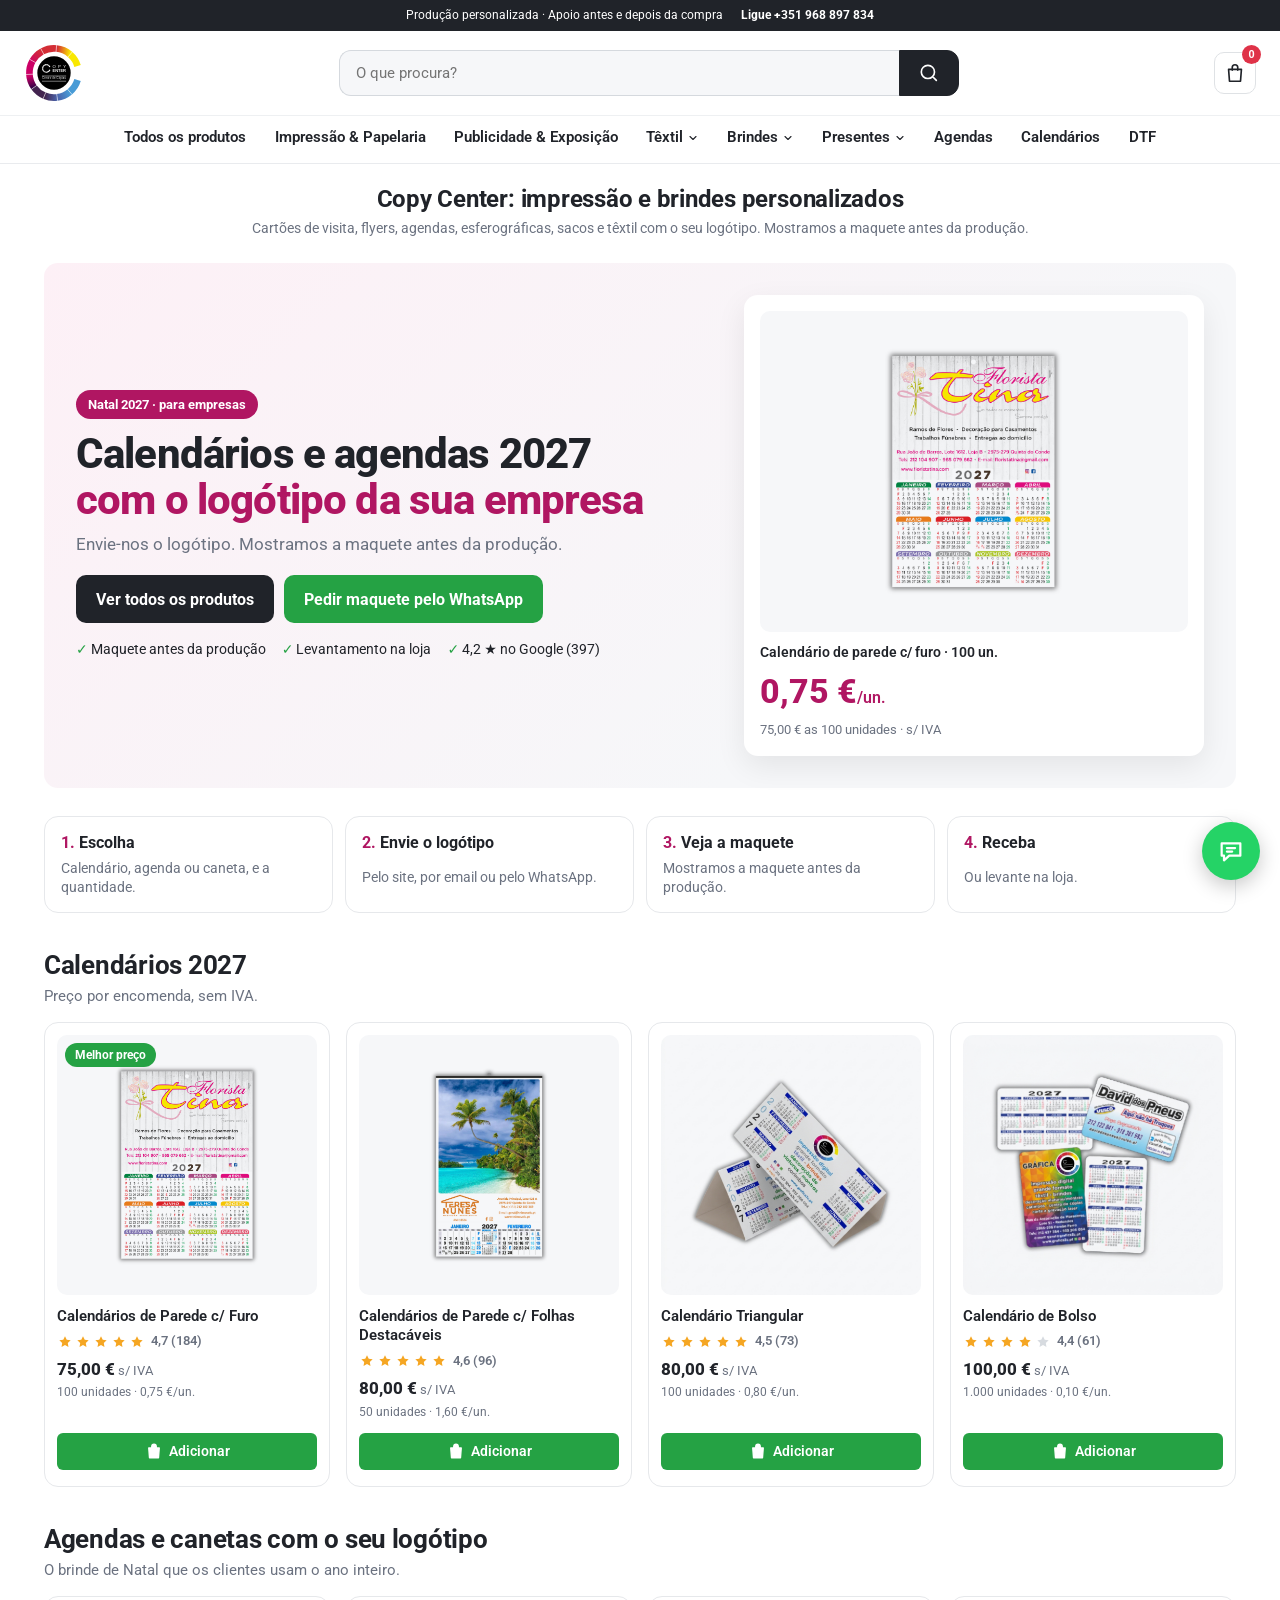
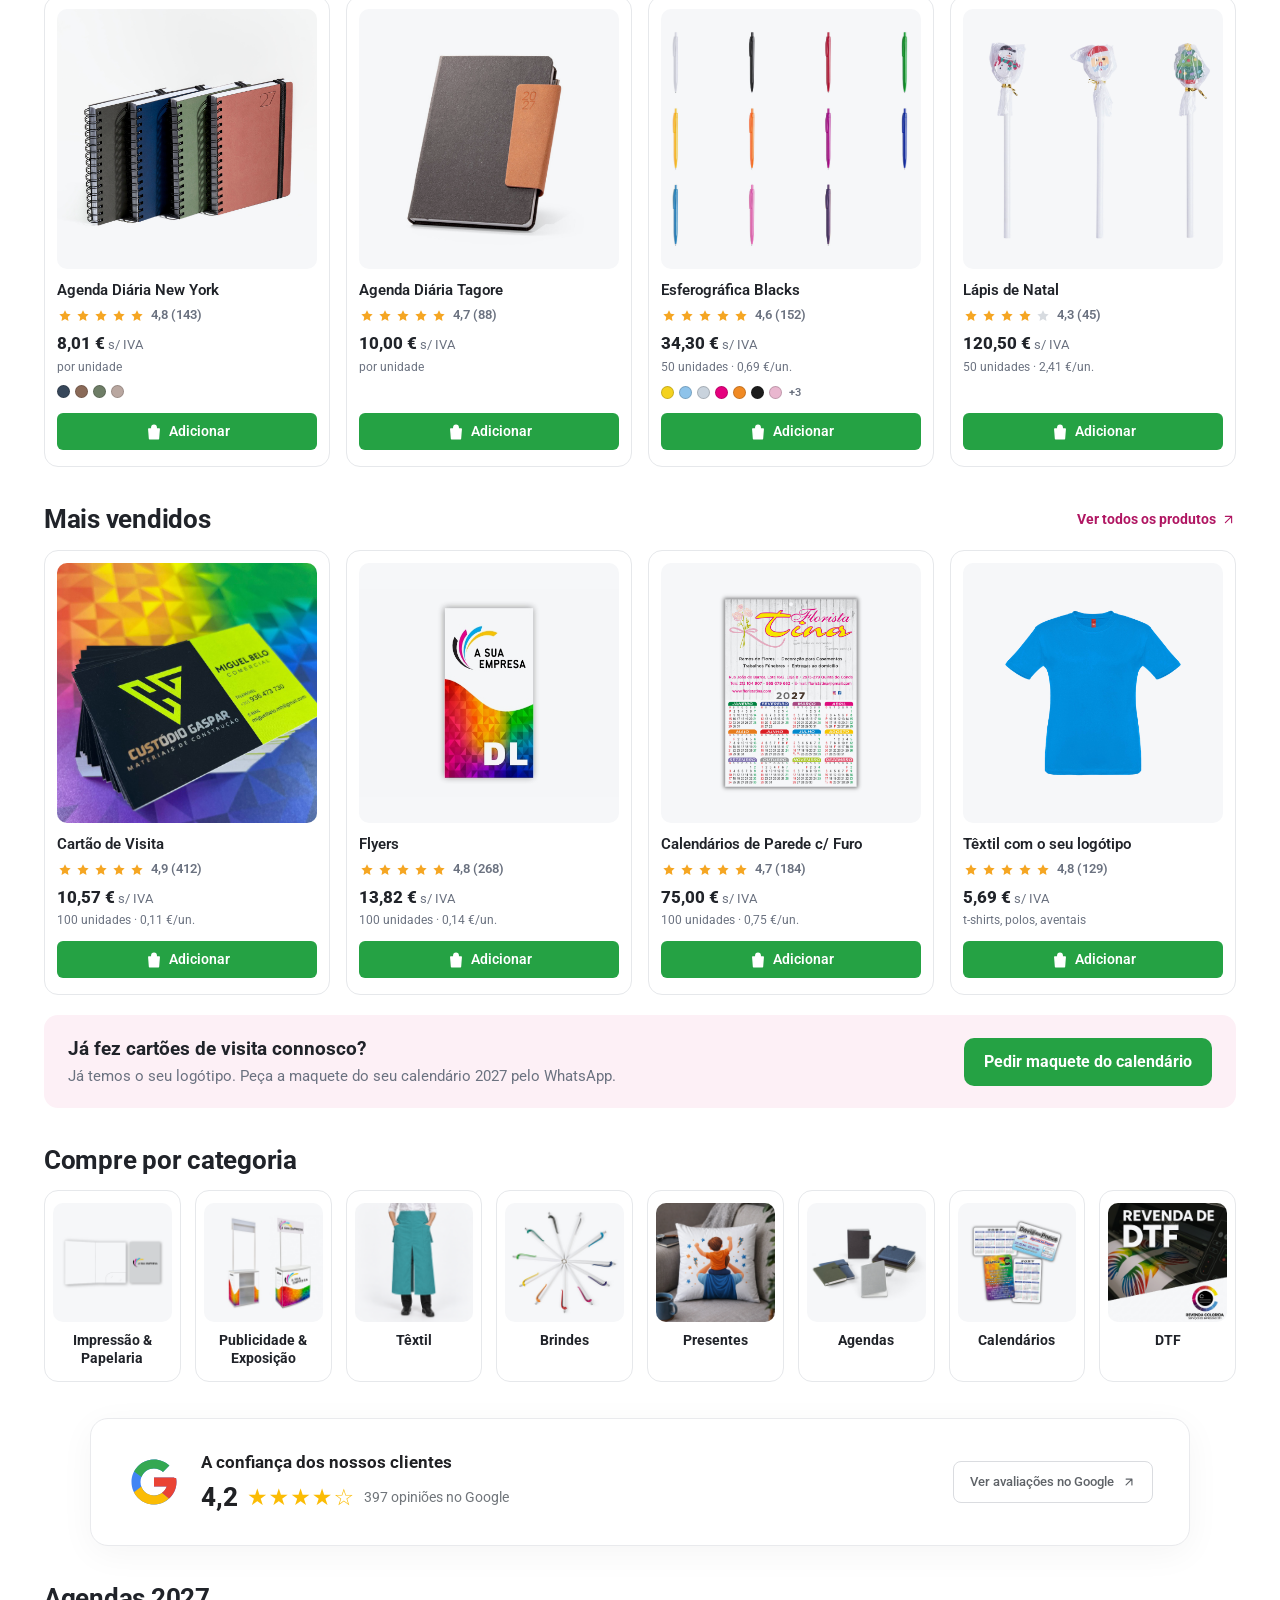
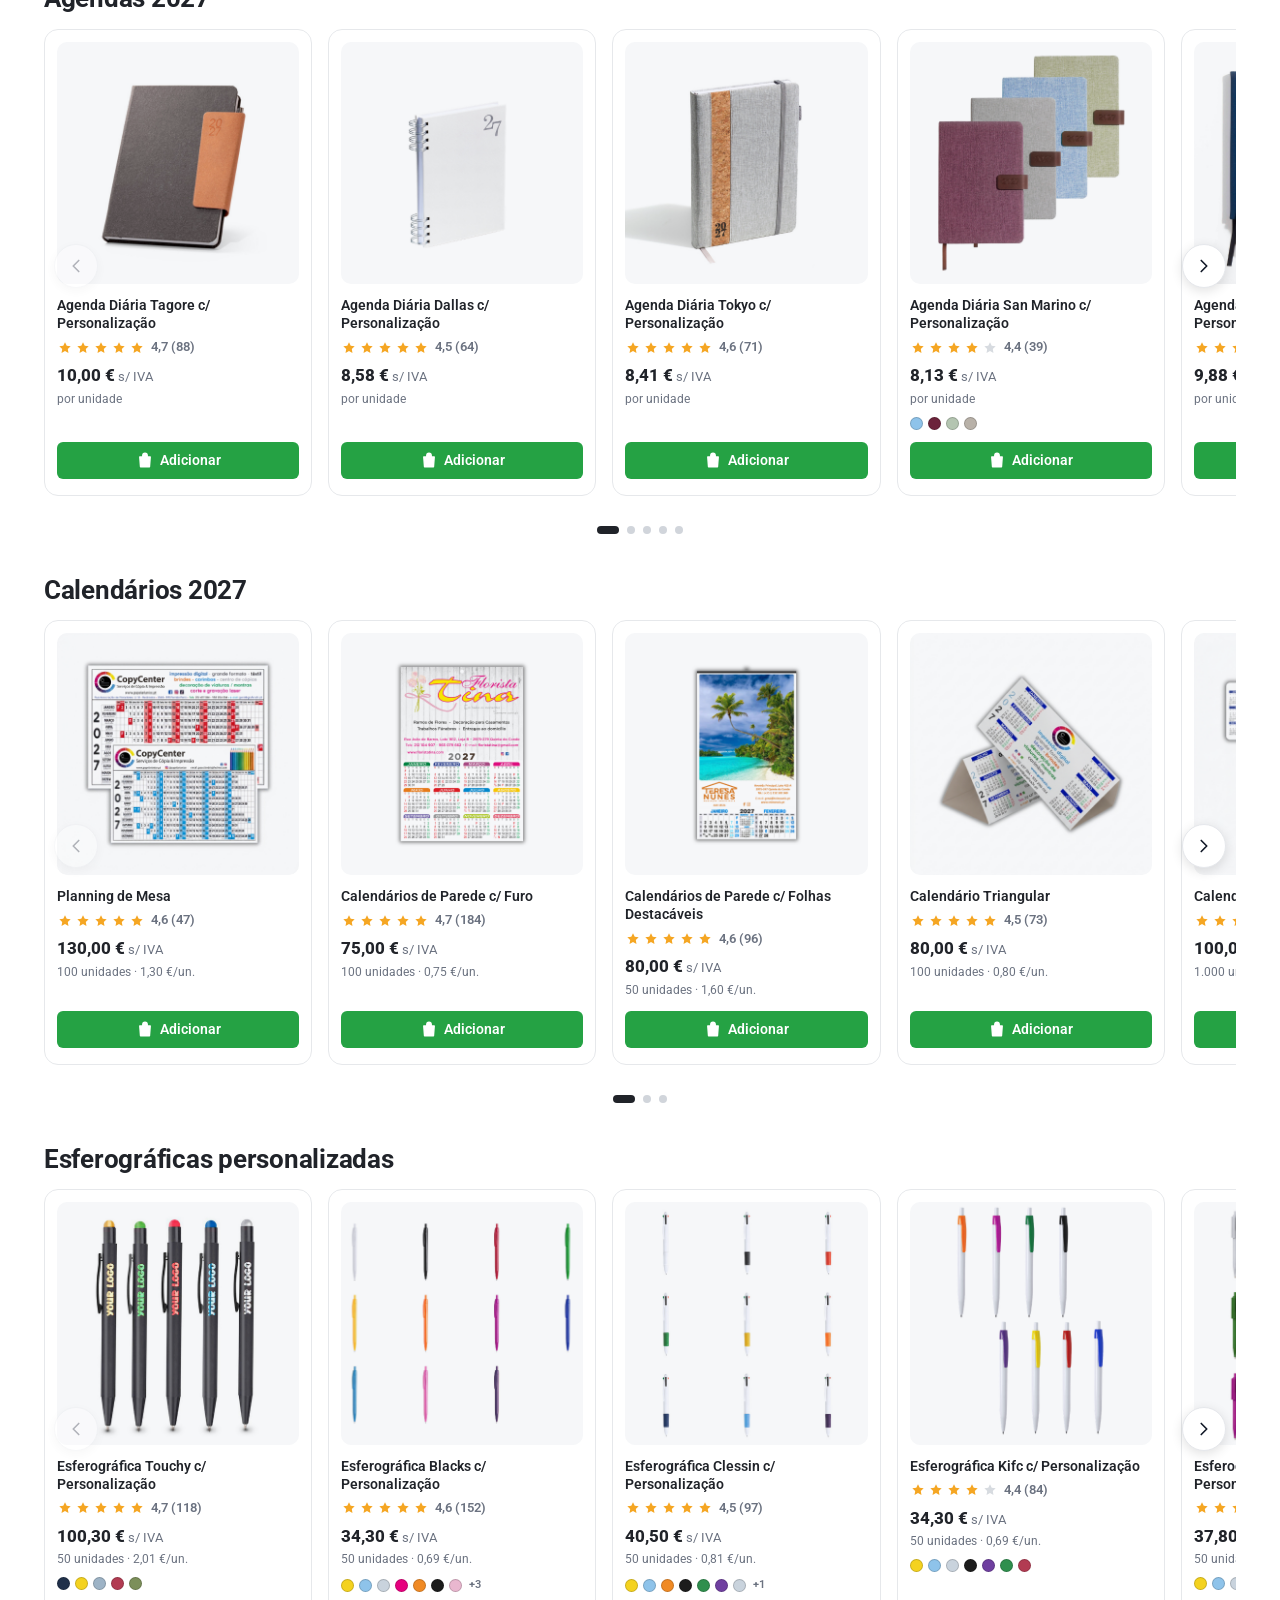
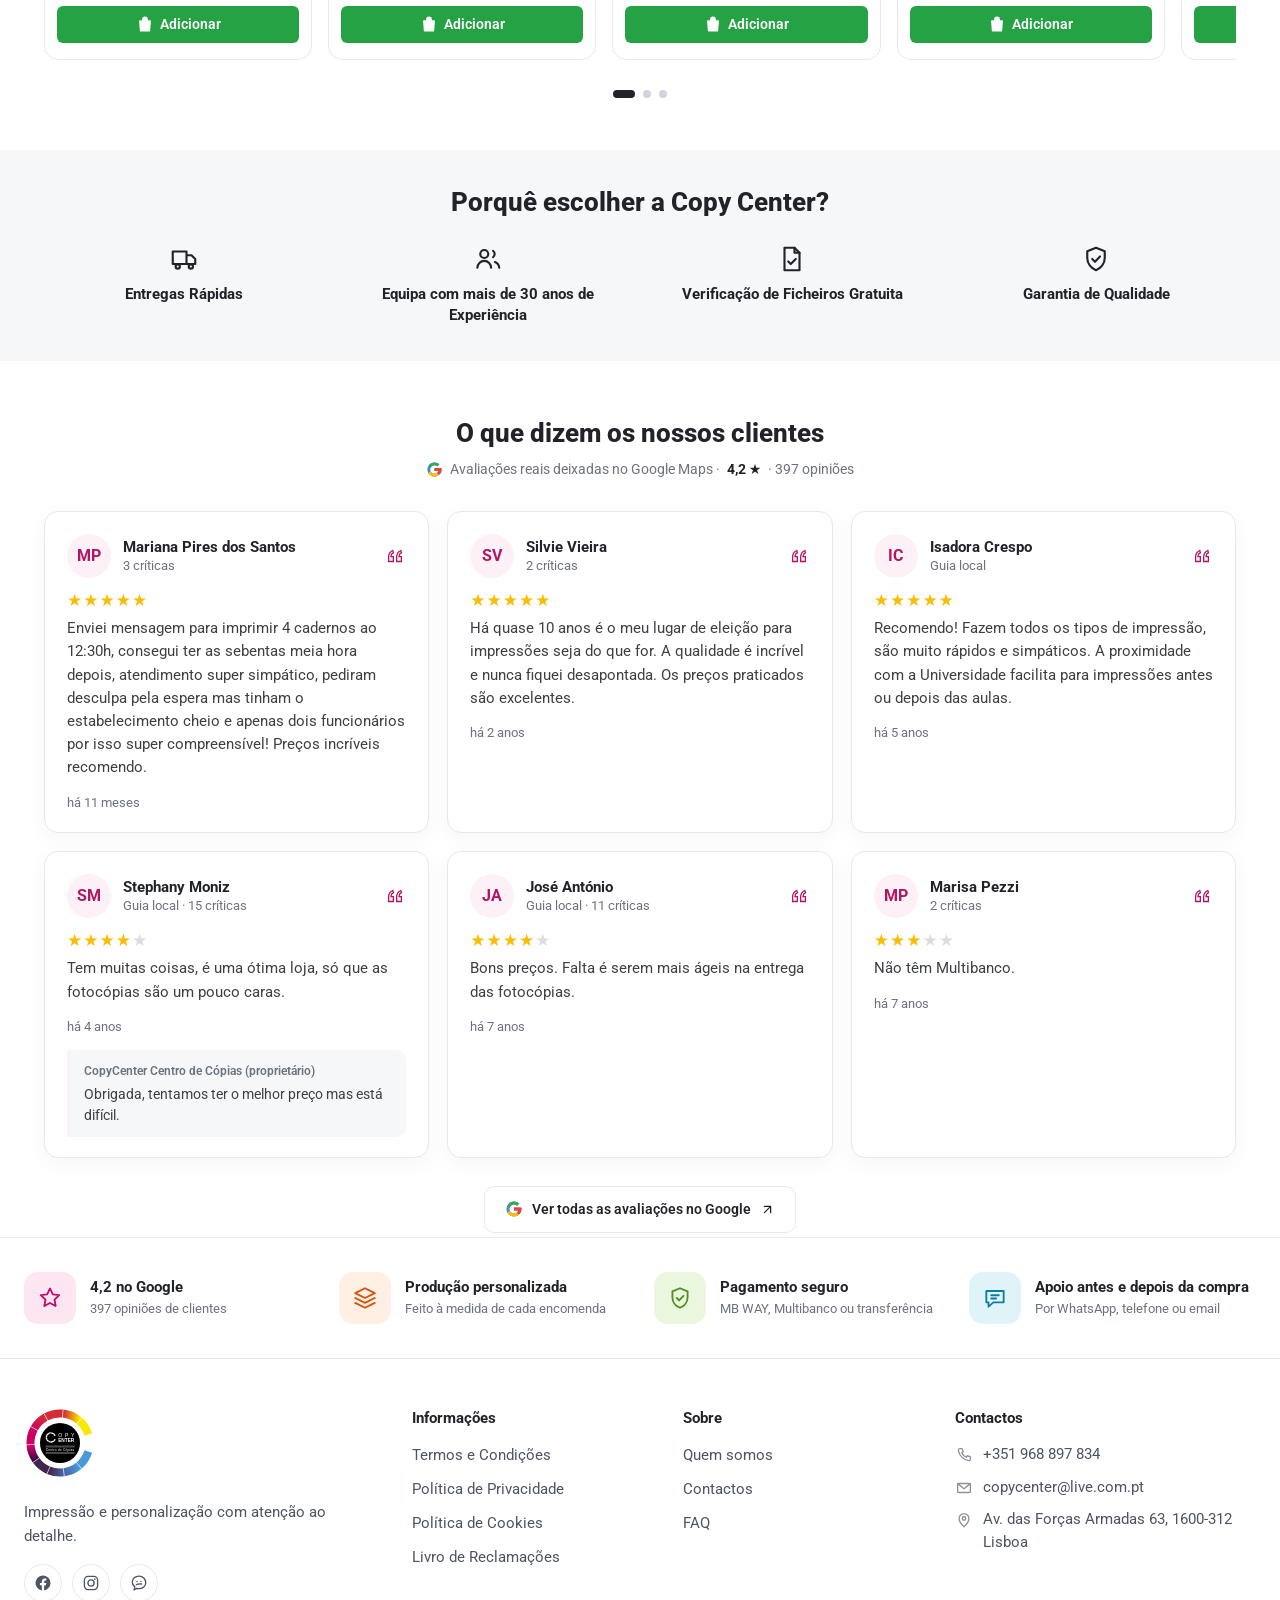
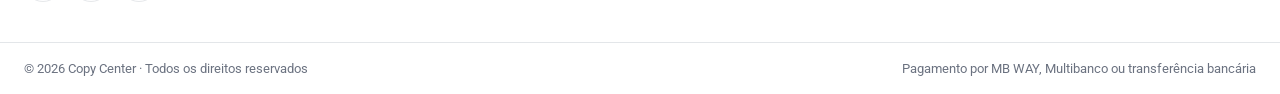
<file: index.html>
<!doctype html>
<html lang="pt-PT">
<head>
  <meta charset="utf-8">
  <meta name="viewport" content="width=device-width, initial-scale=1">
  <title>Copy Center | Impressão e brindes personalizados</title>
  <meta name="description" content="Copy Center: cartões de visita, flyers, agendas, calendários, esferográficas, sacos e têxtil personalizados. Mostramos a maquete antes da produção.">
  <link rel="icon" href="assets/img/logo.svg" type="image/svg+xml">
  <link rel="preconnect" href="https://fonts.googleapis.com">
  <link rel="preconnect" href="https://fonts.gstatic.com" crossorigin>
  <link href="https://fonts.googleapis.com/css2?family=Roboto:wght@400;500;600;700;800;900&display=swap" rel="stylesheet">
  <link rel="stylesheet" href="styles.css?v=20261101c">
</head>
<body>
  <svg class="sprite" aria-hidden="true" focusable="false">
    <defs>
      <symbol id="i-search" viewBox="0 0 24 24"><path d="m20 20-4.2-4.2M18 10.8a7.2 7.2 0 1 1-14.4 0 7.2 7.2 0 0 1 14.4 0"/></symbol>
      <symbol id="i-user" viewBox="0 0 24 24"><path d="M20 20a8 8 0 0 0-16 0M12 12a4 4 0 1 0 0-8 4 4 0 0 0 0 8"/></symbol>
      <symbol id="i-bag" viewBox="0 0 24 24"><path d="M5 8h14l-1 13H6L5 8ZM9 9V6a3 3 0 0 1 6 0v3"/></symbol>
      <symbol id="i-menu" viewBox="0 0 24 24"><path d="M4 7h16M4 12h16M4 17h16"/></symbol>
      <symbol id="i-close" viewBox="0 0 24 24"><path d="m6 6 12 12M18 6 6 18"/></symbol>
      <symbol id="i-chevron" viewBox="0 0 24 24"><path d="m6 9 6 6 6-6"/></symbol>
      <symbol id="i-left" viewBox="0 0 24 24"><path d="M15 18l-6-6 6-6"/></symbol>
      <symbol id="i-right" viewBox="0 0 24 24"><path d="M9 18l6-6-6-6"/></symbol>
      <symbol id="i-up-right" viewBox="0 0 24 24"><path d="M7 17 17 7M7 7h10v10"/></symbol>
      <symbol id="i-image" viewBox="0 0 24 24"><rect x="3" y="4" width="18" height="16" rx="2"/><circle cx="8.5" cy="9.5" r="1.5"/><path d="m21 15-5-5L5 20"/></symbol>
      <symbol id="i-truck" viewBox="0 0 24 24"><path d="M3 6h11v10H3zM14 9h4l3 3v4h-7z"/><circle cx="7" cy="18" r="1.7"/><circle cx="17.5" cy="18" r="1.7"/></symbol>
      <symbol id="i-users" viewBox="0 0 24 24"><circle cx="9" cy="8" r="3.2"/><path d="M3.5 19a5.5 5.5 0 0 1 11 0M16 5.4a3.2 3.2 0 0 1 0 5.2M17.5 14.4A5.5 5.5 0 0 1 21 19"/></symbol>
      <symbol id="i-file-check" viewBox="0 0 24 24"><path d="M6 3h8l4 4v14H6z"/><path d="M14 3v4h4M9 14l2 2 4-4"/></symbol>
      <symbol id="i-shield-check" viewBox="0 0 24 24"><path d="M12 3 5 5.8v5.4c0 4.4 2.9 8.3 7 9.8 4.1-1.5 7-5.4 7-9.8V5.8z"/><path d="m9 12 2.2 2.2L15.2 10"/></symbol>
      <symbol id="i-star" viewBox="0 0 24 24"><path d="M12 3.2l2.6 5.4 5.9.8-4.3 4.1 1 5.9L12 16.6l-5.2 2.8 1-5.9L3.5 9.4l5.9-.8z"/></symbol>
      <symbol id="i-layers" viewBox="0 0 24 24"><path d="M12 3 3 7.5l9 4.5 9-4.5zM3 12l9 4.5 9-4.5M3 16.5 12 21l9-4.5"/></symbol>
      <symbol id="i-chat" viewBox="0 0 24 24"><path d="M4 5.5h16v10.5H10.5L6 20v-4H4z"/><path d="M8.5 9.5h7M8.5 12.5h4.5"/></symbol>
      <symbol id="i-phone" viewBox="0 0 24 24"><path d="M6.5 3.5h3l1.5 4-2 1.5a11 11 0 0 0 6 6l1.5-2 4 1.5v3a2 2 0 0 1-2.2 2A16.5 16.5 0 0 1 4.5 5.7a2 2 0 0 1 2-2.2z"/></symbol>
      <symbol id="i-mail" viewBox="0 0 24 24"><rect x="3.5" y="6" width="17" height="12" rx="1"/><path d="m4 6.5 8 6.5 8-6.5"/></symbol>
      <symbol id="i-pin" viewBox="0 0 24 24"><path d="M12 21s6.5-5.8 6.5-11a6.5 6.5 0 0 0-13 0c0 5.2 6.5 11 6.5 11z"/><circle cx="12" cy="10" r="2.3"/></symbol>
      <symbol id="i-quote" viewBox="0 0 24 24"><path d="M9.5 6C6.5 7.4 5 9.8 5 13.2V18h5.2v-5.4H7.6c0-2 .9-3.4 2.7-4.3zM18.3 6c-3 1.4-4.5 3.8-4.5 7.2V18h5.2v-5.4h-2.6c0-2 .9-3.4 2.7-4.3z"/></symbol>
      <symbol id="i-google" viewBox="0 0 48 48"><path fill="#4285F4" d="M43.6 20.5H42V20H24v8h11.3C33.6 32.7 29.2 36 24 36c-6.6 0-12-5.4-12-12s5.4-12 12-12c3.1 0 5.9 1.2 8 3.1l5.7-5.7C34.1 6.1 29.3 4 24 4 13 4 4 13 4 24s9 20 20 20 20-9 20-20c0-1.3-.1-2.4-.4-3.5z"/><path fill="#34A853" d="M6.3 14.7l6.6 4.8C14.6 15.1 18.9 12 24 12c3.1 0 5.9 1.2 8 3.1l5.7-5.7C34.1 6.1 29.3 4 24 4c-7.7 0-14.4 4.4-17.7 10.7z"/><path fill="#FBBC05" d="M24 44c5.1 0 9.8-2 13.3-5.3l-6.2-5.2C29.1 35.1 26.7 36 24 36c-5.2 0-9.6-3.3-11.2-8l-6.6 5.1C9.5 39.6 16.2 44 24 44z"/><path fill="#EA4335" d="M43.6 20.5H42V20H24v8h11.3c-.8 2.3-2.3 4.2-4.2 5.5l6.2 5.2C41.4 35 44 29.9 44 24c0-1.3-.1-2.4-.4-3.5z"/></symbol>
      <symbol id="i-facebook" viewBox="0 0 24 24"><path fill="currentColor" stroke="none" d="M22 12a10 10 0 1 0-11.56 9.88v-6.99H7.9V12h2.54V9.8c0-2.5 1.49-3.89 3.77-3.89 1.09 0 2.24.2 2.24.2v2.46h-1.26c-1.24 0-1.63.77-1.63 1.56V12h2.78l-.44 2.89h-2.34v6.99A10 10 0 0 0 22 12z"/></symbol>
      <symbol id="i-instagram" viewBox="0 0 24 24"><rect x="3.2" y="3.2" width="17.6" height="17.6" rx="5"/><circle cx="12" cy="12" r="4.1"/><circle cx="17.1" cy="6.9" r="1.1" fill="currentColor" stroke="none"/></symbol>
      <symbol id="i-waze" viewBox="0 0 24 24"><path d="M12 2.8c-5 0-9 3.5-9 8 0 2.6 1.3 4.9 3.4 6.4l-1 3.9 3.9-2c.9.3 1.8.4 2.7.4 5 0 9-3.5 9-8s-4-8.7-9-8.7z"/><circle cx="9.3" cy="10" r="1" fill="currentColor" stroke="none"/><circle cx="14.7" cy="10" r="1" fill="currentColor" stroke="none"/><path d="M8.4 14.2c2-1 4.3-1.4 7-.9"/></symbol>
    </defs>
  </svg>

  <div class="shell">
    <div class="announcement">
      <span>Produção personalizada · Apoio antes e depois da compra</span>
      <a class="announcement__phone" href="tel:+351968897834">Ligue +351 968 897 834</a>
    </div>

    <header class="site-header">
      <div class="header-main">
        <button class="menu-btn" type="button" aria-label="Abrir menu" aria-controls="drawer" aria-expanded="false" data-menu-toggle>
          <svg class="icon" viewBox="0 0 24 24"><use href="#i-menu"/></svg>
        </button>

        <a class="brand" href="index.html" aria-label="Copy Center — início">
          <img src="assets/img/logo.svg" alt="Copy Center" width="60" height="60">
        </a>

        <form class="search" role="search" action="produtos.html" method="get">
          <label class="sr-only" for="q">Procurar produtos</label>
          <input id="q" type="search" name="q" placeholder="O que procura?" required>
          <button type="submit" aria-label="Pesquisar">
            <svg class="icon" viewBox="0 0 24 24"><use href="#i-search"/></svg>
          </button>
        </form>

        <div class="actions">
          <a class="icon-btn cart" href="carrinho.html" aria-label="Carrinho, 0 produtos">
            <svg class="icon" viewBox="0 0 24 24"><use href="#i-bag"/></svg>
            <span class="cart__count">0</span>
          </a>
        </div>
      </div>

      <nav class="main-nav" aria-label="Menu principal">
        <ul class="nav-links">
          <li><a href="produtos.html">Todos os produtos</a></li>
          <li><a href="#">Impressão &amp; Papelaria</a></li>
          <li><a href="#">Publicidade &amp; Exposição</a></li>
          <li class="has-sub">
            <a href="#">Têxtil <svg class="chev"><use href="#i-chevron"/></svg></a>
            <ul class="sub-menu">
              <li><a href="#">Aventais</a></li>
              <li><a href="#">Bonés</a></li>
              <li><a href="#">Batas</a></li>
              <li><a href="#">Casacos</a></li>
              <li><a href="#">Coletes</a></li>
              <li><a href="#">Jalecas</a></li>
              <li><a href="#">Polos</a></li>
              <li><a href="#">Sweatshirts</a></li>
              <li><a href="#">T-shirts</a></li>
              <li><a href="#">Calças</a></li>
              <li><a href="#">Acessórios de Cozinha</a></li>
            </ul>
          </li>
          <li class="has-sub">
            <a href="#">Brindes <svg class="chev"><use href="#i-chevron"/></svg></a>
            <ul class="sub-menu">
              <li><a href="#">Sacos</a></li>
              <li><a href="#">Esferográficas</a></li>
            </ul>
          </li>
          <li class="has-sub">
            <a href="#">Presentes <svg class="chev"><use href="#i-chevron"/></svg></a>
            <ul class="sub-menu">
              <li><a href="#">Agendas</a></li>
              <li><a href="#">Calendários</a></li>
            </ul>
          </li>
          <li><a href="#">Agendas</a></li>
          <li><a href="#">Calendários</a></li>
          <li><a href="#">DTF</a></li>
        </ul>
      </nav>
    </header>

    <nav class="drawer" id="drawer" aria-label="Menu móvel" aria-hidden="true">
      <div class="drawer__top">
        <strong>Menu</strong>
        <button class="icon-btn" type="button" aria-label="Fechar menu" data-menu-close>
          <svg class="icon" viewBox="0 0 24 24"><use href="#i-close"/></svg>
        </button>
      </div>
      <ul class="drawer__links">
        <li><a href="produtos.html">Todos os produtos</a></li>
        <li><a href="#">Impressão &amp; Papelaria</a></li>
        <li><a href="#">Publicidade &amp; Exposição</a></li>
        <li>
          <a href="#">Têxtil</a>
          <ul class="drawer__sub">
            <li><a href="#">Aventais</a></li>
            <li><a href="#">Bonés</a></li>
            <li><a href="#">Batas</a></li>
            <li><a href="#">Casacos</a></li>
            <li><a href="#">Coletes</a></li>
            <li><a href="#">Jalecas</a></li>
            <li><a href="#">Polos</a></li>
            <li><a href="#">Sweatshirts</a></li>
            <li><a href="#">T-shirts</a></li>
            <li><a href="#">Calças</a></li>
            <li><a href="#">Acessórios de Cozinha</a></li>
          </ul>
        </li>
        <li>
          <a href="#">Brindes</a>
          <ul class="drawer__sub">
            <li><a href="#">Sacos</a></li>
            <li><a href="#">Esferográficas</a></li>
          </ul>
        </li>
        <li>
          <a href="#">Presentes</a>
          <ul class="drawer__sub">
            <li><a href="#">Agendas</a></li>
            <li><a href="#">Calendários</a></li>
          </ul>
        </li>
        <li><a href="#">Agendas</a></li>
        <li><a href="#">Calendários</a></li>
        <li><a href="#">DTF</a></li>
      </ul>
      <div class="drawer__bottom">
        <a href="contactos.html">Contactos</a>
      </div>
    </nav>
    <div class="backdrop" aria-hidden="true" data-menu-close></div>

    <a class="skip-link" href="#conteudo">Pular para o conteúdo</a>

    <main id="conteudo">
      <div class="home-intro">
        <h1>Copy Center: impressão e brindes personalizados</h1>
        <p>Cartões de visita, flyers, agendas, esferográficas, sacos e têxtil com o seu logótipo. Mostramos a maquete antes da produção.</p>
      </div>

      <div class="content">
        <section class="hero" aria-labelledby="hero-title">
          <div class="hero__text">
            <span class="hero__badge">Natal 2027 · para empresas</span>
            <h2 class="hero__title" id="hero-title">
              Calendários e agendas 2027
              <span>com o logótipo da sua empresa</span>
            </h2>
            <p class="hero__sub">Envie-nos o logótipo. Mostramos a maquete antes da produção.</p>
            <div class="hero__actions">
              <a class="btn" href="produtos.html">Ver todos os produtos</a>
              <a class="btn btn--green" href="https://wa.me/351968897834" target="_blank" rel="noopener">Pedir maquete pelo WhatsApp</a>
            </div>
            <ul class="chips">
              <li>Maquete antes da produção</li>
              <li>Levantamento na loja</li>
              <li>4,2 ★ no Google (397)</li>
            </ul>
          </div>

          <a class="offer" href="#">
            <span class="offer__media">
              <img src="assets/img/calendario-parede-furo.png" alt="Calendário de parede com furo" loading="lazy" decoding="async" width="300" height="300">
            </span>
            <span class="offer__name">Calendário de parede c/ furo · 100 un.</span>
            <strong class="offer__price">0,75 €<small>/un.</small></strong>
            <span class="offer__note">75,00 € as 100 unidades · s/ IVA</span>
          </a>
        </section>

        <ol class="steps">
          <li><strong>Escolha</strong><span>Calendário, agenda ou caneta, e a quantidade.</span></li>
          <li><strong>Envie o logótipo</strong><span>Pelo site, por email ou pelo WhatsApp.</span></li>
          <li><strong>Veja a maquete</strong><span>Mostramos a maquete antes da produção.</span></li>
          <li><strong>Receba</strong><span>Ou levante na loja.</span></li>
        </ol>

        <section class="section" aria-labelledby="calendarios-title">
          <h2 class="section-title" id="calendarios-title">Calendários 2027</h2>
          <p class="section-note">Preço por encomenda, sem IVA.</p>
          <div class="grid">
            <a class="product-card" href="produto.html?id=calendarios-de-parede-c-furo">
              <span class="product-card__media">
                <span class="badge">Melhor preço</span>
                <img src="assets/img/calendario-parede-furo.png" alt="Calendários de Parede c/ Furo" loading="lazy" decoding="async" width="300" height="300">
              </span>
              <span class="product-card__name">Calendários de Parede c/ Furo</span>
              <span class="product-card__price"><b>75,00 €</b> <em>s/ IVA</em><small>100 unidades · 0,75 €/un.</small></span>
            </a>
            <a class="product-card" href="produto.html?id=calendarios-de-parede-c-folhas-destacaveis">
              <span class="product-card__media">
                <img src="assets/img/calendario-parede-folhas.png" alt="Calendários de Parede c/ Folhas Destacáveis" loading="lazy" decoding="async" width="300" height="300">
              </span>
              <span class="product-card__name">Calendários de Parede c/ Folhas Destacáveis</span>
              <span class="product-card__price"><b>80,00 €</b> <em>s/ IVA</em><small>50 unidades · 1,60 €/un.</small></span>
            </a>
            <a class="product-card" href="produto.html?id=calendario-triangular">
              <span class="product-card__media">
                <img src="assets/img/calendario-triangular.png?v=2" alt="Calendário Triangular" loading="lazy" decoding="async" width="300" height="300">
              </span>
              <span class="product-card__name">Calendário Triangular</span>
              <span class="product-card__price"><b>80,00 €</b> <em>s/ IVA</em><small>100 unidades · 0,80 €/un.</small></span>
            </a>
            <a class="product-card" href="produto.html?id=calendario-de-bolso">
              <span class="product-card__media">
                <img src="assets/img/calendario-bolso.png?v=2" alt="Calendário de Bolso" loading="lazy" decoding="async" width="300" height="300">
              </span>
              <span class="product-card__name">Calendário de Bolso</span>
              <span class="product-card__price"><b>100,00 €</b> <em>s/ IVA</em><small>1.000 unidades · 0,10 €/un.</small></span>
            </a>
          </div>
        </section>

        <section class="section" aria-labelledby="agendas-title">
          <h2 class="section-title" id="agendas-title">Agendas e canetas com o seu logótipo</h2>
          <p class="section-note">O brinde de Natal que os clientes usam o ano inteiro.</p>
          <div class="grid">
            <a class="product-card" href="produto.html?id=agenda-diaria-new-york">
              <span class="product-card__media">
                <img src="assets/img/agenda-new-york.png" alt="Agenda Diária New York" loading="lazy" decoding="async" width="300" height="300">
              </span>
              <span class="product-card__name">Agenda Diária New York</span>
              <span class="product-card__price"><b>8,01 €</b> <em>s/ IVA</em><small>por unidade</small></span>
              <span class="swatches" aria-label="4 cores disponíveis">
                <i style="background:#37475a"></i><i style="background:#8a6a58"></i><i style="background:#6e7d66"></i><i style="background:#b9a7a0"></i>
              </span>
            </a>
            <a class="product-card" href="produto.html?id=agenda-diaria-tagore">
              <span class="product-card__media">
                <img src="assets/img/agenda-tagore.png" alt="Agenda Diária Tagore" loading="lazy" decoding="async" width="300" height="300">
              </span>
              <span class="product-card__name">Agenda Diária Tagore</span>
              <span class="product-card__price"><b>10,00 €</b> <em>s/ IVA</em><small>por unidade</small></span>
            </a>
            <a class="product-card" href="produto.html?id=esferografica-blacks">
              <span class="product-card__media">
                <img src="assets/img/esferografica-blacks.png" alt="Esferográfica Blacks" loading="lazy" decoding="async" width="300" height="300">
              </span>
              <span class="product-card__name">Esferográfica Blacks</span>
              <span class="product-card__price"><b>34,30 €</b> <em>s/ IVA</em><small>50 unidades · 0,69 €/un.</small></span>
              <span class="swatches" aria-label="8 cores disponíveis">
                <i style="background:#f4d21f"></i><i style="background:#8ec3ea"></i><i style="background:#c9d3dd"></i><i style="background:#e6007e"></i><i style="background:#f08a24"></i><i style="background:#1c1c1c"></i><i style="background:#e9b7cf"></i><em class="swatches__more">+3</em>
              </span>
            </a>
            <a class="product-card" href="produto.html?id=lapis-de-natal">
              <span class="product-card__media">
                <img src="assets/img/lapis-natal.png" alt="Lápis de Natal" loading="lazy" decoding="async" width="300" height="300">
              </span>
              <span class="product-card__name">Lápis de Natal</span>
              <span class="product-card__price"><b>120,50 €</b> <em>s/ IVA</em><small>50 unidades · 2,41 €/un.</small></span>
            </a>
          </div>
        </section>

        <section class="section" aria-labelledby="mais-title">
          <div class="section-head section-head--split">
            <h2 class="section-title" id="mais-title">Mais vendidos</h2>
            <a class="section-link" href="produtos.html">Ver todos os produtos <svg class="icon" viewBox="0 0 24 24"><use href="#i-up-right"/></svg></a>
          </div>
          <div class="grid">
            <a class="product-card" href="produto.html?id=cartao-de-visita">
              <span class="product-card__media">
                <img src="assets/img/cartao-visita.jpg" alt="Cartão de Visita" loading="lazy" decoding="async" width="300" height="300">
              </span>
              <span class="product-card__name">Cartão de Visita</span>
              <span class="product-card__price"><b>10,57 €</b> <em>s/ IVA</em><small>100 unidades · 0,11 €/un.</small></span>
            </a>
            <a class="product-card" href="produto.html?id=flyers">
              <span class="product-card__media">
                <img src="assets/img/flyers.jpg" alt="Flyers" loading="lazy" decoding="async" width="300" height="300">
              </span>
              <span class="product-card__name">Flyers</span>
              <span class="product-card__price"><b>13,82 €</b> <em>s/ IVA</em><small>100 unidades · 0,14 €/un.</small></span>
            </a>
            <a class="product-card" href="produto.html?id=calendarios-de-parede-c-furo">
              <span class="product-card__media">
                <img src="assets/img/calendario-parede-furo.png" alt="Calendários de Parede c/ Furo" loading="lazy" decoding="async" width="300" height="300">
              </span>
              <span class="product-card__name">Calendários de Parede c/ Furo</span>
              <span class="product-card__price"><b>75,00 €</b> <em>s/ IVA</em><small>100 unidades · 0,75 €/un.</small></span>
            </a>
            <a class="product-card" href="produto.html?id=textil-com-o-seu-logotipo">
              <span class="product-card__media">
                <img src="assets/img/textil.png" alt="Têxtil com o seu logótipo" loading="lazy" decoding="async" width="300" height="300">
              </span>
              <span class="product-card__name">Têxtil com o seu logótipo</span>
              <span class="product-card__price"><b>5,69 €</b> <em>s/ IVA</em><small>t-shirts, polos, aventais</small></span>
            </a>
          </div>
        </section>

        <aside class="promo">
          <div>
            <strong>Já fez cartões de visita connosco?</strong>
            <span>Já temos o seu logótipo. Peça a maquete do seu calendário 2027 pelo WhatsApp.</span>
          </div>
          <a class="btn btn--green" href="#">Pedir maquete do calendário</a>
        </aside>

        <section class="section" aria-labelledby="categorias-title">
          <h2 class="section-title" id="categorias-title">Compre por categoria</h2>
          <nav class="categories" aria-label="Categorias">
            <a class="category" href="#">
              <span class="category__media"><img src="assets/img/categoria-impressao.png" alt="Impressão &amp; Papelaria" loading="lazy" decoding="async" width="300" height="300"></span>
              <span class="category__name">Impressão &amp; Papelaria</span>
            </a>
            <a class="category" href="#">
              <span class="category__media"><img src="assets/img/categoria-publicidade.jpg" alt="Publicidade &amp; Exposição" loading="lazy" decoding="async" width="300" height="300"></span>
              <span class="category__name">Publicidade &amp; Exposição</span>
            </a>
            <a class="category" href="#">
              <span class="category__media"><img src="assets/img/categoria-textil.png" alt="Têxtil" loading="lazy" decoding="async" width="300" height="300"></span>
              <span class="category__name">Têxtil</span>
            </a>
            <a class="category" href="#">
              <span class="category__media"><img src="assets/img/categoria-brindes.png" alt="Brindes" loading="lazy" decoding="async" width="300" height="300"></span>
              <span class="category__name">Brindes</span>
            </a>
            <a class="category" href="#">
              <span class="category__media"><img src="assets/img/categoria-presentes.png" alt="Presentes" loading="lazy" decoding="async" width="300" height="300"></span>
              <span class="category__name">Presentes</span>
            </a>
            <a class="category" href="#">
              <span class="category__media"><img src="assets/img/categoria-agendas.png" alt="Agendas" loading="lazy" decoding="async" width="300" height="300"></span>
              <span class="category__name">Agendas</span>
            </a>
            <a class="category" href="#">
              <span class="category__media"><img src="assets/img/categoria-calendarios.png" alt="Calendários" loading="lazy" decoding="async" width="300" height="300"></span>
              <span class="category__name">Calendários</span>
            </a>
            <a class="category" href="#">
              <span class="category__media"><img src="assets/img/categoria-dtf.png?v=2" alt="DTF" loading="lazy" decoding="async" width="300" height="300"></span>
              <span class="category__name">DTF</span>
            </a>
          </nav>
        </section>

        <section class="reviews" aria-label="Avaliações da Copy Center no Google">
          <div class="reviews__card">
            <div class="reviews__left">
              <svg class="reviews__logo" viewBox="0 0 48 48" aria-hidden="true">
                <path fill="#4285F4" d="M43.6 20.5H42V20H24v8h11.3C33.6 32.7 29.2 36 24 36c-6.6 0-12-5.4-12-12s5.4-12 12-12c3.1 0 5.9 1.2 8 3.1l5.7-5.7C34.1 6.1 29.3 4 24 4 13 4 4 13 4 24s9 20 20 20 20-9 20-20c0-1.3-.1-2.4-.4-3.5z"/>
                <path fill="#34A853" d="M6.3 14.7l6.6 4.8C14.6 15.1 18.9 12 24 12c3.1 0 5.9 1.2 8 3.1l5.7-5.7C34.1 6.1 29.3 4 24 4c-7.7 0-14.4 4.4-17.7 10.7z"/>
                <path fill="#FBBC05" d="M24 44c5.1 0 9.8-2 13.3-5.3l-6.2-5.2C29.1 35.1 26.7 36 24 36c-5.2 0-9.6-3.3-11.2-8l-6.6 5.1C9.5 39.6 16.2 44 24 44z"/>
                <path fill="#EA4335" d="M43.6 20.5H42V20H24v8h11.3c-.8 2.3-2.3 4.2-4.2 5.5l6.2 5.2C41.4 35 44 29.9 44 24c0-1.3-.1-2.4-.4-3.5z"/>
              </svg>
              <div class="reviews__info">
                <p class="reviews__heading">A confiança dos nossos clientes</p>
                <div class="reviews__rating">
                  <span class="reviews__score">4,2</span>
                  <span class="reviews__stars" aria-label="4,2 em 5 estrelas">★★★★☆</span>
                  <span class="reviews__count">397 opiniões no Google</span>
                </div>
              </div>
            </div>
            <a class="reviews__button" href="https://maps.app.goo.gl/YYydRnyrPfehxvtr9" target="_blank" rel="noopener">
              Ver avaliações no Google
              <svg class="icon" viewBox="0 0 24 24"><use href="#i-up-right"/></svg>
            </a>
          </div>
        </section>

        <section class="carousel" aria-labelledby="agendas-carousel-title" data-carousel>
          <div class="section-head">
            <h2 class="section-title" id="agendas-carousel-title">Agendas 2027</h2>
          </div>
          <div class="carousel__viewport">
            <ul class="carousel__track" tabindex="0" role="region" aria-label="Lista de produtos">
              <li class="carousel__slide">
                <a class="product-card" href="produto.html?id=agenda-diaria-tagore">
                  <span class="product-card__media"><img src="assets/img/agenda-tagore.png" alt="Agenda Diária Tagore c/ Personalização" loading="lazy" decoding="async" width="300" height="300"></span>
                  <span class="product-card__name">Agenda Diária Tagore c/ Personalização</span>
                  <span class="product-card__price"><b>10,00 €</b> <em>s/ IVA</em><small>por unidade</small></span>
                </a>
              </li>
              <li class="carousel__slide">
                <a class="product-card" href="produto.html?id=agenda-diaria-dallas">
                  <span class="product-card__media"><img src="assets/img/agenda-dallas.png" alt="Agenda Diária Dallas c/ Personalização" loading="lazy" decoding="async" width="300" height="300"></span>
                  <span class="product-card__name">Agenda Diária Dallas c/ Personalização</span>
                  <span class="product-card__price"><b>8,58 €</b> <em>s/ IVA</em><small>por unidade</small></span>
                </a>
              </li>
              <li class="carousel__slide">
                <a class="product-card" href="produto.html?id=agenda-diaria-tokyo">
                  <span class="product-card__media"><img src="assets/img/agenda-tokyo.png" alt="Agenda Diária Tokyo c/ Personalização" loading="lazy" decoding="async" width="300" height="300"></span>
                  <span class="product-card__name">Agenda Diária Tokyo c/ Personalização</span>
                  <span class="product-card__price"><b>8,41 €</b> <em>s/ IVA</em><small>por unidade</small></span>
                </a>
              </li>
              <li class="carousel__slide">
                <a class="product-card" href="produto.html?id=agenda-diaria-san-marino">
                  <span class="product-card__media"><img src="assets/img/agenda-san-marino.png" alt="Agenda Diária San Marino c/ Personalização" loading="lazy" decoding="async" width="300" height="300"></span>
                  <span class="product-card__name">Agenda Diária San Marino c/ Personalização</span>
                  <span class="product-card__price"><b>8,13 €</b> <em>s/ IVA</em><small>por unidade</small></span>
                  <span class="swatches" aria-label="4 cores disponíveis">
                    <i style="background:#8ec3ea"></i><i style="background:#6c233b"></i><i style="background:#b4c5b1"></i><i style="background:#b8b1a8"></i>
                  </span>
                </a>
              </li>
              <li class="carousel__slide">
                <a class="product-card" href="produto.html?id=agenda-diaria-vegas">
                  <span class="product-card__media"><img src="assets/img/agenda-vegas.png" alt="Agenda Diária Vegas c/ Personalização" loading="lazy" decoding="async" width="300" height="300"></span>
                  <span class="product-card__name">Agenda Diária Vegas c/ Personalização</span>
                  <span class="product-card__price"><b>9,88 €</b> <em>s/ IVA</em><small>por unidade</small></span>
                </a>
              </li>
              <li class="carousel__slide">
                <a class="product-card" href="produto.html?id=agenda-diaria-new-york">
                  <span class="product-card__media"><img src="assets/img/agenda-new-york.png" alt="Agenda Diária New York c/ Personalização" loading="lazy" decoding="async" width="300" height="300"></span>
                  <span class="product-card__name">Agenda Diária New York c/ Personalização</span>
                  <span class="product-card__price"><b>8,01 €</b> <em>s/ IVA</em><small>por unidade</small></span>
                  <span class="swatches" aria-label="3 cores disponíveis">
                    <i style="background:#20304a"></i><i style="background:#4f5b4a"></i><i style="background:#a7a29b"></i>
                  </span>
                </a>
              </li>
              <li class="carousel__slide">
                <a class="product-card" href="produto.html?id=agenda-diaria-spenser">
                  <span class="product-card__media"><img src="assets/img/agenda-spenser.png" alt="Agenda Diária Spenser c/ Personalização" loading="lazy" decoding="async" width="300" height="300"></span>
                  <span class="product-card__name">Agenda Diária Spenser c/ Personalização</span>
                  <span class="product-card__price"><b>10,81 €</b> <em>s/ IVA</em><small>por unidade</small></span>
                </a>
              </li>
              <li class="carousel__slide">
                <a class="product-card" href="produto.html?id=agenda-diaria-musset">
                  <span class="product-card__media"><img src="assets/img/agenda-musset.png" alt="Agenda Diária Musset c/ Personalização" loading="lazy" decoding="async" width="300" height="300"></span>
                  <span class="product-card__name">Agenda Diária Musset c/ Personalização</span>
                  <span class="product-card__price"><b>11,67 €</b> <em>s/ IVA</em><small>por unidade</small></span>
                </a>
              </li>
            </ul>
            <button class="carousel__arrow carousel__arrow--prev" type="button" aria-label="Produtos anteriores">
              <svg class="icon" viewBox="0 0 24 24"><use href="#i-left"/></svg>
            </button>
            <button class="carousel__arrow carousel__arrow--next" type="button" aria-label="Próximos produtos">
              <svg class="icon" viewBox="0 0 24 24"><use href="#i-right"/></svg>
            </button>
          </div>
          <div class="carousel__dots" role="group" aria-label="Navegação dos produtos"></div>
        </section>

        <section class="carousel" aria-labelledby="calendarios-carousel-title" data-carousel>
          <div class="section-head">
            <h2 class="section-title" id="calendarios-carousel-title">Calendários 2027</h2>
          </div>
          <div class="carousel__viewport">
            <ul class="carousel__track" tabindex="0" role="region" aria-label="Lista de produtos">
              <li class="carousel__slide">
                <a class="product-card" href="produto.html?id=planning-de-mesa">
                  <span class="product-card__media"><img src="assets/img/planning-mesa.png" alt="Planning de Mesa" loading="lazy" decoding="async" width="300" height="300"></span>
                  <span class="product-card__name">Planning de Mesa</span>
                  <span class="product-card__price"><b>130,00 €</b> <em>s/ IVA</em><small>100 unidades · 1,30 €/un.</small></span>
                </a>
              </li>
              <li class="carousel__slide">
                <a class="product-card" href="produto.html?id=calendarios-de-parede-c-furo">
                  <span class="product-card__media"><img src="assets/img/calendario-parede-furo.png" alt="Calendários de Parede c/ Furo" loading="lazy" decoding="async" width="300" height="300"></span>
                  <span class="product-card__name">Calendários de Parede c/ Furo</span>
                  <span class="product-card__price"><b>75,00 €</b> <em>s/ IVA</em><small>100 unidades · 0,75 €/un.</small></span>
                </a>
              </li>
              <li class="carousel__slide">
                <a class="product-card" href="produto.html?id=calendarios-de-parede-c-folhas-destacaveis">
                  <span class="product-card__media"><img src="assets/img/calendario-parede-folhas.png" alt="Calendários de Parede c/ Folhas Destacáveis" loading="lazy" decoding="async" width="300" height="300"></span>
                  <span class="product-card__name">Calendários de Parede c/ Folhas Destacáveis</span>
                  <span class="product-card__price"><b>80,00 €</b> <em>s/ IVA</em><small>50 unidades · 1,60 €/un.</small></span>
                </a>
              </li>
              <li class="carousel__slide">
                <a class="product-card" href="produto.html?id=calendario-triangular">
                  <span class="product-card__media"><img src="assets/img/calendario-triangular.png?v=2" alt="Calendário Triangular" loading="lazy" decoding="async" width="300" height="300"></span>
                  <span class="product-card__name">Calendário Triangular</span>
                  <span class="product-card__price"><b>80,00 €</b> <em>s/ IVA</em><small>100 unidades · 0,80 €/un.</small></span>
                </a>
              </li>
              <li class="carousel__slide">
                <a class="product-card" href="produto.html?id=calendario-de-bolso">
                  <span class="product-card__media"><img src="assets/img/calendario-bolso.png?v=2" alt="Calendário de Bolso" loading="lazy" decoding="async" width="300" height="300"></span>
                  <span class="product-card__name">Calendário de Bolso</span>
                  <span class="product-card__price"><b>100,00 €</b> <em>s/ IVA</em><small>1.000 unidades · 0,10 €/un.</small></span>
                </a>
              </li>
              <li class="carousel__slide">
                <a class="product-card" href="produto.html?id=calendario-de-secretaria">
                  <span class="product-card__media"><img src="assets/img/calendario-iman.png" alt="Calendário de Secretária" loading="lazy" decoding="async" width="300" height="300"></span>
                  <span class="product-card__name">Calendário de Secretária</span>
                  <span class="product-card__price"><b>60,00 €</b> <em>s/ IVA</em><small>50 unidades · 1,20 €/un.</small></span>
                </a>
              </li>
            </ul>
            <button class="carousel__arrow carousel__arrow--prev" type="button" aria-label="Produtos anteriores">
              <svg class="icon" viewBox="0 0 24 24"><use href="#i-left"/></svg>
            </button>
            <button class="carousel__arrow carousel__arrow--next" type="button" aria-label="Próximos produtos">
              <svg class="icon" viewBox="0 0 24 24"><use href="#i-right"/></svg>
            </button>
          </div>
          <div class="carousel__dots" role="group" aria-label="Navegação dos produtos"></div>
        </section>

        <section class="carousel" aria-labelledby="canetas-carousel-title" data-carousel>
          <div class="section-head">
            <h2 class="section-title" id="canetas-carousel-title">Esferográficas personalizadas</h2>
          </div>
          <div class="carousel__viewport">
            <ul class="carousel__track" tabindex="0" role="region" aria-label="Lista de produtos">
              <li class="carousel__slide">
                <a class="product-card" href="produto.html?id=esferografica-touchy">
                  <span class="product-card__media"><img src="assets/img/pen-touchy.png" alt="Esferográfica Touchy c/ Personalização" loading="lazy" decoding="async" width="300" height="300"></span>
                  <span class="product-card__name">Esferográfica Touchy c/ Personalização</span>
                  <span class="product-card__price"><b>100,30 €</b> <em>s/ IVA</em><small>50 unidades · 2,01 €/un.</small></span>
                  <span class="swatches" aria-label="5 cores disponíveis">
                    <i style="background:#20304a"></i><i style="background:#f4d21f"></i><i style="background:#9db3c6"></i><i style="background:#b23b52"></i><i style="background:#7c8f5a"></i>
                  </span>
                </a>
              </li>
              <li class="carousel__slide">
                <a class="product-card" href="produto.html?id=esferografica-blacks">
                  <span class="product-card__media"><img src="assets/img/esferografica-blacks.png" alt="Esferográfica Blacks c/ Personalização" loading="lazy" decoding="async" width="300" height="300"></span>
                  <span class="product-card__name">Esferográfica Blacks c/ Personalização</span>
                  <span class="product-card__price"><b>34,30 €</b> <em>s/ IVA</em><small>50 unidades · 0,69 €/un.</small></span>
                  <span class="swatches" aria-label="8 cores disponíveis">
                    <i style="background:#f4d21f"></i><i style="background:#8ec3ea"></i><i style="background:#c9d3dd"></i><i style="background:#e6007e"></i><i style="background:#f08a24"></i><i style="background:#1c1c1c"></i><i style="background:#e9b7cf"></i><em class="swatches__more">+3</em>
                  </span>
                </a>
              </li>
              <li class="carousel__slide">
                <a class="product-card" href="produto.html?id=esferografica-clessin">
                  <span class="product-card__media"><img src="assets/img/pen-clessin.png" alt="Esferográfica Clessin c/ Personalização" loading="lazy" decoding="async" width="300" height="300"></span>
                  <span class="product-card__name">Esferográfica Clessin c/ Personalização</span>
                  <span class="product-card__price"><b>40,50 €</b> <em>s/ IVA</em><small>50 unidades · 0,81 €/un.</small></span>
                  <span class="swatches" aria-label="7 cores disponíveis">
                    <i style="background:#f4d21f"></i><i style="background:#8ec3ea"></i><i style="background:#f08a24"></i><i style="background:#1c1c1c"></i><i style="background:#2f8f4e"></i><i style="background:#6f3fa0"></i><i style="background:#c9d3dd"></i><em class="swatches__more">+1</em>
                  </span>
                </a>
              </li>
              <li class="carousel__slide">
                <a class="product-card" href="produto.html?id=esferografica-kifc">
                  <span class="product-card__media"><img src="assets/img/pen-kific.png" alt="Esferográfica Kifc c/ Personalização" loading="lazy" decoding="async" width="300" height="300"></span>
                  <span class="product-card__name">Esferográfica Kifc c/ Personalização</span>
                  <span class="product-card__price"><b>34,30 €</b> <em>s/ IVA</em><small>50 unidades · 0,69 €/un.</small></span>
                  <span class="swatches" aria-label="7 cores disponíveis">
                    <i style="background:#f4d21f"></i><i style="background:#8ec3ea"></i><i style="background:#c9d3dd"></i><i style="background:#1c1c1c"></i><i style="background:#6f3fa0"></i><i style="background:#2f8f4e"></i><i style="background:#b23b52"></i>
                  </span>
                </a>
              </li>
              <li class="carousel__slide">
                <a class="product-card" href="produto.html?id=esferografica-person">
                  <span class="product-card__media"><img src="assets/img/pen-skipper.png" alt="Esferográfica Person c/ Personalização" loading="lazy" decoding="async" width="300" height="300"></span>
                  <span class="product-card__name">Esferográfica Person c/ Personalização</span>
                  <span class="product-card__price"><b>37,80 €</b> <em>s/ IVA</em><small>50 unidades · 0,76 €/un.</small></span>
                  <span class="swatches" aria-label="3 cores disponíveis">
                    <i style="background:#f4d21f"></i><i style="background:#8ec3ea"></i><i style="background:#c9d3dd"></i>
                  </span>
                </a>
              </li>
              <li class="carousel__slide">
                <a class="product-card" href="produto.html?id=esferografica-buastel">
                  <span class="product-card__media"><img src="assets/img/pen-buastel.png" alt="Esferográfica Buastel c/ Personalização" loading="lazy" decoding="async" width="300" height="300"></span>
                  <span class="product-card__name">Esferográfica Buastel c/ Personalização</span>
                  <span class="product-card__price"><b>48,80 €</b> <em>s/ IVA</em><small>50 unidades · 0,98 €/un.</small></span>
                  <span class="swatches" aria-label="5 cores disponíveis">
                    <i style="background:#f4d21f"></i><i style="background:#8ec3ea"></i><i style="background:#f6c6d4"></i><i style="background:#b9d08b"></i><i style="background:#6f3fa0"></i>
                  </span>
                </a>
              </li>
            </ul>
            <button class="carousel__arrow carousel__arrow--prev" type="button" aria-label="Produtos anteriores">
              <svg class="icon" viewBox="0 0 24 24"><use href="#i-left"/></svg>
            </button>
            <button class="carousel__arrow carousel__arrow--next" type="button" aria-label="Próximos produtos">
              <svg class="icon" viewBox="0 0 24 24"><use href="#i-right"/></svg>
            </button>
          </div>
          <div class="carousel__dots" role="group" aria-label="Navegação dos produtos"></div>
        </section>
      </div>

      <section class="why" aria-labelledby="why-title">
        <div class="why__inner">
          <h2 class="why__title" id="why-title">Porquê escolher a Copy Center?</h2>
          <div class="why__grid">
            <div class="why__item">
              <svg class="why__icon" viewBox="0 0 24 24"><use href="#i-truck"/></svg>
              <h3>Entregas Rápidas</h3>
            </div>
            <div class="why__item">
              <svg class="why__icon" viewBox="0 0 24 24"><use href="#i-users"/></svg>
              <h3>Equipa com mais de 30 anos de Experiência</h3>
            </div>
            <div class="why__item">
              <svg class="why__icon" viewBox="0 0 24 24"><use href="#i-file-check"/></svg>
              <h3>Verificação de Ficheiros Gratuita</h3>
            </div>
            <div class="why__item">
              <svg class="why__icon" viewBox="0 0 24 24"><use href="#i-shield-check"/></svg>
              <h3>Garantia de Qualidade</h3>
            </div>
          </div>
        </div>
      </section>

      <section class="client-reviews" aria-labelledby="client-reviews-title">
        <div class="client-reviews__inner">
          <div class="client-reviews__head">
            <h2 class="client-reviews__title" id="client-reviews-title">O que dizem os nossos clientes</h2>
            <p class="client-reviews__subtitle">
              <svg class="client-reviews__gicon" aria-hidden="true" viewBox="0 0 48 48"><use href="#i-google"/></svg>
              Avaliações reais deixadas no Google Maps · <strong>4,2 ★</strong> · 397 opiniões
            </p>
          </div>

          <ul class="client-reviews__grid" data-reviews-track>
            <li class="review-card">
              <div class="review-card__top">
                <span class="review-card__avatar-wrap" data-initials="MP"><img class="review-card__avatar" src="https://lh3.googleusercontent.com/a/ACg8ocJ_qk8zd2T9kHBGLygQYDZGxFsit4n1wvAiSho4h4cNR36rK5M=s64-c-rp-mo-br100" alt="" loading="lazy" referrerpolicy="no-referrer" width="44" height="44" onerror="this.remove()"></span>
                <div class="review-card__who">
                  <span class="review-card__name">Mariana Pires dos Santos</span>
                  <span class="review-card__meta">3 críticas</span>
                </div>
                <svg class="review-card__quote" aria-hidden="true"><use href="#i-quote"/></svg>
              </div>
              <div class="review-card__stars" aria-label="5 em 5 estrelas">★★★★★</div>
              <p class="review-card__text">Enviei mensagem para imprimir 4 cadernos ao 12:30h, consegui ter as sebentas meia hora depois, atendimento super simpático, pediram desculpa pela espera mas tinham o estabelecimento cheio e apenas dois funcionários por isso super compreensível! Preços incríveis recomendo.</p>
              <span class="review-card__date">há 11 meses</span>
            </li>

            <li class="review-card">
              <div class="review-card__top">
                <span class="review-card__avatar-wrap" data-initials="SV"><img class="review-card__avatar" src="https://lh3.googleusercontent.com/a-/ALV-UjXstTxiHWWod_3dMO_vURMwus4EJZpzKhTAz6F72zE9cbOlVzIW=s64-c-rp-mo-br100" alt="" loading="lazy" referrerpolicy="no-referrer" width="44" height="44" onerror="this.remove()"></span>
                <div class="review-card__who">
                  <span class="review-card__name">Silvie Vieira</span>
                  <span class="review-card__meta">2 críticas</span>
                </div>
                <svg class="review-card__quote" aria-hidden="true"><use href="#i-quote"/></svg>
              </div>
              <div class="review-card__stars" aria-label="5 em 5 estrelas">★★★★★</div>
              <p class="review-card__text">Há quase 10 anos é o meu lugar de eleição para impressões seja do que for. A qualidade é incrível e nunca fiquei desapontada. Os preços praticados são excelentes.</p>
              <span class="review-card__date">há 2 anos</span>
            </li>

            <li class="review-card">
              <div class="review-card__top">
                <span class="review-card__avatar-wrap" data-initials="IC"><img class="review-card__avatar" src="https://lh3.googleusercontent.com/a-/ALV-UjX4KpdF8A5Vahw5aWSK-61hlTKqg6gKYAw5zqI1dx1nzVLXlhrI=s64-c-rp-mo-ba12-br100" alt="" loading="lazy" referrerpolicy="no-referrer" width="44" height="44" onerror="this.remove()"></span>
                <div class="review-card__who">
                  <span class="review-card__name">Isadora Crespo</span>
                  <span class="review-card__meta">Guia local</span>
                </div>
                <svg class="review-card__quote" aria-hidden="true"><use href="#i-quote"/></svg>
              </div>
              <div class="review-card__stars" aria-label="5 em 5 estrelas">★★★★★</div>
              <p class="review-card__text">Recomendo! Fazem todos os tipos de impressão, são muito rápidos e simpáticos. A proximidade com a Universidade facilita para impressões antes ou depois das aulas.</p>
              <span class="review-card__date">há 5 anos</span>
            </li>

            <li class="review-card">
              <div class="review-card__top">
                <span class="review-card__avatar-wrap" data-initials="SM"><img class="review-card__avatar" src="" alt="" loading="lazy" referrerpolicy="no-referrer" width="44" height="44" onerror="this.remove()"></span>
                <div class="review-card__who">
                  <span class="review-card__name">Stephany Moniz</span>
                  <span class="review-card__meta">Guia local · 15 críticas</span>
                </div>
                <svg class="review-card__quote" aria-hidden="true"><use href="#i-quote"/></svg>
              </div>
              <div class="review-card__stars" aria-label="4 em 5 estrelas">★★★★<span class="review-card__star--off">★</span></div>
              <p class="review-card__text">Tem muitas coisas, é uma ótima loja, só que as fotocópias são um pouco caras.</p>
              <span class="review-card__date">há 4 anos</span>
              <div class="review-card__reply">
                <span class="review-card__reply-author">CopyCenter Centro de Cópias (proprietário)</span>
                <p class="review-card__reply-text">Obrigada, tentamos ter o melhor preço mas está difícil.</p>
              </div>
            </li>

            <li class="review-card">
              <div class="review-card__top">
                <span class="review-card__avatar-wrap" data-initials="JA"><img class="review-card__avatar" src="https://lh3.googleusercontent.com/a/ACg8ocJPk5GsYxybdRT81XnzXoik57ZMBsHCT3jhopF4tr1W9nBfIw=s64-c-rp-mo-ba12-br100" alt="" loading="lazy" referrerpolicy="no-referrer" width="44" height="44" onerror="this.remove()"></span>
                <div class="review-card__who">
                  <span class="review-card__name">José António</span>
                  <span class="review-card__meta">Guia local · 11 críticas</span>
                </div>
                <svg class="review-card__quote" aria-hidden="true"><use href="#i-quote"/></svg>
              </div>
              <div class="review-card__stars" aria-label="4 em 5 estrelas">★★★★<span class="review-card__star--off">★</span></div>
              <p class="review-card__text">Bons preços. Falta é serem mais ágeis na entrega das fotocópias.</p>
              <span class="review-card__date">há 7 anos</span>
            </li>

            <li class="review-card">
              <div class="review-card__top">
                <span class="review-card__avatar-wrap" data-initials="MP"><img class="review-card__avatar" src="https://lh3.googleusercontent.com/a-/ALV-UjUIJrrUE_JK3eP_SrjFuKDzvyUSmdoPahwRLLPEw5CiFTkZ_eqQ6g=s64-c-rp-mo-br100" alt="" loading="lazy" referrerpolicy="no-referrer" width="44" height="44" onerror="this.remove()"></span>
                <div class="review-card__who">
                  <span class="review-card__name">Marisa Pezzi</span>
                  <span class="review-card__meta">2 críticas</span>
                </div>
                <svg class="review-card__quote" aria-hidden="true"><use href="#i-quote"/></svg>
              </div>
              <div class="review-card__stars" aria-label="3 em 5 estrelas">★★★<span class="review-card__star--off">★★</span></div>
              <p class="review-card__text">Não têm Multibanco.</p>
              <span class="review-card__date">há 7 anos</span>
            </li>
          </ul>

          <div class="client-reviews__actions">
            <a class="client-reviews__button" href="https://maps.app.goo.gl/YYydRnyrPfehxvtr9" target="_blank" rel="noopener">
              <svg class="client-reviews__gicon" aria-hidden="true" viewBox="0 0 48 48"><use href="#i-google"/></svg>
              Ver todas as avaliações no Google
              <svg class="icon" viewBox="0 0 24 24"><use href="#i-up-right"/></svg>
            </a>
          </div>
        </div>
      </section>
    </main>

    <footer class="site-footer">
      <ul class="footer-trust">
        <li>
          <span class="footer-trust__icon footer-trust__icon--pink"><svg class="icon" viewBox="0 0 24 24"><use href="#i-star"/></svg></span>
          <div><strong>4,2 no Google</strong><span>397 opiniões de clientes</span></div>
        </li>
        <li>
          <span class="footer-trust__icon footer-trust__icon--orange"><svg class="icon" viewBox="0 0 24 24"><use href="#i-layers"/></svg></span>
          <div><strong>Produção personalizada</strong><span>Feito à medida de cada encomenda</span></div>
        </li>
        <li>
          <span class="footer-trust__icon footer-trust__icon--green"><svg class="icon" viewBox="0 0 24 24"><use href="#i-shield-check"/></svg></span>
          <div><strong>Pagamento seguro</strong><span>MB WAY, Multibanco ou transferência</span></div>
        </li>
        <li>
          <span class="footer-trust__icon footer-trust__icon--blue"><svg class="icon" viewBox="0 0 24 24"><use href="#i-chat"/></svg></span>
          <div><strong>Apoio antes e depois da compra</strong><span>Por WhatsApp, telefone ou email</span></div>
        </li>
      </ul>

      <div class="footer-main">
        <div class="footer-grid">
          <section class="footer-brand">
            <a class="footer-brand__logo-link" href="index.html" aria-label="Copy Center — início">
              <img class="footer-brand__logo" src="assets/img/logo.svg" alt="Copy Center" width="72" height="72">
            </a>
            <p>Impressão e personalização com atenção ao detalhe.</p>
            <ul class="footer-social" aria-label="Redes sociais da Copy Center">
              <li><a href="https://www.facebook.com/centro.copias.1/" target="_blank" rel="noopener" aria-label="Facebook da Copy Center"><svg class="icon" viewBox="0 0 24 24"><use href="#i-facebook"/></svg></a></li>
              <li><a href="https://www.instagram.com/copycenter_entrecampos/" target="_blank" rel="noopener" aria-label="Instagram da Copy Center"><svg class="icon" viewBox="0 0 24 24"><use href="#i-instagram"/></svg></a></li>
              <li><a href="https://www.waze.com/live-map/directions/pt/lisboa/lisboa/copycenter-centro-de-copias?to=place.ChIJlWu7ZwQzGQ0Rg36do5DjImA" target="_blank" rel="noopener" aria-label="Ver a Copy Center no Waze"><svg class="icon" viewBox="0 0 24 24"><use href="#i-waze"/></svg></a></li>
            </ul>
          </section>
          <nav aria-label="Termos e políticas">
            <h3>Informações</h3>
            <ul class="footer-links">
              <li><a href="#">Termos e Condições</a></li>
              <li><a href="#">Política de Privacidade</a></li>
              <li><a href="#">Política de Cookies</a></li>
              <li><a href="#">Livro de Reclamações</a></li>
            </ul>
          </nav>
          <nav aria-label="Sobre a Copy Center">
            <h3>Sobre</h3>
            <ul class="footer-links">
              <li><a href="sobre.html">Quem somos</a></li>
              <li><a href="contactos.html">Contactos</a></li>
              <li><a href="faq.html">FAQ</a></li>
            </ul>
          </nav>
          <section class="footer-contact">
            <h3>Contactos</h3>
            <a href="tel:+351968897834"><svg class="icon" viewBox="0 0 24 24"><use href="#i-phone"/></svg><span>+351 968 897 834</span></a>
            <a href="mailto:copycenter@live.com.pt"><svg class="icon" viewBox="0 0 24 24"><use href="#i-mail"/></svg><span>copycenter@live.com.pt</span></a>
            <p class="footer-address"><svg class="icon" viewBox="0 0 24 24"><use href="#i-pin"/></svg><span>Av. das Forças Armadas 63, 1600-312 Lisboa</span></p>
          </section>
        </div>
        <div class="footer-copy">
          <span>© 2026 Copy Center · Todos os direitos reservados</span>
          <span>Pagamento por MB WAY, Multibanco ou transferência bancária</span>
        </div>
      </div>
    </footer>

    <a class="chat" href="https://wa.me/351968897834" target="_blank" rel="noopener" aria-label="Falar por WhatsApp">
      <svg class="icon" viewBox="0 0 24 24"><use href="#i-chat"/></svg>
    </a>
  </div>

  <script src="catalogo-data.js?v=20261101c"></script>
  <script src="home-cards.js?v=20261101c"></script>
  <script src="app.js?v=20261101c"></script>
</body>
</html>
</file>
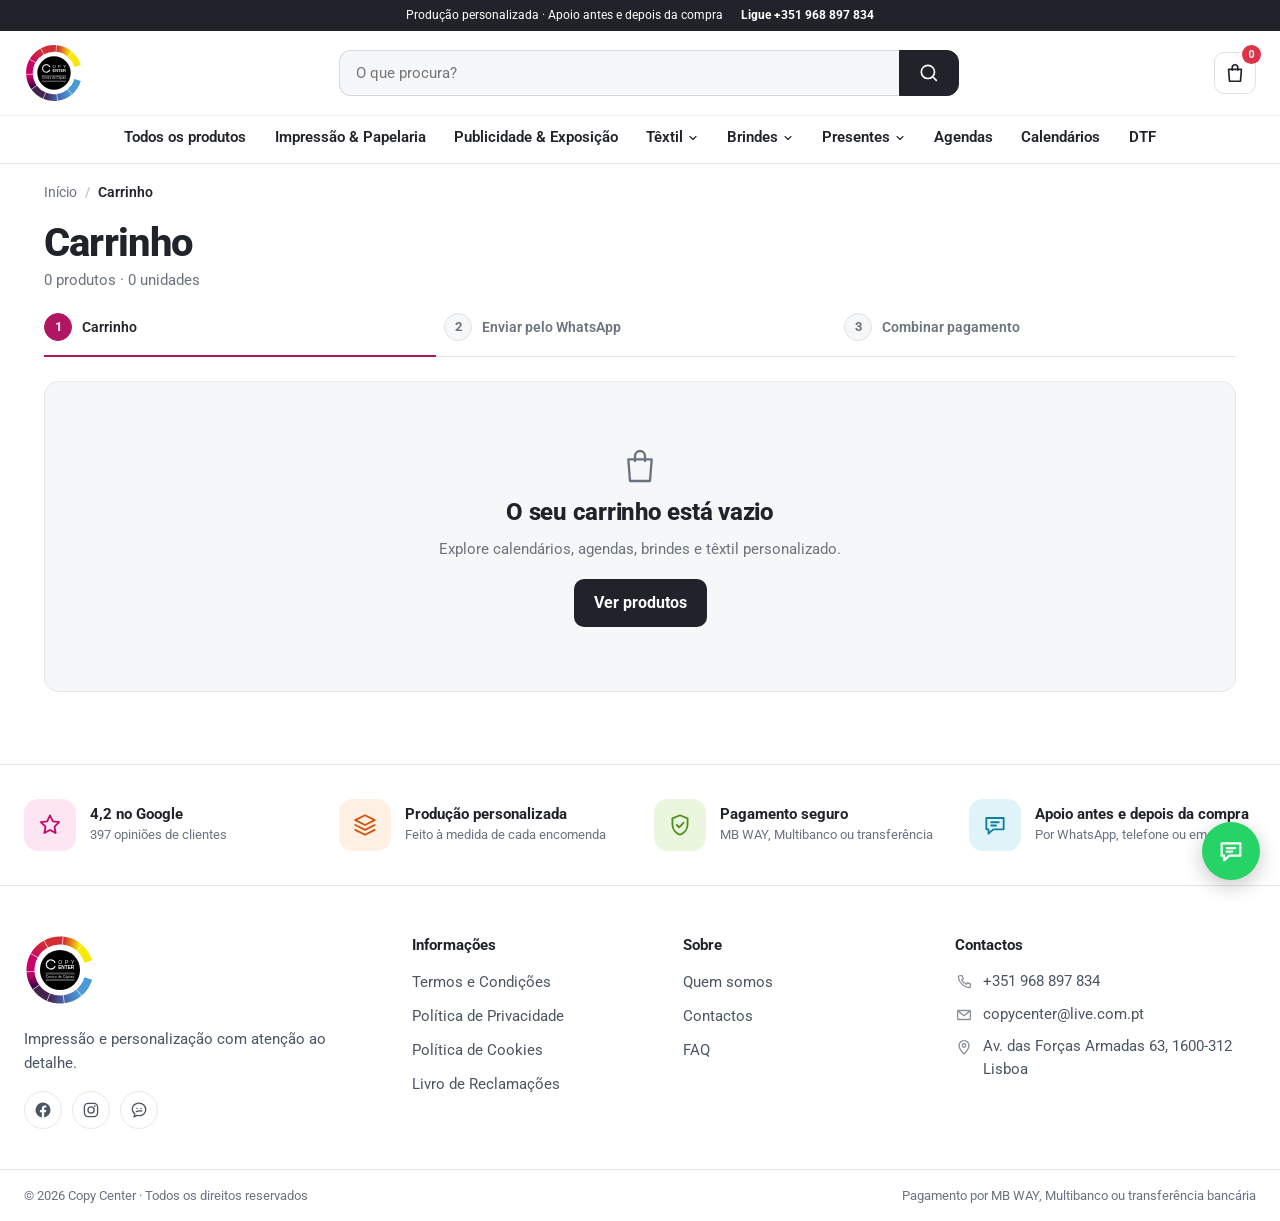
<file: carrinho.html>
<!doctype html>
<html lang="pt-PT">
<head>
  <meta charset="utf-8">
  <meta name="viewport" content="width=device-width, initial-scale=1">
  <title>Carrinho | Copy Center</title>
  <meta name="description" content="Reveja os produtos do seu carrinho, quantidades e resumo da encomenda na Copy Center.">
  <link rel="icon" href="assets/img/logo.svg" type="image/svg+xml">
  <link rel="preconnect" href="https://fonts.googleapis.com">
  <link rel="preconnect" href="https://fonts.gstatic.com" crossorigin>
  <link href="https://fonts.googleapis.com/css2?family=Roboto:wght@400;500;600;700;800;900&display=swap" rel="stylesheet">
  <link rel="stylesheet" href="styles.css?v=20261101c">
</head>
<body>
  <svg class="sprite" aria-hidden="true" focusable="false">
    <defs>
      <symbol id="i-search" viewBox="0 0 24 24"><path d="m20 20-4.2-4.2M18 10.8a7.2 7.2 0 1 1-14.4 0 7.2 7.2 0 0 1 14.4 0"/></symbol>
      <symbol id="i-user" viewBox="0 0 24 24"><path d="M20 20a8 8 0 0 0-16 0M12 12a4 4 0 1 0 0-8 4 4 0 0 0 0 8"/></symbol>
      <symbol id="i-bag" viewBox="0 0 24 24"><path d="M5 8h14l-1 13H6L5 8ZM9 9V6a3 3 0 0 1 6 0v3"/></symbol>
      <symbol id="i-menu" viewBox="0 0 24 24"><path d="M4 7h16M4 12h16M4 17h16"/></symbol>
      <symbol id="i-close" viewBox="0 0 24 24"><path d="m6 6 12 12M18 6 6 18"/></symbol>
      <symbol id="i-chevron" viewBox="0 0 24 24"><path d="m6 9 6 6 6-6"/></symbol>
      <symbol id="i-left" viewBox="0 0 24 24"><path d="M15 18l-6-6 6-6"/></symbol>
      <symbol id="i-right" viewBox="0 0 24 24"><path d="M9 18l6-6-6-6"/></symbol>
      <symbol id="i-up-right" viewBox="0 0 24 24"><path d="M7 17 17 7M7 7h10v10"/></symbol>
      <symbol id="i-image" viewBox="0 0 24 24"><rect x="3" y="4" width="18" height="16" rx="2"/><circle cx="8.5" cy="9.5" r="1.5"/><path d="m21 15-5-5L5 20"/></symbol>
      <symbol id="i-truck" viewBox="0 0 24 24"><path d="M3 6h11v10H3zM14 9h4l3 3v4h-7z"/><circle cx="7" cy="18" r="1.7"/><circle cx="17.5" cy="18" r="1.7"/></symbol>
      <symbol id="i-users" viewBox="0 0 24 24"><circle cx="9" cy="8" r="3.2"/><path d="M3.5 19a5.5 5.5 0 0 1 11 0M16 5.4a3.2 3.2 0 0 1 0 5.2M17.5 14.4A5.5 5.5 0 0 1 21 19"/></symbol>
      <symbol id="i-file-check" viewBox="0 0 24 24"><path d="M6 3h8l4 4v14H6z"/><path d="M14 3v4h4M9 14l2 2 4-4"/></symbol>
      <symbol id="i-shield-check" viewBox="0 0 24 24"><path d="M12 3 5 5.8v5.4c0 4.4 2.9 8.3 7 9.8 4.1-1.5 7-5.4 7-9.8V5.8z"/><path d="m9 12 2.2 2.2L15.2 10"/></symbol>
      <symbol id="i-star" viewBox="0 0 24 24"><path d="M12 3.2l2.6 5.4 5.9.8-4.3 4.1 1 5.9L12 16.6l-5.2 2.8 1-5.9L3.5 9.4l5.9-.8z"/></symbol>
      <symbol id="i-layers" viewBox="0 0 24 24"><path d="M12 3 3 7.5l9 4.5 9-4.5zM3 12l9 4.5 9-4.5M3 16.5 12 21l9-4.5"/></symbol>
      <symbol id="i-chat" viewBox="0 0 24 24"><path d="M4 5.5h16v10.5H10.5L6 20v-4H4z"/><path d="M8.5 9.5h7M8.5 12.5h4.5"/></symbol>
      <symbol id="i-phone" viewBox="0 0 24 24"><path d="M6.5 3.5h3l1.5 4-2 1.5a11 11 0 0 0 6 6l1.5-2 4 1.5v3a2 2 0 0 1-2.2 2A16.5 16.5 0 0 1 4.5 5.7a2 2 0 0 1 2-2.2z"/></symbol>
      <symbol id="i-mail" viewBox="0 0 24 24"><rect x="3.5" y="6" width="17" height="12" rx="1"/><path d="m4 6.5 8 6.5 8-6.5"/></symbol>
      <symbol id="i-pin" viewBox="0 0 24 24"><path d="M12 21s6.5-5.8 6.5-11a6.5 6.5 0 0 0-13 0c0 5.2 6.5 11 6.5 11z"/><circle cx="12" cy="10" r="2.3"/></symbol>
      <symbol id="i-facebook" viewBox="0 0 24 24"><path fill="currentColor" stroke="none" d="M22 12a10 10 0 1 0-11.56 9.88v-6.99H7.9V12h2.54V9.8c0-2.5 1.49-3.89 3.77-3.89 1.09 0 2.24.2 2.24.2v2.46h-1.26c-1.24 0-1.63.77-1.63 1.56V12h2.78l-.44 2.89h-2.34v6.99A10 10 0 0 0 22 12z"/></symbol>
      <symbol id="i-instagram" viewBox="0 0 24 24"><rect x="3.2" y="3.2" width="17.6" height="17.6" rx="5"/><circle cx="12" cy="12" r="4.1"/><circle cx="17.1" cy="6.9" r="1.1" fill="currentColor" stroke="none"/></symbol>
      <symbol id="i-waze" viewBox="0 0 24 24"><path d="M12 2.8c-5 0-9 3.5-9 8 0 2.6 1.3 4.9 3.4 6.4l-1 3.9 3.9-2c.9.3 1.8.4 2.7.4 5 0 9-3.5 9-8s-4-8.7-9-8.7z"/><circle cx="9.3" cy="10" r="1" fill="currentColor" stroke="none"/><circle cx="14.7" cy="10" r="1" fill="currentColor" stroke="none"/><path d="M8.4 14.2c2-1 4.3-1.4 7-.9"/></symbol>
    </defs>
  </svg>

  <div class="shell">
    <div class="announcement">
      <span>Produção personalizada · Apoio antes e depois da compra</span>
      <a class="announcement__phone" href="tel:+351968897834">Ligue +351 968 897 834</a>
    </div>

    <header class="site-header">
      <div class="header-main">
        <button class="menu-btn" type="button" aria-label="Abrir menu" aria-controls="drawer" aria-expanded="false" data-menu-toggle>
          <svg class="icon" viewBox="0 0 24 24"><use href="#i-menu"/></svg>
        </button>

        <a class="brand" href="index.html" aria-label="Copy Center — início">
          <img src="assets/img/logo.svg" alt="Copy Center" width="60" height="60">
        </a>

        <form class="search" role="search" action="produtos.html" method="get">
          <label class="sr-only" for="q">Procurar produtos</label>
          <input id="q" type="search" name="q" placeholder="O que procura?" required>
          <button type="submit" aria-label="Pesquisar">
            <svg class="icon" viewBox="0 0 24 24"><use href="#i-search"/></svg>
          </button>
        </form>

        <div class="actions">
          <a class="icon-btn cart" href="carrinho.html" aria-label="Carrinho, 0 produtos" aria-current="page">
            <svg class="icon" viewBox="0 0 24 24"><use href="#i-bag"/></svg>
            <span class="cart__count">0</span>
          </a>
        </div>
      </div>

      <nav class="main-nav" aria-label="Menu principal">
        <ul class="nav-links">
          <li><a href="produtos.html">Todos os produtos</a></li>
          <li><a href="#">Impressão &amp; Papelaria</a></li>
          <li><a href="#">Publicidade &amp; Exposição</a></li>
          <li class="has-sub">
            <a href="#">Têxtil <svg class="chev"><use href="#i-chevron"/></svg></a>
            <ul class="sub-menu">
              <li><a href="#">Aventais</a></li>
              <li><a href="#">Bonés</a></li>
              <li><a href="#">Batas</a></li>
              <li><a href="#">Casacos</a></li>
              <li><a href="#">Coletes</a></li>
              <li><a href="#">Jalecas</a></li>
              <li><a href="#">Polos</a></li>
              <li><a href="#">Sweatshirts</a></li>
              <li><a href="#">T-shirts</a></li>
              <li><a href="#">Calças</a></li>
              <li><a href="#">Acessórios de Cozinha</a></li>
            </ul>
          </li>
          <li class="has-sub">
            <a href="#">Brindes <svg class="chev"><use href="#i-chevron"/></svg></a>
            <ul class="sub-menu">
              <li><a href="#">Sacos</a></li>
              <li><a href="#">Esferográficas</a></li>
            </ul>
          </li>
          <li class="has-sub">
            <a href="#">Presentes <svg class="chev"><use href="#i-chevron"/></svg></a>
            <ul class="sub-menu">
              <li><a href="#">Agendas</a></li>
              <li><a href="#">Calendários</a></li>
            </ul>
          </li>
          <li><a href="#">Agendas</a></li>
          <li><a href="#">Calendários</a></li>
          <li><a href="#">DTF</a></li>
        </ul>
      </nav>
    </header>

    <nav class="drawer" id="drawer" aria-label="Menu móvel" aria-hidden="true">
      <div class="drawer__top">
        <strong>Menu</strong>
        <button class="icon-btn" type="button" aria-label="Fechar menu" data-menu-close>
          <svg class="icon" viewBox="0 0 24 24"><use href="#i-close"/></svg>
        </button>
      </div>
      <ul class="drawer__links">
        <li><a href="produtos.html">Todos os produtos</a></li>
        <li><a href="#">Impressão &amp; Papelaria</a></li>
        <li><a href="#">Publicidade &amp; Exposição</a></li>
        <li>
          <a href="#">Têxtil</a>
          <ul class="drawer__sub">
            <li><a href="#">Aventais</a></li>
            <li><a href="#">Bonés</a></li>
            <li><a href="#">Batas</a></li>
            <li><a href="#">Casacos</a></li>
            <li><a href="#">Coletes</a></li>
            <li><a href="#">Jalecas</a></li>
            <li><a href="#">Polos</a></li>
            <li><a href="#">Sweatshirts</a></li>
            <li><a href="#">T-shirts</a></li>
            <li><a href="#">Calças</a></li>
            <li><a href="#">Acessórios de Cozinha</a></li>
          </ul>
        </li>
        <li>
          <a href="#">Brindes</a>
          <ul class="drawer__sub">
            <li><a href="#">Sacos</a></li>
            <li><a href="#">Esferográficas</a></li>
          </ul>
        </li>
        <li>
          <a href="#">Presentes</a>
          <ul class="drawer__sub">
            <li><a href="#">Agendas</a></li>
            <li><a href="#">Calendários</a></li>
          </ul>
        </li>
        <li><a href="#">Agendas</a></li>
        <li><a href="#">Calendários</a></li>
        <li><a href="#">DTF</a></li>
      </ul>
      <div class="drawer__bottom">
        <a href="contactos.html">Contactos</a>
      </div>
    </nav>
    <div class="backdrop" aria-hidden="true" data-menu-close></div>

    <a class="skip-link" href="#conteudo">Pular para o conteúdo</a>

    <main id="conteudo">
      <nav class="breadcrumb" aria-label="Localização">
        <ol>
          <li><a href="index.html">Início</a></li>
          <li aria-current="page">Carrinho</li>
        </ol>
      </nav>

      <div class="cart-page">
        <header class="cart-page__head">
          <h1>Carrinho</h1>
          <p data-cart-meta>0 produtos · 0 unidades</p>
        </header>

        <ol class="checkout-steps" aria-label="Etapas da encomenda">
          <li class="is-current" aria-current="step"><span>1</span>Carrinho</li>
          <li><span>2</span>Enviar pelo WhatsApp</li>
          <li><span>3</span>Combinar pagamento</li>
        </ol>

        <div class="cart-layout">
          <section class="cart-panel" aria-labelledby="cart-items-title">
            <h2 class="sr-only" id="cart-items-title">Produtos no carrinho</h2>

            <p class="cart__notice">
              <svg class="icon" viewBox="0 0 24 24"><use href="#i-file-check"/></svg>
              <span>Mostramos a maquete de cada produto antes de iniciar a produção.</span>
            </p>

            <ul class="cart__list" data-cart-list></ul>

            <template id="cart-item-template">
              <li class="cart-item">
                <a class="cart-item__media" href="index.html" data-media>
                  <img src="" alt="" width="300" height="300" loading="lazy" decoding="async">
                </a>
                <div class="cart-item__info">
                  <h3 class="cart-item__name"><a href="index.html" data-name-link><span data-name></span></a></h3>
                  <p class="cart-item__meta" data-meta></p>
                  <p class="cart-item__meta">Personalização com logótipo</p>
                  <label class="cart-item__color" data-color-field hidden>
                    Cor
                    <select class="cart-item__color-select" data-color-select></select>
                  </label>
                  <div class="cart-item__controls">
                    <div class="qty-control">
                      <select class="qty-preset" data-qty-preset aria-label="Quantidade">
                        <option value="custom">Por unidade</option>
                        <option value="25">25 unidades</option>
                        <option value="50">50 unidades</option>
                        <option value="75">75 unidades</option>
                        <option value="100">100 unidades</option>
                      </select>
                      <div class="qty" role="group" aria-label="Quantidade">
                        <button class="qty__btn" type="button" data-action="decrease" aria-label="Diminuir quantidade">−</button>
                        <input class="qty__input" type="number" min="1" step="1" value="1" aria-label="Quantidade" data-qty>
                        <button class="qty__btn" type="button" data-action="increase" aria-label="Aumentar quantidade">+</button>
                      </div>
                    </div>
                    <button class="cart-item__remove" type="button" data-action="remove">Remover</button>
                  </div>
                </div>
                <p class="cart-item__price">
                  <strong data-line-total></strong>
                  <small>s/ IVA</small>
                </p>
              </li>
            </template>

            <div class="cart__actions">
              <a class="cart__continue" href="produtos.html">
                <svg class="icon" viewBox="0 0 24 24"><use href="#i-left"/></svg>
                Continuar a comprar
              </a>
              <button class="cart__clear" type="button" data-cart-clear>Esvaziar carrinho</button>
            </div>
          </section>

          <aside class="summary" aria-labelledby="summary-title">
            <h2 id="summary-title">Resumo</h2>

            <dl class="summary__list">
              <div>
                <dt data-cart-subtotal-label>Subtotal (0 unidades)</dt>
                <dd data-cart-subtotal>0,00 €</dd>
              </div>
              <div>
                <dt>Portes</dt>
                <dd data-cart-shipping>Grátis</dd>
              </div>
              <div>
                <dt>IVA (23%)</dt>
                <dd data-cart-vat>0,00 €</dd>
              </div>
              <div class="summary__total">
                <dt>Total c/ IVA</dt>
                <dd data-cart-total>0,00 €</dd>
              </div>
            </dl>

            <fieldset class="summary__delivery">
              <legend>Entrega</legend>
              <label>
                <input type="radio" name="entrega" value="loja" checked>
                <span>Levantamento na loja<small>Grátis · Av. das Forças Armadas 63, Lisboa</small></span>
              </label>
              <label>
                <input type="radio" name="entrega" value="envio">
                <span>Envio<small>Portes calculados no passo seguinte</small></span>
              </label>
            </fieldset>

            <label class="summary__notes" for="notas">Notas da encomenda (opcional)</label>
            <textarea id="notas" name="notas" rows="3" placeholder="Ex.: prazo pretendido, referência do logótipo…"></textarea>

            <a class="btn btn--green summary__checkout" href="https://wa.me/351968897834" target="_blank" rel="noopener" data-cart-checkout>
              <svg class="icon" viewBox="0 0 24 24"><use href="#i-chat"/></svg>
              Finalizar pelo WhatsApp
            </a>

            <p class="summary__secure">
              <svg class="icon" viewBox="0 0 24 24"><use href="#i-shield-check"/></svg>
              <span>Pagamento combinado com a loja por MB WAY, Multibanco ou transferência.</span>
            </p>

            <div class="summary__help">
              <strong>Precisa de ajuda?</strong>
              <p>Tire dúvidas sobre quantidades, prazos ou personalização.</p>
              <a href="https://wa.me/351968897834" target="_blank" rel="noopener">
                <svg class="icon" viewBox="0 0 24 24"><use href="#i-chat"/></svg>
                Falar por WhatsApp
              </a>
            </div>
          </aside>
        </div>

        <section class="cart-empty" aria-labelledby="cart-empty-title" hidden>
          <svg class="icon" viewBox="0 0 24 24"><use href="#i-bag"/></svg>
          <h2 id="cart-empty-title">O seu carrinho está vazio</h2>
          <p>Explore calendários, agendas, brindes e têxtil personalizado.</p>
          <a class="btn" href="produtos.html">Ver produtos</a>
        </section>
      </div>
    </main>

    <footer class="site-footer">
      <ul class="footer-trust">
        <li>
          <span class="footer-trust__icon footer-trust__icon--pink"><svg class="icon" viewBox="0 0 24 24"><use href="#i-star"/></svg></span>
          <div><strong>4,2 no Google</strong><span>397 opiniões de clientes</span></div>
        </li>
        <li>
          <span class="footer-trust__icon footer-trust__icon--orange"><svg class="icon" viewBox="0 0 24 24"><use href="#i-layers"/></svg></span>
          <div><strong>Produção personalizada</strong><span>Feito à medida de cada encomenda</span></div>
        </li>
        <li>
          <span class="footer-trust__icon footer-trust__icon--green"><svg class="icon" viewBox="0 0 24 24"><use href="#i-shield-check"/></svg></span>
          <div><strong>Pagamento seguro</strong><span>MB WAY, Multibanco ou transferência</span></div>
        </li>
        <li>
          <span class="footer-trust__icon footer-trust__icon--blue"><svg class="icon" viewBox="0 0 24 24"><use href="#i-chat"/></svg></span>
          <div><strong>Apoio antes e depois da compra</strong><span>Por WhatsApp, telefone ou email</span></div>
        </li>
      </ul>

      <div class="footer-main">
        <div class="footer-grid">
          <section class="footer-brand">
            <a class="footer-brand__logo-link" href="index.html" aria-label="Copy Center — início">
              <img class="footer-brand__logo" src="assets/img/logo.svg" alt="Copy Center" width="72" height="72">
            </a>
            <p>Impressão e personalização com atenção ao detalhe.</p>
            <ul class="footer-social" aria-label="Redes sociais da Copy Center">
              <li><a href="https://www.facebook.com/centro.copias.1/" target="_blank" rel="noopener" aria-label="Facebook da Copy Center"><svg class="icon" viewBox="0 0 24 24"><use href="#i-facebook"/></svg></a></li>
              <li><a href="https://www.instagram.com/copycenter_entrecampos/" target="_blank" rel="noopener" aria-label="Instagram da Copy Center"><svg class="icon" viewBox="0 0 24 24"><use href="#i-instagram"/></svg></a></li>
              <li><a href="https://www.waze.com/live-map/directions/pt/lisboa/lisboa/copycenter-centro-de-copias?to=place.ChIJlWu7ZwQzGQ0Rg36do5DjImA" target="_blank" rel="noopener" aria-label="Ver a Copy Center no Waze"><svg class="icon" viewBox="0 0 24 24"><use href="#i-waze"/></svg></a></li>
            </ul>
          </section>
          <nav aria-label="Termos e políticas">
            <h3>Informações</h3>
            <ul class="footer-links">
              <li><a href="#">Termos e Condições</a></li>
              <li><a href="#">Política de Privacidade</a></li>
              <li><a href="#">Política de Cookies</a></li>
              <li><a href="#">Livro de Reclamações</a></li>
            </ul>
          </nav>
          <nav aria-label="Sobre a Copy Center">
            <h3>Sobre</h3>
            <ul class="footer-links">
              <li><a href="sobre.html">Quem somos</a></li>
              <li><a href="contactos.html">Contactos</a></li>
              <li><a href="faq.html">FAQ</a></li>
            </ul>
          </nav>
          <section class="footer-contact">
            <h3>Contactos</h3>
            <a href="tel:+351968897834"><svg class="icon" viewBox="0 0 24 24"><use href="#i-phone"/></svg><span>+351 968 897 834</span></a>
            <a href="mailto:copycenter@live.com.pt"><svg class="icon" viewBox="0 0 24 24"><use href="#i-mail"/></svg><span>copycenter@live.com.pt</span></a>
            <p class="footer-address"><svg class="icon" viewBox="0 0 24 24"><use href="#i-pin"/></svg><span>Av. das Forças Armadas 63, 1600-312 Lisboa</span></p>
          </section>
        </div>
        <div class="footer-copy">
          <span>© 2026 Copy Center · Todos os direitos reservados</span>
          <span>Pagamento por MB WAY, Multibanco ou transferência bancária</span>
        </div>
      </div>
    </footer>

    <a class="chat" href="https://wa.me/351968897834" target="_blank" rel="noopener" aria-label="Falar por WhatsApp">
      <svg class="icon" viewBox="0 0 24 24"><use href="#i-chat"/></svg>
    </a>
  </div>

  <script src="app.js?v=20261101c"></script>
</body>
</html>
</file>
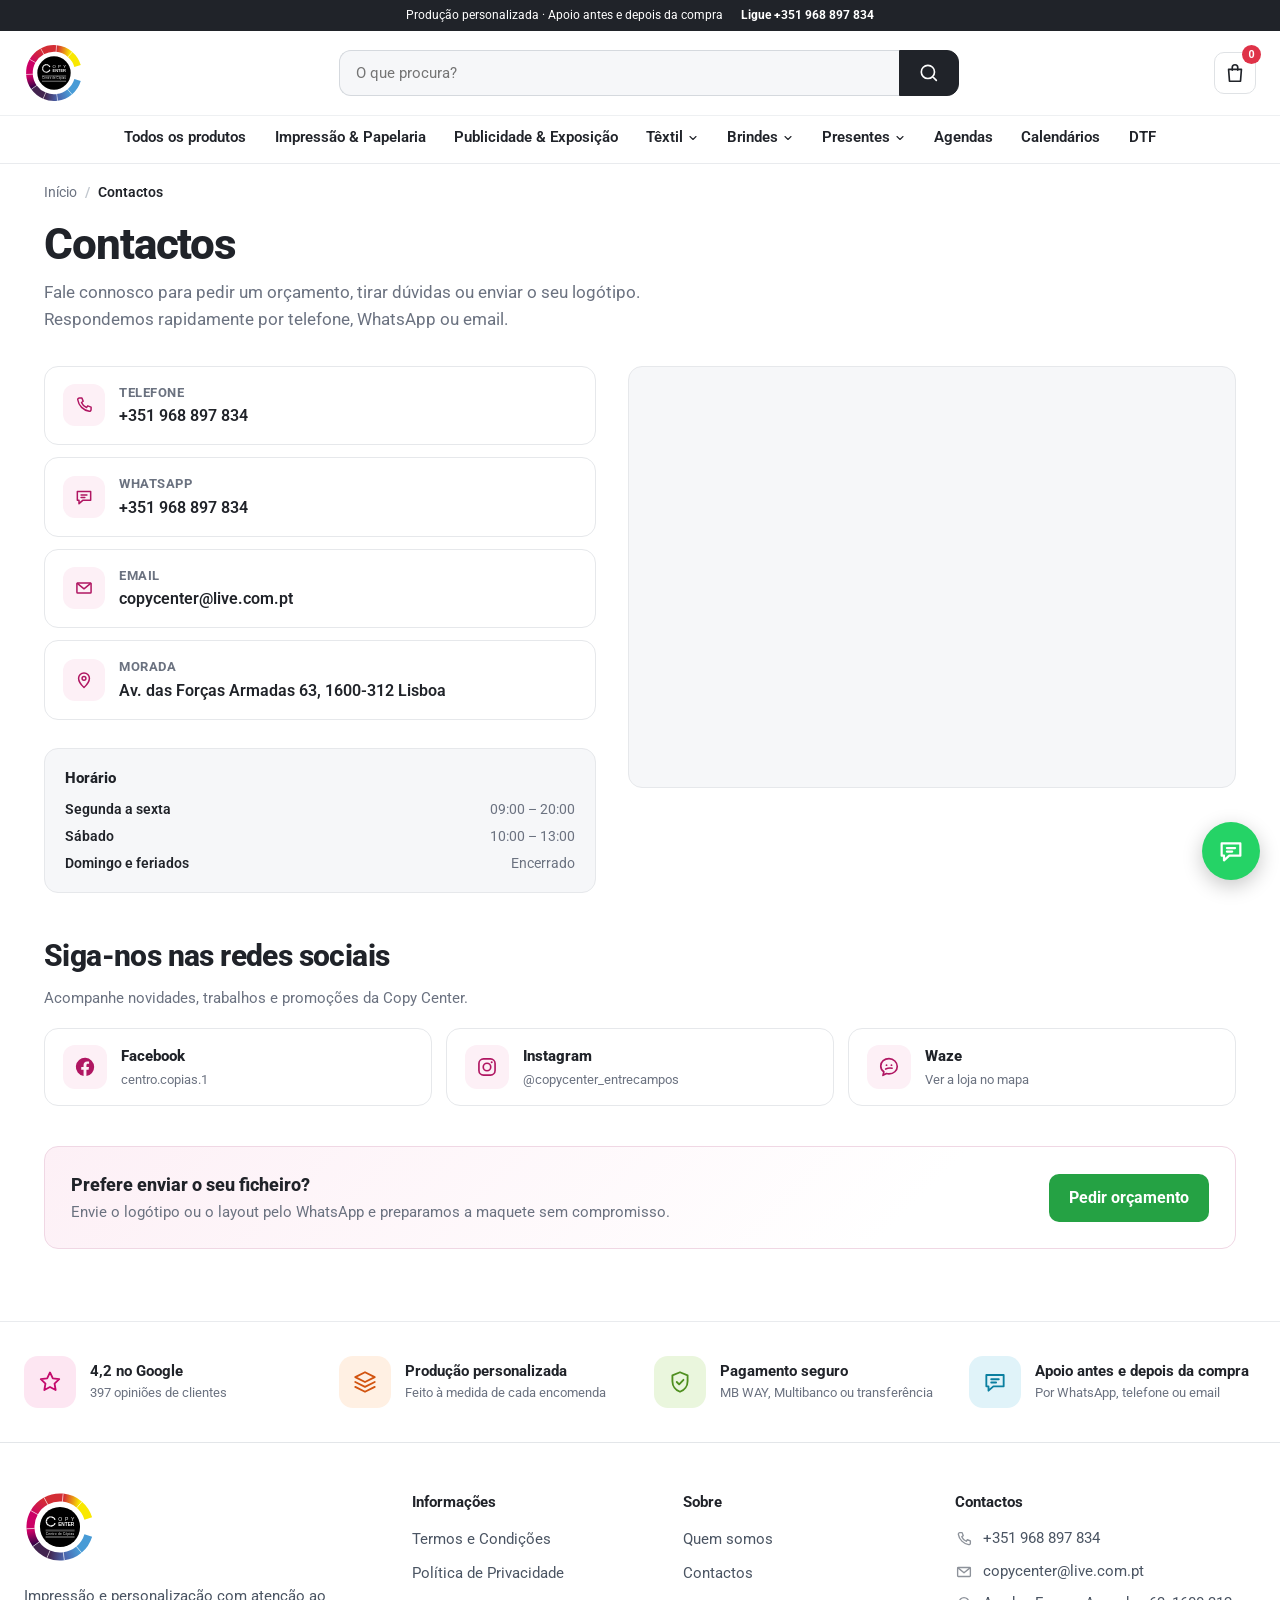
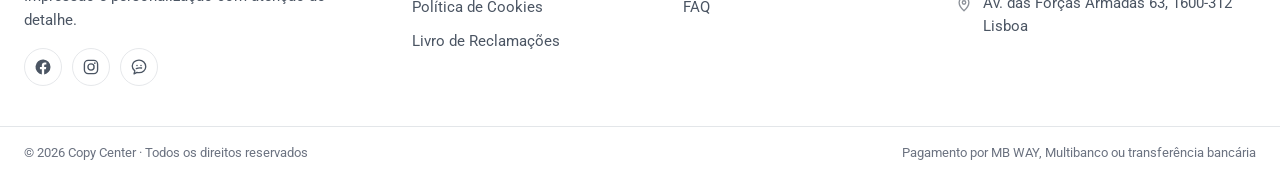
<file: contactos.html>
<!doctype html>
<html lang="pt-PT">
<head>
  <meta charset="utf-8">
  <meta name="viewport" content="width=device-width, initial-scale=1">
  <title>Contactos | Copy Center</title>
  <meta name="description" content="Contacte a Copy Center em Lisboa: telefone, WhatsApp, email e morada. Peça orçamentos de impressão e personalização sem compromisso.">
  <link rel="icon" href="assets/img/logo.svg" type="image/svg+xml">
  <link rel="preconnect" href="https://fonts.googleapis.com">
  <link rel="preconnect" href="https://fonts.gstatic.com" crossorigin>
  <link href="https://fonts.googleapis.com/css2?family=Roboto:wght@400;500;600;700;800;900&display=swap" rel="stylesheet">
  <link rel="stylesheet" href="styles.css?v=20261101c">
</head>
<body>
  <svg class="sprite" aria-hidden="true" focusable="false">
    <defs>
      <symbol id="i-search" viewBox="0 0 24 24"><path d="m20 20-4.2-4.2M18 10.8a7.2 7.2 0 1 1-14.4 0 7.2 7.2 0 0 1 14.4 0"/></symbol>
      <symbol id="i-user" viewBox="0 0 24 24"><path d="M20 20a8 8 0 0 0-16 0M12 12a4 4 0 1 0 0-8 4 4 0 0 0 0 8"/></symbol>
      <symbol id="i-bag" viewBox="0 0 24 24"><path d="M5 8h14l-1 13H6L5 8ZM9 9V6a3 3 0 0 1 6 0v3"/></symbol>
      <symbol id="i-menu" viewBox="0 0 24 24"><path d="M4 7h16M4 12h16M4 17h16"/></symbol>
      <symbol id="i-close" viewBox="0 0 24 24"><path d="m6 6 12 12M18 6 6 18"/></symbol>
      <symbol id="i-chevron" viewBox="0 0 24 24"><path d="m6 9 6 6 6-6"/></symbol>
      <symbol id="i-left" viewBox="0 0 24 24"><path d="M15 18l-6-6 6-6"/></symbol>
      <symbol id="i-right" viewBox="0 0 24 24"><path d="M9 18l6-6-6-6"/></symbol>
      <symbol id="i-up-right" viewBox="0 0 24 24"><path d="M7 17 17 7M7 7h10v10"/></symbol>
      <symbol id="i-image" viewBox="0 0 24 24"><rect x="3" y="4" width="18" height="16" rx="2"/><circle cx="8.5" cy="9.5" r="1.5"/><path d="m21 15-5-5L5 20"/></symbol>
      <symbol id="i-truck" viewBox="0 0 24 24"><path d="M3 6h11v10H3zM14 9h4l3 3v4h-7z"/><circle cx="7" cy="18" r="1.7"/><circle cx="17.5" cy="18" r="1.7"/></symbol>
      <symbol id="i-users" viewBox="0 0 24 24"><circle cx="9" cy="8" r="3.2"/><path d="M3.5 19a5.5 5.5 0 0 1 11 0M16 5.4a3.2 3.2 0 0 1 0 5.2M17.5 14.4A5.5 5.5 0 0 1 21 19"/></symbol>
      <symbol id="i-file-check" viewBox="0 0 24 24"><path d="M6 3h8l4 4v14H6z"/><path d="M14 3v4h4M9 14l2 2 4-4"/></symbol>
      <symbol id="i-shield-check" viewBox="0 0 24 24"><path d="M12 3 5 5.8v5.4c0 4.4 2.9 8.3 7 9.8 4.1-1.5 7-5.4 7-9.8V5.8z"/><path d="m9 12 2.2 2.2L15.2 10"/></symbol>
      <symbol id="i-star" viewBox="0 0 24 24"><path d="M12 3.2l2.6 5.4 5.9.8-4.3 4.1 1 5.9L12 16.6l-5.2 2.8 1-5.9L3.5 9.4l5.9-.8z"/></symbol>
      <symbol id="i-layers" viewBox="0 0 24 24"><path d="M12 3 3 7.5l9 4.5 9-4.5zM3 12l9 4.5 9-4.5M3 16.5 12 21l9-4.5"/></symbol>
      <symbol id="i-chat" viewBox="0 0 24 24"><path d="M4 5.5h16v10.5H10.5L6 20v-4H4z"/><path d="M8.5 9.5h7M8.5 12.5h4.5"/></symbol>
      <symbol id="i-phone" viewBox="0 0 24 24"><path d="M6.5 3.5h3l1.5 4-2 1.5a11 11 0 0 0 6 6l1.5-2 4 1.5v3a2 2 0 0 1-2.2 2A16.5 16.5 0 0 1 4.5 5.7a2 2 0 0 1 2-2.2z"/></symbol>
      <symbol id="i-mail" viewBox="0 0 24 24"><rect x="3.5" y="6" width="17" height="12" rx="1"/><path d="m4 6.5 8 6.5 8-6.5"/></symbol>
      <symbol id="i-pin" viewBox="0 0 24 24"><path d="M12 21s6.5-5.8 6.5-11a6.5 6.5 0 0 0-13 0c0 5.2 6.5 11 6.5 11z"/><circle cx="12" cy="10" r="2.3"/></symbol>
      <symbol id="i-facebook" viewBox="0 0 24 24"><path fill="currentColor" stroke="none" d="M22 12a10 10 0 1 0-11.56 9.88v-6.99H7.9V12h2.54V9.8c0-2.5 1.49-3.89 3.77-3.89 1.09 0 2.24.2 2.24.2v2.46h-1.26c-1.24 0-1.63.77-1.63 1.56V12h2.78l-.44 2.89h-2.34v6.99A10 10 0 0 0 22 12z"/></symbol>
      <symbol id="i-instagram" viewBox="0 0 24 24"><rect x="3.2" y="3.2" width="17.6" height="17.6" rx="5"/><circle cx="12" cy="12" r="4.1"/><circle cx="17.1" cy="6.9" r="1.1" fill="currentColor" stroke="none"/></symbol>
      <symbol id="i-waze" viewBox="0 0 24 24"><path d="M12 2.8c-5 0-9 3.5-9 8 0 2.6 1.3 4.9 3.4 6.4l-1 3.9 3.9-2c.9.3 1.8.4 2.7.4 5 0 9-3.5 9-8s-4-8.7-9-8.7z"/><circle cx="9.3" cy="10" r="1" fill="currentColor" stroke="none"/><circle cx="14.7" cy="10" r="1" fill="currentColor" stroke="none"/><path d="M8.4 14.2c2-1 4.3-1.4 7-.9"/></symbol>
    </defs>
  </svg>

  <div class="shell">
    <div class="announcement">
      <span>Produção personalizada · Apoio antes e depois da compra</span>
      <a class="announcement__phone" href="tel:+351968897834">Ligue +351 968 897 834</a>
    </div>

    <header class="site-header">
      <div class="header-main">
        <button class="menu-btn" type="button" aria-label="Abrir menu" aria-controls="drawer" aria-expanded="false" data-menu-toggle>
          <svg class="icon" viewBox="0 0 24 24"><use href="#i-menu"/></svg>
        </button>

        <a class="brand" href="index.html" aria-label="Copy Center — início">
          <img src="assets/img/logo.svg" alt="Copy Center" width="60" height="60">
        </a>

        <form class="search" role="search" action="produtos.html" method="get">
          <label class="sr-only" for="q">Procurar produtos</label>
          <input id="q" type="search" name="q" placeholder="O que procura?" required>
          <button type="submit" aria-label="Pesquisar">
            <svg class="icon" viewBox="0 0 24 24"><use href="#i-search"/></svg>
          </button>
        </form>

        <div class="actions">
          <a class="icon-btn cart" href="carrinho.html" aria-label="Carrinho, 0 produtos">
            <svg class="icon" viewBox="0 0 24 24"><use href="#i-bag"/></svg>
            <span class="cart__count">0</span>
          </a>
        </div>
      </div>

      <nav class="main-nav" aria-label="Menu principal">
        <ul class="nav-links">
          <li><a href="produtos.html">Todos os produtos</a></li>
          <li><a href="#">Impressão &amp; Papelaria</a></li>
          <li><a href="#">Publicidade &amp; Exposição</a></li>
          <li class="has-sub">
            <a href="#">Têxtil <svg class="chev"><use href="#i-chevron"/></svg></a>
            <ul class="sub-menu">
              <li><a href="#">Aventais</a></li>
              <li><a href="#">Bonés</a></li>
              <li><a href="#">Batas</a></li>
              <li><a href="#">Casacos</a></li>
              <li><a href="#">Coletes</a></li>
              <li><a href="#">Jalecas</a></li>
              <li><a href="#">Polos</a></li>
              <li><a href="#">Sweatshirts</a></li>
              <li><a href="#">T-shirts</a></li>
              <li><a href="#">Calças</a></li>
              <li><a href="#">Acessórios de Cozinha</a></li>
            </ul>
          </li>
          <li class="has-sub">
            <a href="#">Brindes <svg class="chev"><use href="#i-chevron"/></svg></a>
            <ul class="sub-menu">
              <li><a href="#">Sacos</a></li>
              <li><a href="#">Esferográficas</a></li>
            </ul>
          </li>
          <li class="has-sub">
            <a href="#">Presentes <svg class="chev"><use href="#i-chevron"/></svg></a>
            <ul class="sub-menu">
              <li><a href="#">Agendas</a></li>
              <li><a href="#">Calendários</a></li>
            </ul>
          </li>
          <li><a href="#">Agendas</a></li>
          <li><a href="#">Calendários</a></li>
          <li><a href="#">DTF</a></li>
        </ul>
      </nav>
    </header>

    <nav class="drawer" id="drawer" aria-label="Menu móvel" aria-hidden="true">
      <div class="drawer__top">
        <strong>Menu</strong>
        <button class="icon-btn" type="button" aria-label="Fechar menu" data-menu-close>
          <svg class="icon" viewBox="0 0 24 24"><use href="#i-close"/></svg>
        </button>
      </div>
      <ul class="drawer__links">
        <li><a href="produtos.html">Todos os produtos</a></li>
        <li><a href="#">Impressão &amp; Papelaria</a></li>
        <li><a href="#">Publicidade &amp; Exposição</a></li>
        <li>
          <a href="#">Têxtil</a>
          <ul class="drawer__sub">
            <li><a href="#">Aventais</a></li>
            <li><a href="#">Bonés</a></li>
            <li><a href="#">Batas</a></li>
            <li><a href="#">Casacos</a></li>
            <li><a href="#">Coletes</a></li>
            <li><a href="#">Jalecas</a></li>
            <li><a href="#">Polos</a></li>
            <li><a href="#">Sweatshirts</a></li>
            <li><a href="#">T-shirts</a></li>
            <li><a href="#">Calças</a></li>
            <li><a href="#">Acessórios de Cozinha</a></li>
          </ul>
        </li>
        <li>
          <a href="#">Brindes</a>
          <ul class="drawer__sub">
            <li><a href="#">Sacos</a></li>
            <li><a href="#">Esferográficas</a></li>
          </ul>
        </li>
        <li>
          <a href="#">Presentes</a>
          <ul class="drawer__sub">
            <li><a href="#">Agendas</a></li>
            <li><a href="#">Calendários</a></li>
          </ul>
        </li>
        <li><a href="#">Agendas</a></li>
        <li><a href="#">Calendários</a></li>
        <li><a href="#">DTF</a></li>
      </ul>
      <div class="drawer__bottom">
        <a href="contactos.html">Contactos</a>
      </div>
    </nav>
    <div class="backdrop" aria-hidden="true" data-menu-close></div>

    <a class="skip-link" href="#conteudo">Pular para o conteúdo</a>

    <main id="conteudo">
      <nav class="breadcrumb" aria-label="Localização">
        <ol>
          <li><a href="index.html">Início</a></li>
          <li aria-current="page">Contactos</li>
        </ol>
      </nav>

      <div class="page">
        <header class="page-head">
          <h1>Contactos</h1>
          <p>Fale connosco para pedir um orçamento, tirar dúvidas ou enviar o seu logótipo. Respondemos rapidamente por telefone, WhatsApp ou email.</p>
        </header>

        <div class="contact-grid">
          <div class="contact-list">
            <a class="contact-item" href="tel:+351968897834">
              <span class="contact-item__icon"><svg class="icon" viewBox="0 0 24 24"><use href="#i-phone"/></svg></span>
              <span class="contact-item__text">
                <strong>Telefone</strong>
                <span>+351 968 897 834</span>
              </span>
            </a>

            <a class="contact-item" href="https://wa.me/351968897834" target="_blank" rel="noopener">
              <span class="contact-item__icon"><svg class="icon" viewBox="0 0 24 24"><use href="#i-chat"/></svg></span>
              <span class="contact-item__text">
                <strong>WhatsApp</strong>
                <span>+351 968 897 834</span>
              </span>
            </a>

            <a class="contact-item" href="mailto:copycenter@live.com.pt">
              <span class="contact-item__icon"><svg class="icon" viewBox="0 0 24 24"><use href="#i-mail"/></svg></span>
              <span class="contact-item__text">
                <strong>Email</strong>
                <span>copycenter@live.com.pt</span>
              </span>
            </a>

            <a class="contact-item" href="https://maps.app.goo.gl/XUyHpQFGr2JKVCKP7" target="_blank" rel="noopener">
              <span class="contact-item__icon"><svg class="icon" viewBox="0 0 24 24"><use href="#i-pin"/></svg></span>
              <span class="contact-item__text">
                <strong>Morada</strong>
                <span>Av. das Forças Armadas 63, 1600-312 Lisboa</span>
              </span>
            </a>

            <div class="contact-hours">
              <h3>Horário</h3>
              <ul>
                <li><b>Segunda a sexta</b><span>09:00 – 20:00</span></li>
                <li><b>Sábado</b><span>10:00 – 13:00</span></li>
                <li><b>Domingo e feriados</b><span>Encerrado</span></li>
              </ul>
            </div>
          </div>

          <div class="contact-map">
            <iframe
              title="Mapa com a localização da Copy Center"
              src="https://www.google.com/maps?q=Av.+das+For%C3%A7as+Armadas+63,+1600-312+Lisboa&output=embed"
              loading="lazy"
              referrerpolicy="no-referrer-when-downgrade"
              allowfullscreen></iframe>
          </div>
        </div>

        <section class="page-section contact-social" aria-labelledby="social-title">
          <h2 class="page-section__title" id="social-title">Siga-nos nas redes sociais</h2>
          <p class="contact-social__lead">Acompanhe novidades, trabalhos e promoções da Copy Center.</p>
          <ul class="contact-social__list">
            <li>
              <a class="social-btn social-btn--facebook" href="https://www.facebook.com/centro.copias.1/" target="_blank" rel="noopener">
                <span class="social-btn__icon"><svg class="icon" viewBox="0 0 24 24"><use href="#i-facebook"/></svg></span>
                <span class="social-btn__text"><strong>Facebook</strong><small>centro.copias.1</small></span>
              </a>
            </li>
            <li>
              <a class="social-btn social-btn--instagram" href="https://www.instagram.com/copycenter_entrecampos/" target="_blank" rel="noopener">
                <span class="social-btn__icon"><svg class="icon" viewBox="0 0 24 24"><use href="#i-instagram"/></svg></span>
                <span class="social-btn__text"><strong>Instagram</strong><small>@copycenter_entrecampos</small></span>
              </a>
            </li>
            <li>
              <a class="social-btn social-btn--waze" href="https://www.waze.com/live-map/directions/pt/lisboa/lisboa/copycenter-centro-de-copias?to=place.ChIJlWu7ZwQzGQ0Rg36do5DjImA" target="_blank" rel="noopener">
                <span class="social-btn__icon"><svg class="icon" viewBox="0 0 24 24"><use href="#i-waze"/></svg></span>
                <span class="social-btn__text"><strong>Waze</strong><small>Ver a loja no mapa</small></span>
              </a>
            </li>
          </ul>
        </section>

        <section class="page-cta" aria-label="Pedir orçamento">
          <div class="page-cta__text">
            <strong>Prefere enviar o seu ficheiro?</strong>
            <span>Envie o logótipo ou o layout pelo WhatsApp e preparamos a maquete sem compromisso.</span>
          </div>
          <a class="btn btn--green" href="https://wa.me/351968897834" target="_blank" rel="noopener">Pedir orçamento</a>
        </section>
      </div>
    </main>

    <footer class="site-footer">
      <ul class="footer-trust">
        <li>
          <span class="footer-trust__icon footer-trust__icon--pink"><svg class="icon" viewBox="0 0 24 24"><use href="#i-star"/></svg></span>
          <div><strong>4,2 no Google</strong><span>397 opiniões de clientes</span></div>
        </li>
        <li>
          <span class="footer-trust__icon footer-trust__icon--orange"><svg class="icon" viewBox="0 0 24 24"><use href="#i-layers"/></svg></span>
          <div><strong>Produção personalizada</strong><span>Feito à medida de cada encomenda</span></div>
        </li>
        <li>
          <span class="footer-trust__icon footer-trust__icon--green"><svg class="icon" viewBox="0 0 24 24"><use href="#i-shield-check"/></svg></span>
          <div><strong>Pagamento seguro</strong><span>MB WAY, Multibanco ou transferência</span></div>
        </li>
        <li>
          <span class="footer-trust__icon footer-trust__icon--blue"><svg class="icon" viewBox="0 0 24 24"><use href="#i-chat"/></svg></span>
          <div><strong>Apoio antes e depois da compra</strong><span>Por WhatsApp, telefone ou email</span></div>
        </li>
      </ul>

      <div class="footer-main">
        <div class="footer-grid">
          <section class="footer-brand">
            <a class="footer-brand__logo-link" href="index.html" aria-label="Copy Center — início">
              <img class="footer-brand__logo" src="assets/img/logo.svg" alt="Copy Center" width="72" height="72">
            </a>
            <p>Impressão e personalização com atenção ao detalhe.</p>
            <ul class="footer-social" aria-label="Redes sociais da Copy Center">
              <li><a href="https://www.facebook.com/centro.copias.1/" target="_blank" rel="noopener" aria-label="Facebook da Copy Center"><svg class="icon" viewBox="0 0 24 24"><use href="#i-facebook"/></svg></a></li>
              <li><a href="https://www.instagram.com/copycenter_entrecampos/" target="_blank" rel="noopener" aria-label="Instagram da Copy Center"><svg class="icon" viewBox="0 0 24 24"><use href="#i-instagram"/></svg></a></li>
              <li><a href="https://www.waze.com/live-map/directions/pt/lisboa/lisboa/copycenter-centro-de-copias?to=place.ChIJlWu7ZwQzGQ0Rg36do5DjImA" target="_blank" rel="noopener" aria-label="Ver a Copy Center no Waze"><svg class="icon" viewBox="0 0 24 24"><use href="#i-waze"/></svg></a></li>
            </ul>
          </section>
          <nav aria-label="Termos e políticas">
            <h3>Informações</h3>
            <ul class="footer-links">
              <li><a href="#">Termos e Condições</a></li>
              <li><a href="#">Política de Privacidade</a></li>
              <li><a href="#">Política de Cookies</a></li>
              <li><a href="#">Livro de Reclamações</a></li>
            </ul>
          </nav>
          <nav aria-label="Sobre a Copy Center">
            <h3>Sobre</h3>
            <ul class="footer-links">
              <li><a href="sobre.html">Quem somos</a></li>
              <li><a href="contactos.html" aria-current="page">Contactos</a></li>
              <li><a href="faq.html">FAQ</a></li>
            </ul>
          </nav>
          <section class="footer-contact">
            <h3>Contactos</h3>
            <a href="tel:+351968897834"><svg class="icon" viewBox="0 0 24 24"><use href="#i-phone"/></svg><span>+351 968 897 834</span></a>
            <a href="mailto:copycenter@live.com.pt"><svg class="icon" viewBox="0 0 24 24"><use href="#i-mail"/></svg><span>copycenter@live.com.pt</span></a>
            <p class="footer-address"><svg class="icon" viewBox="0 0 24 24"><use href="#i-pin"/></svg><span>Av. das Forças Armadas 63, 1600-312 Lisboa</span></p>
          </section>
        </div>
        <div class="footer-copy">
          <span>© 2026 Copy Center · Todos os direitos reservados</span>
          <span>Pagamento por MB WAY, Multibanco ou transferência bancária</span>
        </div>
      </div>
    </footer>

    <a class="chat" href="https://wa.me/351968897834" target="_blank" rel="noopener" aria-label="Falar por WhatsApp">
      <svg class="icon" viewBox="0 0 24 24"><use href="#i-chat"/></svg>
    </a>
  </div>

  <script src="app.js?v=20261101c"></script>
</body>
</html>
</file>
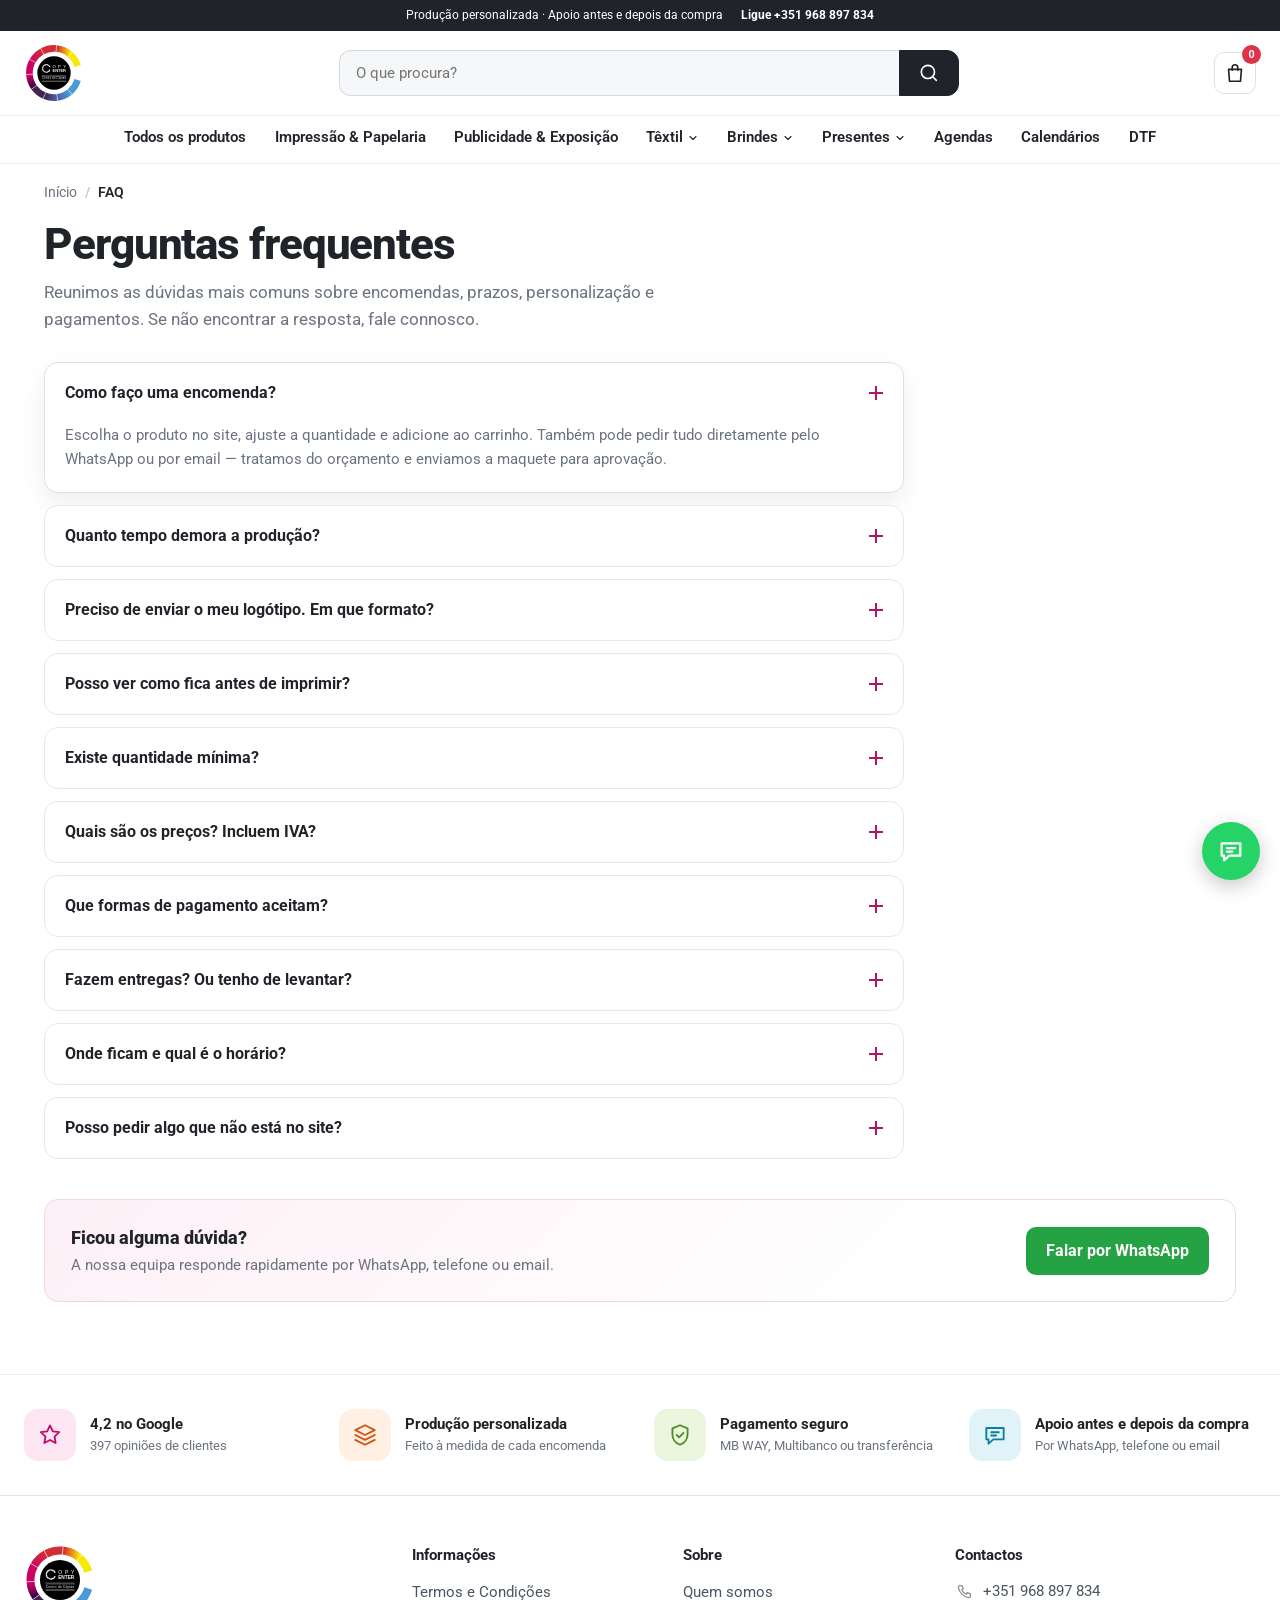
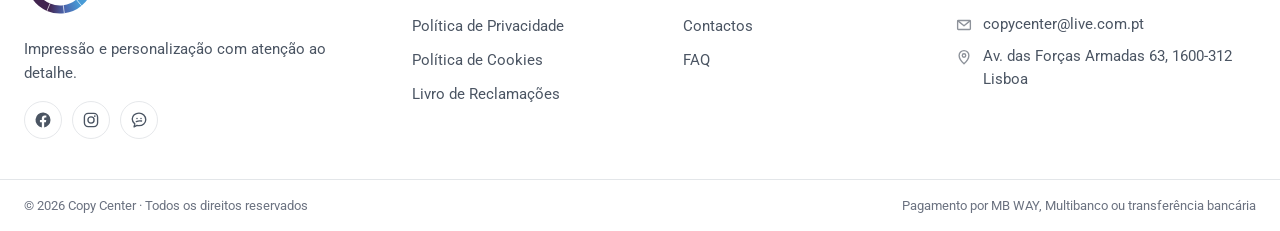
<file: faq.html>
<!doctype html>
<html lang="pt-PT">
<head>
  <meta charset="utf-8">
  <meta name="viewport" content="width=device-width, initial-scale=1">
  <title>Perguntas frequentes | Copy Center</title>
  <meta name="description" content="Respostas às perguntas mais frequentes sobre encomendas, prazos, personalização com logótipo, pagamentos e entregas na Copy Center.">
  <link rel="icon" href="assets/img/logo.svg" type="image/svg+xml">
  <link rel="preconnect" href="https://fonts.googleapis.com">
  <link rel="preconnect" href="https://fonts.gstatic.com" crossorigin>
  <link href="https://fonts.googleapis.com/css2?family=Roboto:wght@400;500;600;700;800;900&display=swap" rel="stylesheet">
  <link rel="stylesheet" href="styles.css?v=20261101c">
</head>
<body>
  <svg class="sprite" aria-hidden="true" focusable="false">
    <defs>
      <symbol id="i-search" viewBox="0 0 24 24"><path d="m20 20-4.2-4.2M18 10.8a7.2 7.2 0 1 1-14.4 0 7.2 7.2 0 0 1 14.4 0"/></symbol>
      <symbol id="i-user" viewBox="0 0 24 24"><path d="M20 20a8 8 0 0 0-16 0M12 12a4 4 0 1 0 0-8 4 4 0 0 0 0 8"/></symbol>
      <symbol id="i-bag" viewBox="0 0 24 24"><path d="M5 8h14l-1 13H6L5 8ZM9 9V6a3 3 0 0 1 6 0v3"/></symbol>
      <symbol id="i-menu" viewBox="0 0 24 24"><path d="M4 7h16M4 12h16M4 17h16"/></symbol>
      <symbol id="i-close" viewBox="0 0 24 24"><path d="m6 6 12 12M18 6 6 18"/></symbol>
      <symbol id="i-chevron" viewBox="0 0 24 24"><path d="m6 9 6 6 6-6"/></symbol>
      <symbol id="i-left" viewBox="0 0 24 24"><path d="M15 18l-6-6 6-6"/></symbol>
      <symbol id="i-right" viewBox="0 0 24 24"><path d="M9 18l6-6-6-6"/></symbol>
      <symbol id="i-up-right" viewBox="0 0 24 24"><path d="M7 17 17 7M7 7h10v10"/></symbol>
      <symbol id="i-image" viewBox="0 0 24 24"><rect x="3" y="4" width="18" height="16" rx="2"/><circle cx="8.5" cy="9.5" r="1.5"/><path d="m21 15-5-5L5 20"/></symbol>
      <symbol id="i-truck" viewBox="0 0 24 24"><path d="M3 6h11v10H3zM14 9h4l3 3v4h-7z"/><circle cx="7" cy="18" r="1.7"/><circle cx="17.5" cy="18" r="1.7"/></symbol>
      <symbol id="i-users" viewBox="0 0 24 24"><circle cx="9" cy="8" r="3.2"/><path d="M3.5 19a5.5 5.5 0 0 1 11 0M16 5.4a3.2 3.2 0 0 1 0 5.2M17.5 14.4A5.5 5.5 0 0 1 21 19"/></symbol>
      <symbol id="i-file-check" viewBox="0 0 24 24"><path d="M6 3h8l4 4v14H6z"/><path d="M14 3v4h4M9 14l2 2 4-4"/></symbol>
      <symbol id="i-shield-check" viewBox="0 0 24 24"><path d="M12 3 5 5.8v5.4c0 4.4 2.9 8.3 7 9.8 4.1-1.5 7-5.4 7-9.8V5.8z"/><path d="m9 12 2.2 2.2L15.2 10"/></symbol>
      <symbol id="i-star" viewBox="0 0 24 24"><path d="M12 3.2l2.6 5.4 5.9.8-4.3 4.1 1 5.9L12 16.6l-5.2 2.8 1-5.9L3.5 9.4l5.9-.8z"/></symbol>
      <symbol id="i-layers" viewBox="0 0 24 24"><path d="M12 3 3 7.5l9 4.5 9-4.5zM3 12l9 4.5 9-4.5M3 16.5 12 21l9-4.5"/></symbol>
      <symbol id="i-chat" viewBox="0 0 24 24"><path d="M4 5.5h16v10.5H10.5L6 20v-4H4z"/><path d="M8.5 9.5h7M8.5 12.5h4.5"/></symbol>
      <symbol id="i-phone" viewBox="0 0 24 24"><path d="M6.5 3.5h3l1.5 4-2 1.5a11 11 0 0 0 6 6l1.5-2 4 1.5v3a2 2 0 0 1-2.2 2A16.5 16.5 0 0 1 4.5 5.7a2 2 0 0 1 2-2.2z"/></symbol>
      <symbol id="i-mail" viewBox="0 0 24 24"><rect x="3.5" y="6" width="17" height="12" rx="1"/><path d="m4 6.5 8 6.5 8-6.5"/></symbol>
      <symbol id="i-pin" viewBox="0 0 24 24"><path d="M12 21s6.5-5.8 6.5-11a6.5 6.5 0 0 0-13 0c0 5.2 6.5 11 6.5 11z"/><circle cx="12" cy="10" r="2.3"/></symbol>
      <symbol id="i-facebook" viewBox="0 0 24 24"><path fill="currentColor" stroke="none" d="M22 12a10 10 0 1 0-11.56 9.88v-6.99H7.9V12h2.54V9.8c0-2.5 1.49-3.89 3.77-3.89 1.09 0 2.24.2 2.24.2v2.46h-1.26c-1.24 0-1.63.77-1.63 1.56V12h2.78l-.44 2.89h-2.34v6.99A10 10 0 0 0 22 12z"/></symbol>
      <symbol id="i-instagram" viewBox="0 0 24 24"><rect x="3.2" y="3.2" width="17.6" height="17.6" rx="5"/><circle cx="12" cy="12" r="4.1"/><circle cx="17.1" cy="6.9" r="1.1" fill="currentColor" stroke="none"/></symbol>
      <symbol id="i-waze" viewBox="0 0 24 24"><path d="M12 2.8c-5 0-9 3.5-9 8 0 2.6 1.3 4.9 3.4 6.4l-1 3.9 3.9-2c.9.3 1.8.4 2.7.4 5 0 9-3.5 9-8s-4-8.7-9-8.7z"/><circle cx="9.3" cy="10" r="1" fill="currentColor" stroke="none"/><circle cx="14.7" cy="10" r="1" fill="currentColor" stroke="none"/><path d="M8.4 14.2c2-1 4.3-1.4 7-.9"/></symbol>
    </defs>
  </svg>

  <div class="shell">
    <div class="announcement">
      <span>Produção personalizada · Apoio antes e depois da compra</span>
      <a class="announcement__phone" href="tel:+351968897834">Ligue +351 968 897 834</a>
    </div>

    <header class="site-header">
      <div class="header-main">
        <button class="menu-btn" type="button" aria-label="Abrir menu" aria-controls="drawer" aria-expanded="false" data-menu-toggle>
          <svg class="icon" viewBox="0 0 24 24"><use href="#i-menu"/></svg>
        </button>

        <a class="brand" href="index.html" aria-label="Copy Center — início">
          <img src="assets/img/logo.svg" alt="Copy Center" width="60" height="60">
        </a>

        <form class="search" role="search" action="produtos.html" method="get">
          <label class="sr-only" for="q">Procurar produtos</label>
          <input id="q" type="search" name="q" placeholder="O que procura?" required>
          <button type="submit" aria-label="Pesquisar">
            <svg class="icon" viewBox="0 0 24 24"><use href="#i-search"/></svg>
          </button>
        </form>

        <div class="actions">
          <a class="icon-btn cart" href="carrinho.html" aria-label="Carrinho, 0 produtos">
            <svg class="icon" viewBox="0 0 24 24"><use href="#i-bag"/></svg>
            <span class="cart__count">0</span>
          </a>
        </div>
      </div>

      <nav class="main-nav" aria-label="Menu principal">
        <ul class="nav-links">
          <li><a href="produtos.html">Todos os produtos</a></li>
          <li><a href="#">Impressão &amp; Papelaria</a></li>
          <li><a href="#">Publicidade &amp; Exposição</a></li>
          <li class="has-sub">
            <a href="#">Têxtil <svg class="chev"><use href="#i-chevron"/></svg></a>
            <ul class="sub-menu">
              <li><a href="#">Aventais</a></li>
              <li><a href="#">Bonés</a></li>
              <li><a href="#">Batas</a></li>
              <li><a href="#">Casacos</a></li>
              <li><a href="#">Coletes</a></li>
              <li><a href="#">Jalecas</a></li>
              <li><a href="#">Polos</a></li>
              <li><a href="#">Sweatshirts</a></li>
              <li><a href="#">T-shirts</a></li>
              <li><a href="#">Calças</a></li>
              <li><a href="#">Acessórios de Cozinha</a></li>
            </ul>
          </li>
          <li class="has-sub">
            <a href="#">Brindes <svg class="chev"><use href="#i-chevron"/></svg></a>
            <ul class="sub-menu">
              <li><a href="#">Sacos</a></li>
              <li><a href="#">Esferográficas</a></li>
            </ul>
          </li>
          <li class="has-sub">
            <a href="#">Presentes <svg class="chev"><use href="#i-chevron"/></svg></a>
            <ul class="sub-menu">
              <li><a href="#">Agendas</a></li>
              <li><a href="#">Calendários</a></li>
            </ul>
          </li>
          <li><a href="#">Agendas</a></li>
          <li><a href="#">Calendários</a></li>
          <li><a href="#">DTF</a></li>
        </ul>
      </nav>
    </header>

    <nav class="drawer" id="drawer" aria-label="Menu móvel" aria-hidden="true">
      <div class="drawer__top">
        <strong>Menu</strong>
        <button class="icon-btn" type="button" aria-label="Fechar menu" data-menu-close>
          <svg class="icon" viewBox="0 0 24 24"><use href="#i-close"/></svg>
        </button>
      </div>
      <ul class="drawer__links">
        <li><a href="produtos.html">Todos os produtos</a></li>
        <li><a href="#">Impressão &amp; Papelaria</a></li>
        <li><a href="#">Publicidade &amp; Exposição</a></li>
        <li>
          <a href="#">Têxtil</a>
          <ul class="drawer__sub">
            <li><a href="#">Aventais</a></li>
            <li><a href="#">Bonés</a></li>
            <li><a href="#">Batas</a></li>
            <li><a href="#">Casacos</a></li>
            <li><a href="#">Coletes</a></li>
            <li><a href="#">Jalecas</a></li>
            <li><a href="#">Polos</a></li>
            <li><a href="#">Sweatshirts</a></li>
            <li><a href="#">T-shirts</a></li>
            <li><a href="#">Calças</a></li>
            <li><a href="#">Acessórios de Cozinha</a></li>
          </ul>
        </li>
        <li>
          <a href="#">Brindes</a>
          <ul class="drawer__sub">
            <li><a href="#">Sacos</a></li>
            <li><a href="#">Esferográficas</a></li>
          </ul>
        </li>
        <li>
          <a href="#">Presentes</a>
          <ul class="drawer__sub">
            <li><a href="#">Agendas</a></li>
            <li><a href="#">Calendários</a></li>
          </ul>
        </li>
        <li><a href="#">Agendas</a></li>
        <li><a href="#">Calendários</a></li>
        <li><a href="#">DTF</a></li>
      </ul>
      <div class="drawer__bottom">
        <a href="contactos.html">Contactos</a>
      </div>
    </nav>
    <div class="backdrop" aria-hidden="true" data-menu-close></div>

    <a class="skip-link" href="#conteudo">Pular para o conteúdo</a>

    <main id="conteudo">
      <nav class="breadcrumb" aria-label="Localização">
        <ol>
          <li><a href="index.html">Início</a></li>
          <li aria-current="page">FAQ</li>
        </ol>
      </nav>

      <div class="page">
        <header class="page-head">
          <h1>Perguntas frequentes</h1>
          <p>Reunimos as dúvidas mais comuns sobre encomendas, prazos, personalização e pagamentos. Se não encontrar a resposta, fale connosco.</p>
        </header>

        <div class="faq">
          <details open>
            <summary>Como faço uma encomenda?</summary>
            <p>Escolha o produto no site, ajuste a quantidade e adicione ao carrinho. Também pode pedir tudo diretamente pelo WhatsApp ou por email — tratamos do orçamento e enviamos a maquete para aprovação.</p>
          </details>

          <details>
            <summary>Quanto tempo demora a produção?</summary>
            <p>O prazo habitual é de <strong>3 a 5 dias úteis</strong> após a aprovação do layout. Para encomendas urgentes, fale connosco: muitas vezes conseguimos prazos mais curtos.</p>
          </details>

          <details>
            <summary>Preciso de enviar o meu logótipo. Em que formato?</summary>
            <p>Idealmente em formato vetorial (PDF, AI, EPS ou SVG). Se só tiver o logótipo em JPG ou PNG, envie na melhor qualidade possível — revemos o ficheiro e avisamos se for necessário algum ajuste. A verificação de ficheiros é gratuita.</p>
          </details>

          <details>
            <summary>Posso ver como fica antes de imprimir?</summary>
            <p>Sim. Enviamos sempre uma maquete (prova digital) para o seu aviso antes de produzirmos. Só avançamos depois da sua aprovação.</p>
          </details>

          <details>
            <summary>Existe quantidade mínima?</summary>
            <p>Não. Pode encomendar a partir de <strong>1 unidade</strong>. Para quantidades maiores sugerimos packs de 25, 50, 75 ou 100 unidades, que reduzem o preço por unidade.</p>
          </details>

          <details>
            <summary>Quais são os preços? Incluem IVA?</summary>
            <p>Os preços apresentados no site são <strong>sem IVA</strong> e já incluem a personalização com o logótipo. O valor final é confirmado no orçamento, com o IVA à taxa legal em vigor.</p>
          </details>

          <details>
            <summary>Que formas de pagamento aceitam?</summary>
            <p>Aceitamos <strong>MB WAY</strong>, <strong>Multibanco</strong> e <strong>transferência bancária</strong>. Para encomendas de empresas, emitimos fatura.</p>
          </details>

          <details>
            <summary>Fazem entregas? Ou tenho de levantar?</summary>
            <p>Entregamos em Lisboa e enviamos para todo o país por transportadora. Também pode <strong>levantar na loja</strong>, na Av. das Forças Armadas 63, sem custos de entrega.</p>
          </details>

          <details>
            <summary>Onde ficam e qual é o horário?</summary>
            <p>Estamos na <strong>Av. das Forças Armadas 63, 1600-312 Lisboa</strong>. Horário: segunda a sexta das 09:00 às 20:00 e sábado das 10:00 às 13:00. Domingo e feriados encerrado. Pode ver o mapa na página de <a href="contactos.html">Contactos</a>.</p>
          </details>

          <details>
            <summary>Posso pedir algo que não está no site?</summary>
            <p>Claro. O site mostra uma seleção do que fazemos, mas produzimos muitos outros trabalhos de impressão e personalização. Descreva o que precisa pelo <a href="https://wa.me/351968897834" target="_blank" rel="noopener">WhatsApp</a> e preparamos uma solução à medida.</p>
          </details>
        </div>

        <section class="page-cta" aria-label="Falar com a Copy Center">
          <div class="page-cta__text">
            <strong>Ficou alguma dúvida?</strong>
            <span>A nossa equipa responde rapidamente por WhatsApp, telefone ou email.</span>
          </div>
          <a class="btn btn--green" href="https://wa.me/351968897834" target="_blank" rel="noopener">Falar por WhatsApp</a>
        </section>
      </div>
    </main>

    <footer class="site-footer">
      <ul class="footer-trust">
        <li>
          <span class="footer-trust__icon footer-trust__icon--pink"><svg class="icon" viewBox="0 0 24 24"><use href="#i-star"/></svg></span>
          <div><strong>4,2 no Google</strong><span>397 opiniões de clientes</span></div>
        </li>
        <li>
          <span class="footer-trust__icon footer-trust__icon--orange"><svg class="icon" viewBox="0 0 24 24"><use href="#i-layers"/></svg></span>
          <div><strong>Produção personalizada</strong><span>Feito à medida de cada encomenda</span></div>
        </li>
        <li>
          <span class="footer-trust__icon footer-trust__icon--green"><svg class="icon" viewBox="0 0 24 24"><use href="#i-shield-check"/></svg></span>
          <div><strong>Pagamento seguro</strong><span>MB WAY, Multibanco ou transferência</span></div>
        </li>
        <li>
          <span class="footer-trust__icon footer-trust__icon--blue"><svg class="icon" viewBox="0 0 24 24"><use href="#i-chat"/></svg></span>
          <div><strong>Apoio antes e depois da compra</strong><span>Por WhatsApp, telefone ou email</span></div>
        </li>
      </ul>

      <div class="footer-main">
        <div class="footer-grid">
          <section class="footer-brand">
            <a class="footer-brand__logo-link" href="index.html" aria-label="Copy Center — início">
              <img class="footer-brand__logo" src="assets/img/logo.svg" alt="Copy Center" width="72" height="72">
            </a>
            <p>Impressão e personalização com atenção ao detalhe.</p>
            <ul class="footer-social" aria-label="Redes sociais da Copy Center">
              <li><a href="https://www.facebook.com/centro.copias.1/" target="_blank" rel="noopener" aria-label="Facebook da Copy Center"><svg class="icon" viewBox="0 0 24 24"><use href="#i-facebook"/></svg></a></li>
              <li><a href="https://www.instagram.com/copycenter_entrecampos/" target="_blank" rel="noopener" aria-label="Instagram da Copy Center"><svg class="icon" viewBox="0 0 24 24"><use href="#i-instagram"/></svg></a></li>
              <li><a href="https://www.waze.com/live-map/directions/pt/lisboa/lisboa/copycenter-centro-de-copias?to=place.ChIJlWu7ZwQzGQ0Rg36do5DjImA" target="_blank" rel="noopener" aria-label="Ver a Copy Center no Waze"><svg class="icon" viewBox="0 0 24 24"><use href="#i-waze"/></svg></a></li>
            </ul>
          </section>
          <nav aria-label="Termos e políticas">
            <h3>Informações</h3>
            <ul class="footer-links">
              <li><a href="#">Termos e Condições</a></li>
              <li><a href="#">Política de Privacidade</a></li>
              <li><a href="#">Política de Cookies</a></li>
              <li><a href="#">Livro de Reclamações</a></li>
            </ul>
          </nav>
          <nav aria-label="Sobre a Copy Center">
            <h3>Sobre</h3>
            <ul class="footer-links">
              <li><a href="sobre.html">Quem somos</a></li>
              <li><a href="contactos.html">Contactos</a></li>
              <li><a href="faq.html" aria-current="page">FAQ</a></li>
            </ul>
          </nav>
          <section class="footer-contact">
            <h3>Contactos</h3>
            <a href="tel:+351968897834"><svg class="icon" viewBox="0 0 24 24"><use href="#i-phone"/></svg><span>+351 968 897 834</span></a>
            <a href="mailto:copycenter@live.com.pt"><svg class="icon" viewBox="0 0 24 24"><use href="#i-mail"/></svg><span>copycenter@live.com.pt</span></a>
            <p class="footer-address"><svg class="icon" viewBox="0 0 24 24"><use href="#i-pin"/></svg><span>Av. das Forças Armadas 63, 1600-312 Lisboa</span></p>
          </section>
        </div>
        <div class="footer-copy">
          <span>© 2026 Copy Center · Todos os direitos reservados</span>
          <span>Pagamento por MB WAY, Multibanco ou transferência bancária</span>
        </div>
      </div>
    </footer>

    <a class="chat" href="https://wa.me/351968897834" target="_blank" rel="noopener" aria-label="Falar por WhatsApp">
      <svg class="icon" viewBox="0 0 24 24"><use href="#i-chat"/></svg>
    </a>
  </div>

  <script src="app.js?v=20261101c"></script>
</body>
</html>
</file>
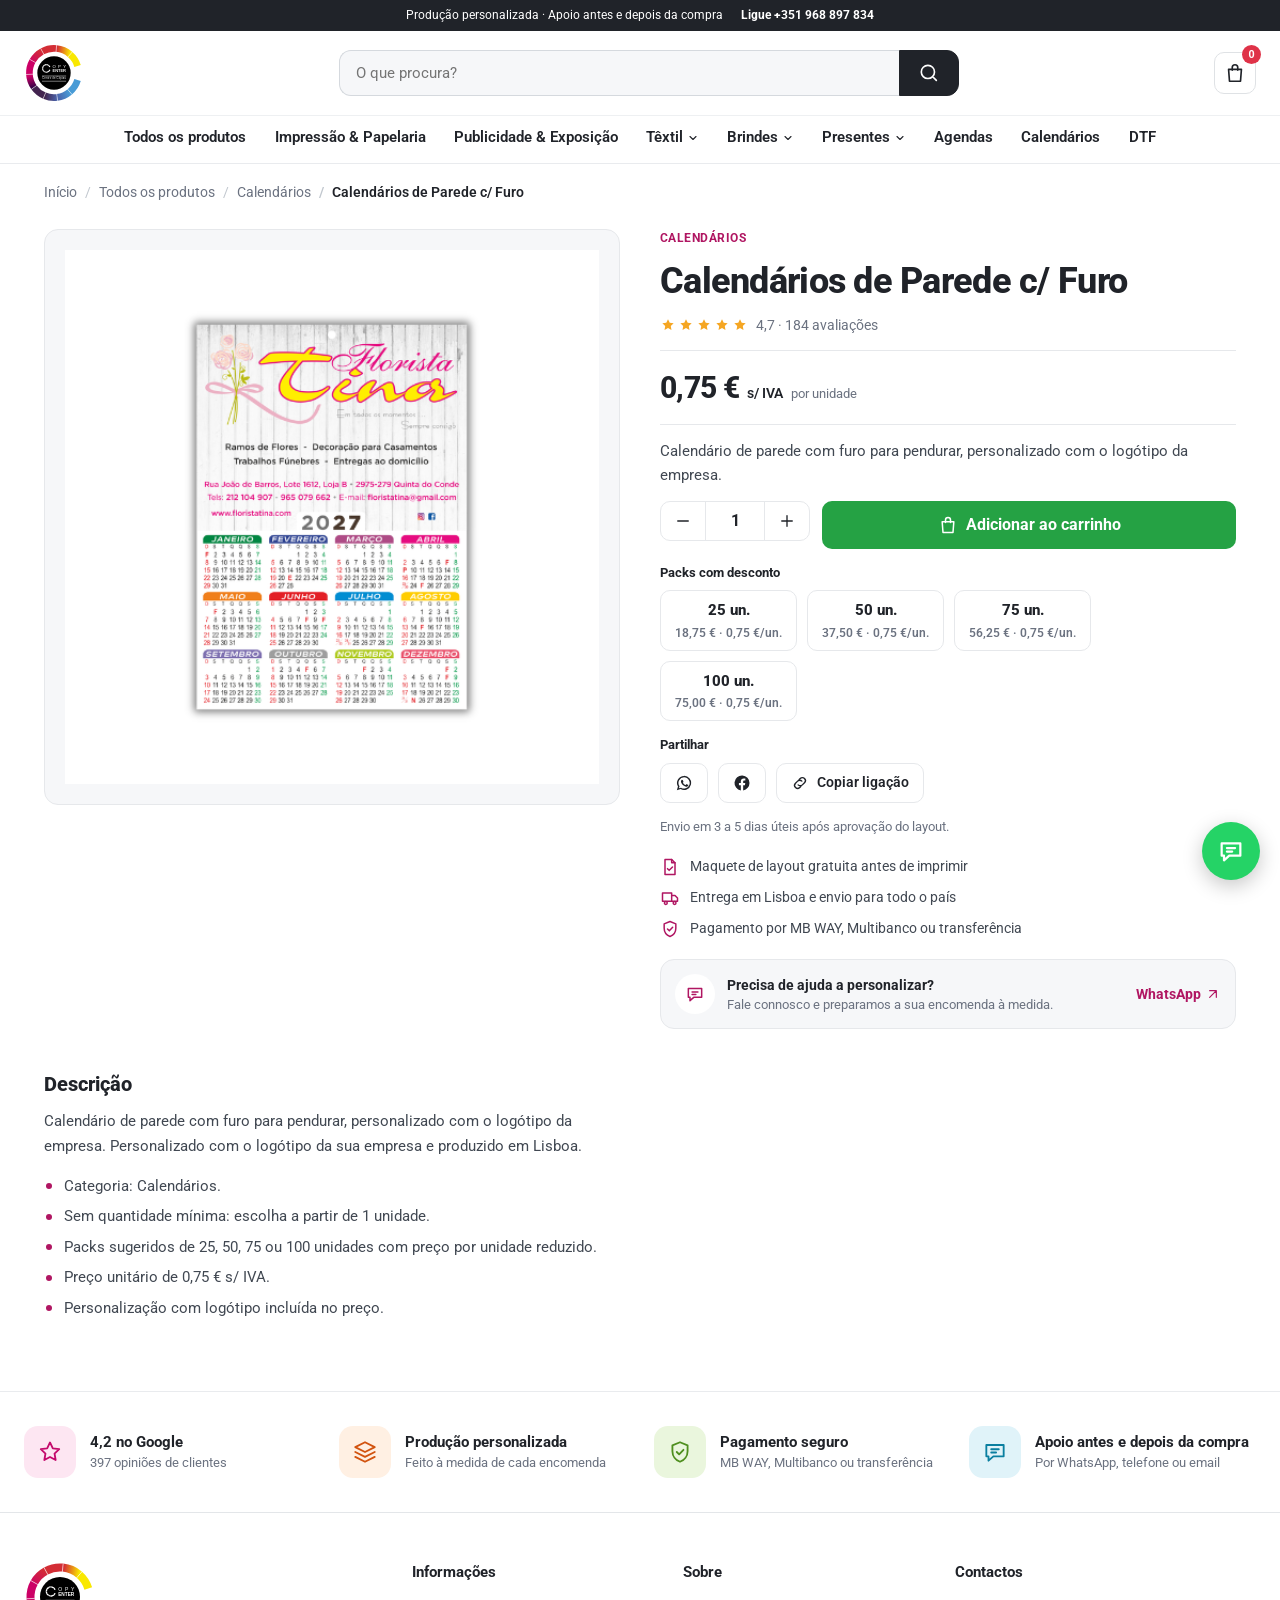
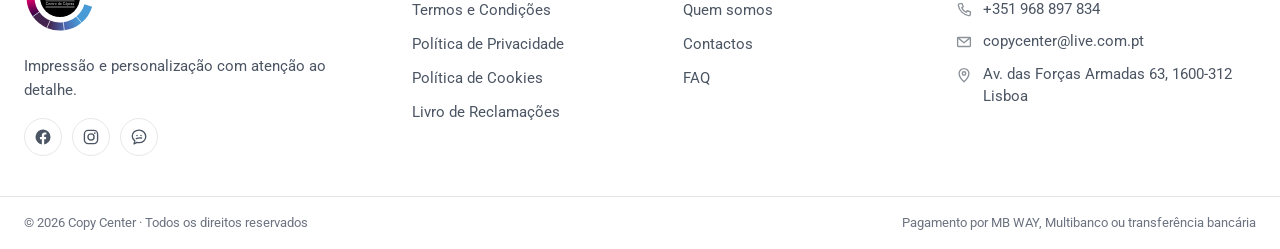
<file: produto.html>
<!doctype html>
<html lang="pt-PT">
<head>
  <meta charset="utf-8">
  <meta name="viewport" content="width=device-width, initial-scale=1">
  <title>Produto | Copy Center</title>
  <meta name="description" content="Detalhe do produto personalizado da Copy Center: impressão, brindes, calendários, agendas e têxtil com o logótipo da sua empresa.">
  <link rel="icon" href="assets/img/logo.svg" type="image/svg+xml">
  <link rel="preconnect" href="https://fonts.googleapis.com">
  <link rel="preconnect" href="https://fonts.gstatic.com" crossorigin>
  <link href="https://fonts.googleapis.com/css2?family=Roboto:wght@400;500;600;700;800;900&display=swap" rel="stylesheet">
  <link rel="stylesheet" href="styles.css?v=20261101c">
</head>
<body>
  <svg class="sprite" aria-hidden="true" focusable="false">
    <defs>
      <symbol id="i-search" viewBox="0 0 24 24"><path d="m20 20-4.2-4.2M18 10.8a7.2 7.2 0 1 1-14.4 0 7.2 7.2 0 0 1 14.4 0"/></symbol>
      <symbol id="i-user" viewBox="0 0 24 24"><path d="M20 20a8 8 0 0 0-16 0M12 12a4 4 0 1 0 0-8 4 4 0 0 0 0 8"/></symbol>
      <symbol id="i-bag" viewBox="0 0 24 24"><path d="M5 8h14l-1 13H6L5 8ZM9 9V6a3 3 0 0 1 6 0v3"/></symbol>
      <symbol id="i-menu" viewBox="0 0 24 24"><path d="M4 7h16M4 12h16M4 17h16"/></symbol>
      <symbol id="i-close" viewBox="0 0 24 24"><path d="m6 6 12 12M18 6 6 18"/></symbol>
      <symbol id="i-chevron" viewBox="0 0 24 24"><path d="m6 9 6 6 6-6"/></symbol>
      <symbol id="i-left" viewBox="0 0 24 24"><path d="M15 18l-6-6 6-6"/></symbol>
      <symbol id="i-right" viewBox="0 0 24 24"><path d="M9 18l6-6-6-6"/></symbol>
      <symbol id="i-up-right" viewBox="0 0 24 24"><path d="M7 17 17 7M7 7h10v10"/></symbol>
      <symbol id="i-image" viewBox="0 0 24 24"><rect x="3" y="4" width="18" height="16" rx="2"/><circle cx="8.5" cy="9.5" r="1.5"/><path d="m21 15-5-5L5 20"/></symbol>
      <symbol id="i-truck" viewBox="0 0 24 24"><path d="M3 6h11v10H3zM14 9h4l3 3v4h-7z"/><circle cx="7" cy="18" r="1.7"/><circle cx="17.5" cy="18" r="1.7"/></symbol>
      <symbol id="i-users" viewBox="0 0 24 24"><circle cx="9" cy="8" r="3.2"/><path d="M3.5 19a5.5 5.5 0 0 1 11 0M16 5.4a3.2 3.2 0 0 1 0 5.2M17.5 14.4A5.5 5.5 0 0 1 21 19"/></symbol>
      <symbol id="i-file-check" viewBox="0 0 24 24"><path d="M6 3h8l4 4v14H6z"/><path d="M14 3v4h4M9 14l2 2 4-4"/></symbol>
      <symbol id="i-shield-check" viewBox="0 0 24 24"><path d="M12 3 5 5.8v5.4c0 4.4 2.9 8.3 7 9.8 4.1-1.5 7-5.4 7-9.8V5.8z"/><path d="m9 12 2.2 2.2L15.2 10"/></symbol>
      <symbol id="i-star" viewBox="0 0 24 24"><path d="M12 3.2l2.6 5.4 5.9.8-4.3 4.1 1 5.9L12 16.6l-5.2 2.8 1-5.9L3.5 9.4l5.9-.8z"/></symbol>
      <symbol id="i-layers" viewBox="0 0 24 24"><path d="M12 3 3 7.5l9 4.5 9-4.5zM3 12l9 4.5 9-4.5M3 16.5 12 21l9-4.5"/></symbol>
      <symbol id="i-chat" viewBox="0 0 24 24"><path d="M4 5.5h16v10.5H10.5L6 20v-4H4z"/><path d="M8.5 9.5h7M8.5 12.5h4.5"/></symbol>
      <symbol id="i-phone" viewBox="0 0 24 24"><path d="M6.5 3.5h3l1.5 4-2 1.5a11 11 0 0 0 6 6l1.5-2 4 1.5v3a2 2 0 0 1-2.2 2A16.5 16.5 0 0 1 4.5 5.7a2 2 0 0 1 2-2.2z"/></symbol>
      <symbol id="i-mail" viewBox="0 0 24 24"><rect x="3.5" y="6" width="17" height="12" rx="1"/><path d="m4 6.5 8 6.5 8-6.5"/></symbol>
      <symbol id="i-pin" viewBox="0 0 24 24"><path d="M12 21s6.5-5.8 6.5-11a6.5 6.5 0 0 0-13 0c0 5.2 6.5 11 6.5 11z"/><circle cx="12" cy="10" r="2.3"/></symbol>
      <symbol id="i-minus" viewBox="0 0 24 24"><path d="M5 12h14"/></symbol>
      <symbol id="i-plus" viewBox="0 0 24 24"><path d="M12 5v14M5 12h14"/></symbol>
      <symbol id="i-facebook" viewBox="0 0 24 24"><path fill="currentColor" stroke="none" d="M22 12a10 10 0 1 0-11.56 9.88v-6.99H7.9V12h2.54V9.8c0-2.5 1.49-3.89 3.77-3.89 1.09 0 2.24.2 2.24.2v2.46h-1.26c-1.24 0-1.63.77-1.63 1.56V12h2.78l-.44 2.89h-2.34v6.99A10 10 0 0 0 22 12z"/></symbol>
      <symbol id="i-instagram" viewBox="0 0 24 24"><rect x="3.2" y="3.2" width="17.6" height="17.6" rx="5"/><circle cx="12" cy="12" r="4.1"/><circle cx="17.1" cy="6.9" r="1.1" fill="currentColor" stroke="none"/></symbol>
      <symbol id="i-waze" viewBox="0 0 24 24"><path d="M12 2.8c-5 0-9 3.5-9 8 0 2.6 1.3 4.9 3.4 6.4l-1 3.9 3.9-2c.9.3 1.8.4 2.7.4 5 0 9-3.5 9-8s-4-8.7-9-8.7z"/><circle cx="9.3" cy="10" r="1" fill="currentColor" stroke="none"/><circle cx="14.7" cy="10" r="1" fill="currentColor" stroke="none"/><path d="M8.4 14.2c2-1 4.3-1.4 7-.9"/></symbol>
      <symbol id="i-whatsapp" viewBox="0 0 24 24"><path fill="currentColor" stroke="none" d="M12.04 2.5a9.4 9.4 0 0 0-8.1 14.15L2.5 21.5l4.98-1.4A9.4 9.4 0 1 0 12.04 2.5zm0 1.9a7.5 7.5 0 0 1 6.36 11.5 7.5 7.5 0 0 1-9.9 2.6l-.36-.21-2.93.82.83-2.86-.23-.37a7.5 7.5 0 0 1 6.23-11.48zm-2.6 3.4c-.16 0-.42.06-.64.3-.22.24-.85.83-.85 2.03 0 1.2.87 2.35.99 2.51.12.16 1.68 2.67 4.13 3.64 2.04.8 2.45.64 2.9.6.44-.04 1.43-.58 1.63-1.15.2-.56.2-1.05.14-1.15-.06-.1-.22-.16-.46-.28-.24-.12-1.43-.7-1.65-.78-.22-.08-.38-.12-.54.12-.16.24-.62.78-.76.94-.14.16-.28.18-.52.06-.24-.12-1.02-.38-1.94-1.2-.72-.64-1.2-1.43-1.34-1.67-.14-.24-.02-.37.1-.49.1-.1.24-.28.36-.42.12-.14.16-.24.24-.4.08-.16.04-.3-.02-.42-.06-.12-.54-1.3-.74-1.78-.2-.47-.4-.4-.54-.41z"/></symbol>
      <symbol id="i-link" viewBox="0 0 24 24"><path d="M9.5 14.5a4 4 0 0 0 5.66 0l2.83-2.83a4 4 0 0 0-5.66-5.66l-1.4 1.4"/><path d="M14.5 9.5a4 4 0 0 0-5.66 0L6 12.33a4 4 0 0 0 5.66 5.66l1.4-1.4"/></symbol>
    </defs>
  </svg>

  <div class="shell">
    <div class="announcement">
      <span>Produção personalizada · Apoio antes e depois da compra</span>
      <a class="announcement__phone" href="tel:+351968897834">Ligue +351 968 897 834</a>
    </div>

    <header class="site-header">
      <div class="header-main">
        <button class="menu-btn" type="button" aria-label="Abrir menu" aria-controls="drawer" aria-expanded="false" data-menu-toggle>
          <svg class="icon" viewBox="0 0 24 24"><use href="#i-menu"/></svg>
        </button>

        <a class="brand" href="index.html" aria-label="Copy Center — início">
          <img src="assets/img/logo.svg" alt="Copy Center" width="60" height="60">
        </a>

        <form class="search" role="search" action="produtos.html" method="get">
          <label class="sr-only" for="q">Procurar produtos</label>
          <input id="q" type="search" name="q" placeholder="O que procura?" required>
          <button type="submit" aria-label="Pesquisar">
            <svg class="icon" viewBox="0 0 24 24"><use href="#i-search"/></svg>
          </button>
        </form>

        <div class="actions">
          <a class="icon-btn cart" href="carrinho.html" aria-label="Carrinho, 0 produtos">
            <svg class="icon" viewBox="0 0 24 24"><use href="#i-bag"/></svg>
            <span class="cart__count">0</span>
          </a>
        </div>
      </div>

      <nav class="main-nav" aria-label="Menu principal">
        <ul class="nav-links">
          <li><a href="produtos.html">Todos os produtos</a></li>
          <li><a href="#">Impressão &amp; Papelaria</a></li>
          <li><a href="#">Publicidade &amp; Exposição</a></li>
          <li class="has-sub">
            <a href="#">Têxtil <svg class="chev"><use href="#i-chevron"/></svg></a>
            <ul class="sub-menu">
              <li><a href="#">Aventais</a></li>
              <li><a href="#">Bonés</a></li>
              <li><a href="#">Batas</a></li>
              <li><a href="#">Casacos</a></li>
              <li><a href="#">Coletes</a></li>
              <li><a href="#">Jalecas</a></li>
              <li><a href="#">Polos</a></li>
              <li><a href="#">Sweatshirts</a></li>
              <li><a href="#">T-shirts</a></li>
              <li><a href="#">Calças</a></li>
              <li><a href="#">Acessórios de Cozinha</a></li>
            </ul>
          </li>
          <li class="has-sub">
            <a href="#">Brindes <svg class="chev"><use href="#i-chevron"/></svg></a>
            <ul class="sub-menu">
              <li><a href="#">Sacos</a></li>
              <li><a href="#">Esferográficas</a></li>
            </ul>
          </li>
          <li class="has-sub">
            <a href="#">Presentes <svg class="chev"><use href="#i-chevron"/></svg></a>
            <ul class="sub-menu">
              <li><a href="#">Agendas</a></li>
              <li><a href="#">Calendários</a></li>
            </ul>
          </li>
          <li><a href="#">Agendas</a></li>
          <li><a href="#">Calendários</a></li>
          <li><a href="#">DTF</a></li>
        </ul>
      </nav>
    </header>

    <nav class="drawer" id="drawer" aria-label="Menu móvel" aria-hidden="true">
      <div class="drawer__top">
        <strong>Menu</strong>
        <button class="icon-btn" type="button" aria-label="Fechar menu" data-menu-close>
          <svg class="icon" viewBox="0 0 24 24"><use href="#i-close"/></svg>
        </button>
      </div>
      <ul class="drawer__links">
        <li><a href="produtos.html">Todos os produtos</a></li>
        <li><a href="#">Impressão &amp; Papelaria</a></li>
        <li><a href="#">Publicidade &amp; Exposição</a></li>
        <li>
          <a href="#">Têxtil</a>
          <ul class="drawer__sub">
            <li><a href="#">Aventais</a></li>
            <li><a href="#">Bonés</a></li>
            <li><a href="#">Batas</a></li>
            <li><a href="#">Casacos</a></li>
            <li><a href="#">Coletes</a></li>
            <li><a href="#">Jalecas</a></li>
            <li><a href="#">Polos</a></li>
            <li><a href="#">Sweatshirts</a></li>
            <li><a href="#">T-shirts</a></li>
            <li><a href="#">Calças</a></li>
            <li><a href="#">Acessórios de Cozinha</a></li>
          </ul>
        </li>
        <li>
          <a href="#">Brindes</a>
          <ul class="drawer__sub">
            <li><a href="#">Sacos</a></li>
            <li><a href="#">Esferográficas</a></li>
          </ul>
        </li>
        <li>
          <a href="#">Presentes</a>
          <ul class="drawer__sub">
            <li><a href="#">Agendas</a></li>
            <li><a href="#">Calendários</a></li>
          </ul>
        </li>
        <li><a href="#">Agendas</a></li>
        <li><a href="#">Calendários</a></li>
        <li><a href="#">DTF</a></li>
      </ul>
      <div class="drawer__bottom">
        <a href="contactos.html">Contactos</a>
      </div>
    </nav>
    <div class="backdrop" aria-hidden="true" data-menu-close></div>

    <a class="skip-link" href="#conteudo">Pular para o conteúdo</a>

    <main id="conteudo">
      <nav class="breadcrumb" aria-label="Localização">
        <ol>
          <li><a href="index.html">Início</a></li>
          <li><a href="produtos.html">Todos os produtos</a></li>
          <li data-breadcrumb-category hidden><a href="produtos.html">Categoria</a></li>
          <li aria-current="page" data-breadcrumb-name>Produto</li>
        </ol>
      </nav>

      <div class="product-page" data-product-page hidden>
        <div class="product-page__gallery">
          <div class="product-page__media">
            <img data-product-image src="assets/img/logo.svg" alt="" width="900" height="900">
          </div>
        </div>

        <div class="product-page__info">
          <p class="product-page__category" data-product-category></p>
          <h1 data-product-name>Produto</h1>

          <div class="product-page__rating" data-product-rating aria-label="Avaliação do produto">
            <span class="product-page__stars rating__stars" data-product-stars aria-hidden="true">
              <span class="rating__star is-filled"><svg class="icon" viewBox="0 0 24 24"><use href="#i-star"/></svg></span>
              <span class="rating__star is-filled"><svg class="icon" viewBox="0 0 24 24"><use href="#i-star"/></svg></span>
              <span class="rating__star is-filled"><svg class="icon" viewBox="0 0 24 24"><use href="#i-star"/></svg></span>
              <span class="rating__star is-filled"><svg class="icon" viewBox="0 0 24 24"><use href="#i-star"/></svg></span>
              <span class="rating__star is-filled"><svg class="icon" viewBox="0 0 24 24"><use href="#i-star"/></svg></span>
            </span>
            <span data-product-reviews></span>
          </div>

          <p class="product-page__price">
            <b data-product-price>0,00 €</b>
            <em>s/ IVA</em>
            <small data-product-price-note>por unidade</small>
          </p>

          <p class="product-page__lead" data-product-lead></p>

          <div class="product-page__field" data-product-colors-field hidden>
            <span class="product-page__label">Cor</span>
            <div class="product-page__colors" role="radiogroup" aria-label="Cor" data-product-colors></div>
          </div>

          <div class="product-page__buy">
            <div class="qty" aria-label="Quantidade">
              <button type="button" class="qty__btn" aria-label="Diminuir quantidade" data-qty-minus>
                <svg class="icon" viewBox="0 0 24 24"><use href="#i-minus"/></svg>
              </button>
              <input type="number" min="1" step="1" value="1" inputmode="numeric" aria-label="Quantidade" data-qty-input>
              <button type="button" class="qty__btn" aria-label="Aumentar quantidade" data-qty-plus>
                <svg class="icon" viewBox="0 0 24 24"><use href="#i-plus"/></svg>
              </button>
            </div>

            <button class="btn btn--green product-page__add" type="button" data-add-to-cart>
              <svg class="icon" viewBox="0 0 24 24"><use href="#i-bag"/></svg>
              <span>Adicionar ao carrinho</span>
            </button>
          </div>

          <div class="product-page__field product-page__packs-field" data-product-packs-field hidden>
            <span class="product-page__label">Packs com desconto</span>
            <div class="product-page__packs" role="group" aria-label="Packs de quantidade" data-product-packs></div>
          </div>

          <div class="product-page__share">
            <span class="product-page__label">Partilhar</span>
            <div class="product-page__share-buttons">
              <a class="share-btn" data-share-whatsapp href="https://wa.me/351968897834" target="_blank" rel="noopener" aria-label="Partilhar por WhatsApp">
                <svg class="icon" viewBox="0 0 24 24"><use href="#i-whatsapp"/></svg>
              </a>
              <a class="share-btn" data-share-facebook href="https://www.facebook.com/sharer/sharer.php" target="_blank" rel="noopener" aria-label="Partilhar no Facebook">
                <svg class="icon" viewBox="0 0 24 24"><use href="#i-facebook"/></svg>
              </a>
              <button class="share-btn" type="button" data-share-copy aria-label="Copiar ligação do produto">
                <svg class="icon" viewBox="0 0 24 24"><use href="#i-link"/></svg>
                <span data-share-copy-label>Copiar ligação</span>
              </button>
            </div>
          </div>

          <p class="product-page__note" data-product-note>Envio em 3 a 5 dias úteis após aprovação do layout.</p>

          <ul class="product-page__perks">
            <li><svg class="icon" viewBox="0 0 24 24"><use href="#i-file-check"/></svg><span>Maquete de layout gratuita antes de imprimir</span></li>
            <li><svg class="icon" viewBox="0 0 24 24"><use href="#i-truck"/></svg><span>Entrega em Lisboa e envio para todo o país</span></li>
            <li><svg class="icon" viewBox="0 0 24 24"><use href="#i-shield-check"/></svg><span>Pagamento por MB WAY, Multibanco ou transferência</span></li>
          </ul>

          <div class="product-page__help">
            <span class="product-page__help-icon"><svg class="icon" viewBox="0 0 24 24"><use href="#i-chat"/></svg></span>
            <div>
              <strong>Precisa de ajuda a personalizar?</strong>
              <p>Fale connosco e preparamos a sua encomenda à medida.</p>
            </div>
            <a class="product-page__help-link" href="https://wa.me/351968897834" target="_blank" rel="noopener">
              WhatsApp
              <svg class="icon" viewBox="0 0 24 24"><use href="#i-up-right"/></svg>
            </a>
          </div>
        </div>
      </div>

      <section class="product-page__details" data-product-details hidden>
        <h2>Descrição</h2>
        <p data-product-description></p>
        <ul data-product-specs></ul>
      </section>

      <section class="product-missing" data-product-missing hidden>
        <span class="product-missing__icon"><svg class="icon" viewBox="0 0 24 24"><use href="#i-search"/></svg></span>
        <h1>Produto não encontrado</h1>
        <p>O produto que procura não existe ou já não está disponível.</p>
        <a class="btn" href="produtos.html">Ver todos os produtos</a>
      </section>
    </main>

    <footer class="site-footer">
      <ul class="footer-trust">
        <li>
          <span class="footer-trust__icon footer-trust__icon--pink"><svg class="icon" viewBox="0 0 24 24"><use href="#i-star"/></svg></span>
          <div><strong>4,2 no Google</strong><span>397 opiniões de clientes</span></div>
        </li>
        <li>
          <span class="footer-trust__icon footer-trust__icon--orange"><svg class="icon" viewBox="0 0 24 24"><use href="#i-layers"/></svg></span>
          <div><strong>Produção personalizada</strong><span>Feito à medida de cada encomenda</span></div>
        </li>
        <li>
          <span class="footer-trust__icon footer-trust__icon--green"><svg class="icon" viewBox="0 0 24 24"><use href="#i-shield-check"/></svg></span>
          <div><strong>Pagamento seguro</strong><span>MB WAY, Multibanco ou transferência</span></div>
        </li>
        <li>
          <span class="footer-trust__icon footer-trust__icon--blue"><svg class="icon" viewBox="0 0 24 24"><use href="#i-chat"/></svg></span>
          <div><strong>Apoio antes e depois da compra</strong><span>Por WhatsApp, telefone ou email</span></div>
        </li>
      </ul>

      <div class="footer-main">
        <div class="footer-grid">
          <section class="footer-brand">
            <a class="footer-brand__logo-link" href="index.html" aria-label="Copy Center — início">
              <img class="footer-brand__logo" src="assets/img/logo.svg" alt="Copy Center" width="72" height="72">
            </a>
            <p>Impressão e personalização com atenção ao detalhe.</p>
            <ul class="footer-social" aria-label="Redes sociais da Copy Center">
              <li><a href="https://www.facebook.com/centro.copias.1/" target="_blank" rel="noopener" aria-label="Facebook da Copy Center"><svg class="icon" viewBox="0 0 24 24"><use href="#i-facebook"/></svg></a></li>
              <li><a href="https://www.instagram.com/copycenter_entrecampos/" target="_blank" rel="noopener" aria-label="Instagram da Copy Center"><svg class="icon" viewBox="0 0 24 24"><use href="#i-instagram"/></svg></a></li>
              <li><a href="https://www.waze.com/live-map/directions/pt/lisboa/lisboa/copycenter-centro-de-copias?to=place.ChIJlWu7ZwQzGQ0Rg36do5DjImA" target="_blank" rel="noopener" aria-label="Ver a Copy Center no Waze"><svg class="icon" viewBox="0 0 24 24"><use href="#i-waze"/></svg></a></li>
            </ul>
          </section>
          <nav aria-label="Termos e políticas">
            <h3>Informações</h3>
            <ul class="footer-links">
              <li><a href="#">Termos e Condições</a></li>
              <li><a href="#">Política de Privacidade</a></li>
              <li><a href="#">Política de Cookies</a></li>
              <li><a href="#">Livro de Reclamações</a></li>
            </ul>
          </nav>
          <nav aria-label="Sobre a Copy Center">
            <h3>Sobre</h3>
            <ul class="footer-links">
              <li><a href="sobre.html">Quem somos</a></li>
              <li><a href="contactos.html">Contactos</a></li>
              <li><a href="faq.html">FAQ</a></li>
            </ul>
          </nav>
          <section class="footer-contact">
            <h3>Contactos</h3>
            <a href="tel:+351968897834"><svg class="icon" viewBox="0 0 24 24"><use href="#i-phone"/></svg><span>+351 968 897 834</span></a>
            <a href="mailto:copycenter@live.com.pt"><svg class="icon" viewBox="0 0 24 24"><use href="#i-mail"/></svg><span>copycenter@live.com.pt</span></a>
            <p class="footer-address"><svg class="icon" viewBox="0 0 24 24"><use href="#i-pin"/></svg><span>Av. das Forças Armadas 63, 1600-312 Lisboa</span></p>
          </section>
        </div>
        <div class="footer-copy">
          <span>© 2026 Copy Center · Todos os direitos reservados</span>
          <span>Pagamento por MB WAY, Multibanco ou transferência bancária</span>
        </div>
      </div>
    </footer>

    <a class="chat" href="https://wa.me/351968897834" target="_blank" rel="noopener" aria-label="Falar por WhatsApp">
      <svg class="icon" viewBox="0 0 24 24"><use href="#i-chat"/></svg>
    </a>
  </div>

  <script src="catalogo-data.js?v=20261101c"></script>
  <script src="app.js?v=20261101c"></script>
  <script src="produto.js?v=20261101c"></script>
</body>
</html>
</file>
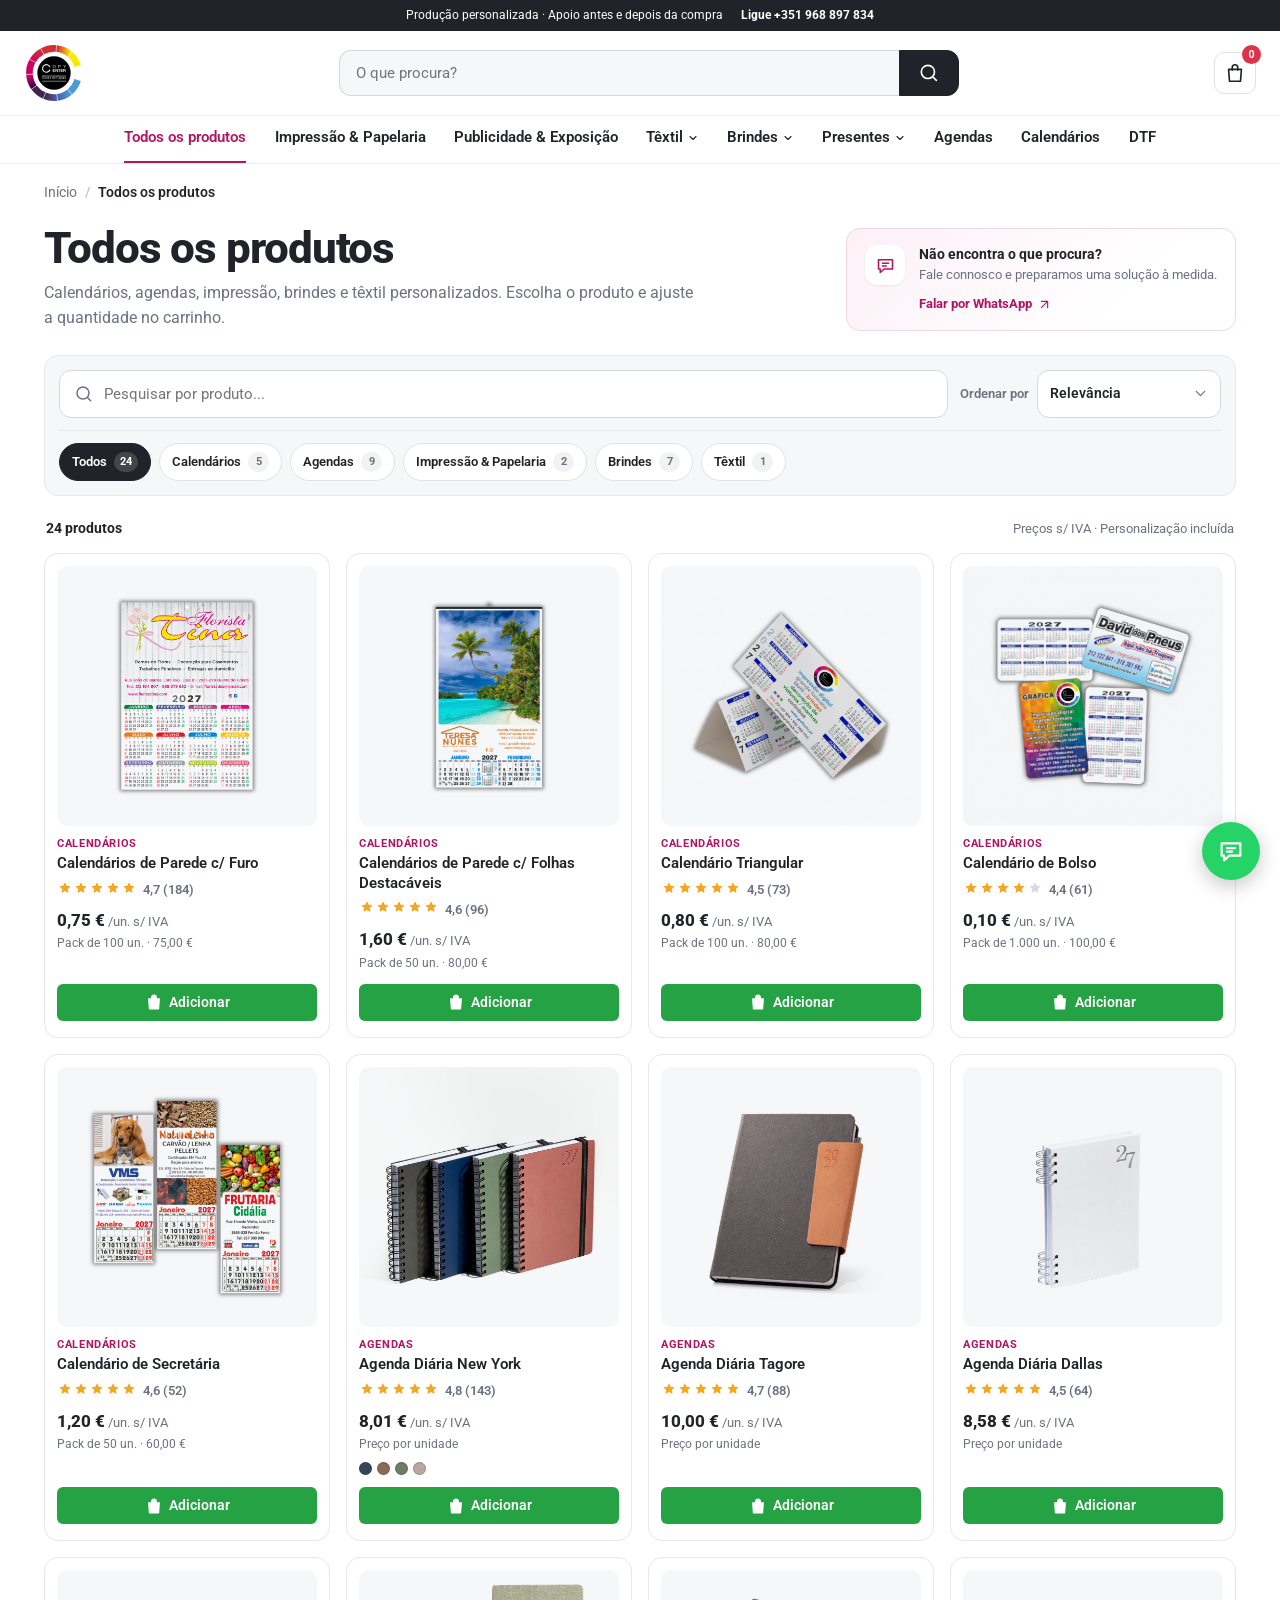
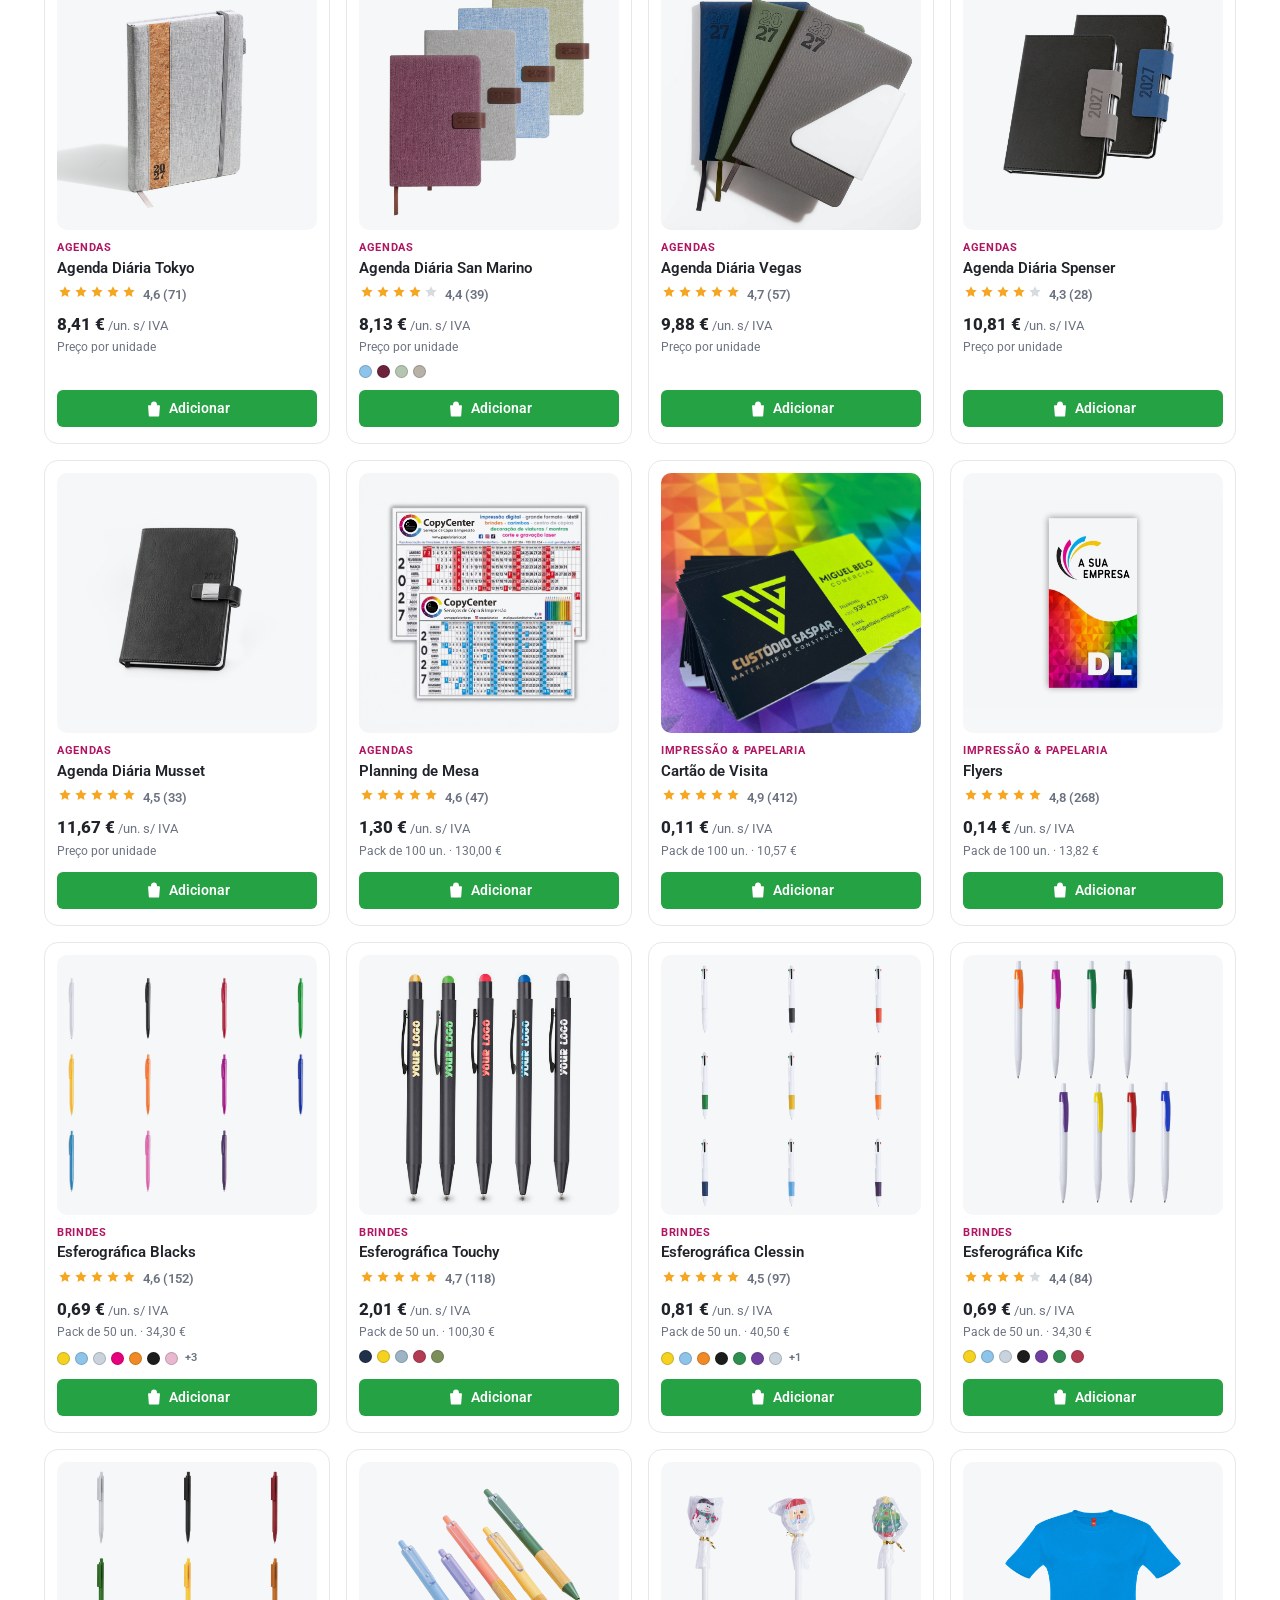
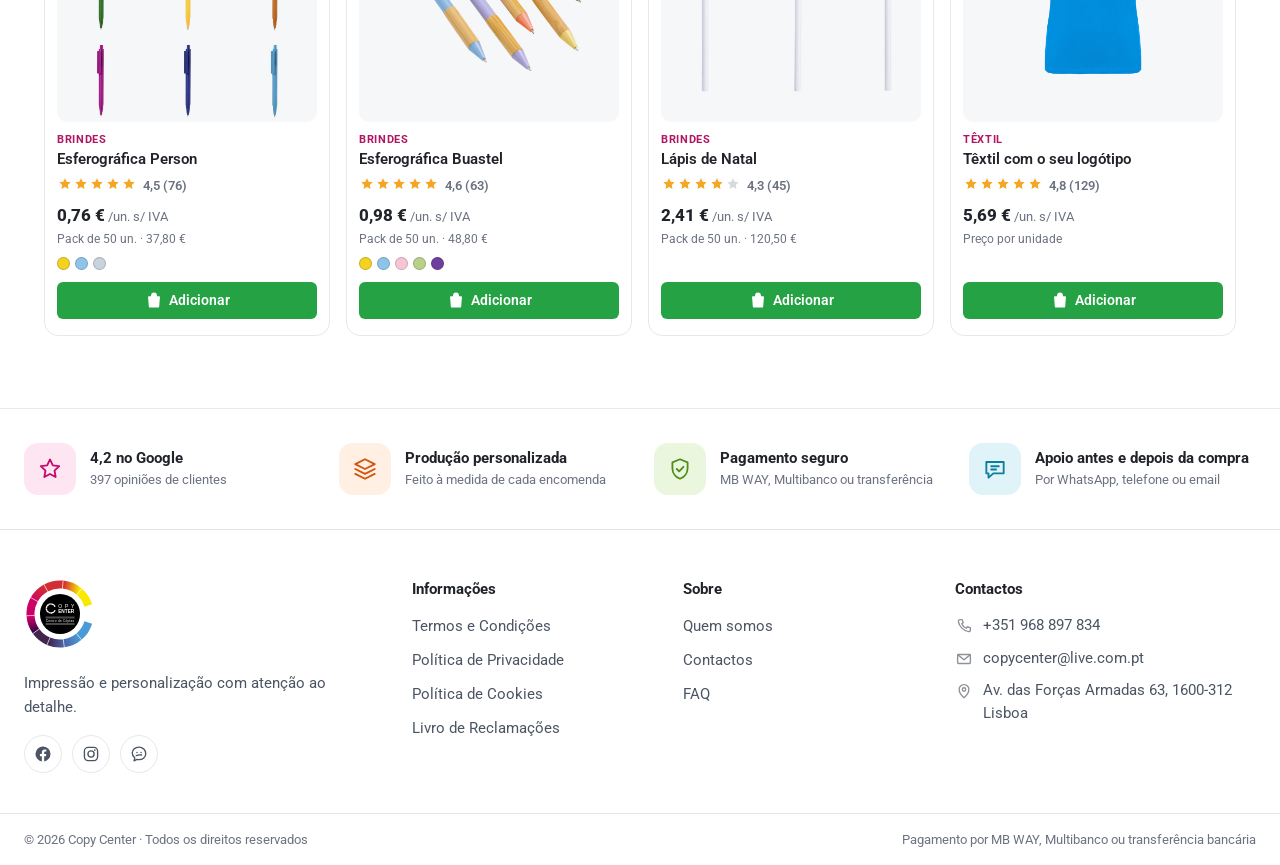
<file: produtos.html>
<!doctype html>
<html lang="pt-PT">
<head>
  <meta charset="utf-8">
  <meta name="viewport" content="width=device-width, initial-scale=1">
  <title>Todos os produtos | Copy Center</title>
  <meta name="description" content="Catálogo completo da Copy Center: calendários, agendas, impressão, brindes e têxtil personalizados com o logótipo da sua empresa.">
  <link rel="icon" href="assets/img/logo.svg" type="image/svg+xml">
  <link rel="preconnect" href="https://fonts.googleapis.com">
  <link rel="preconnect" href="https://fonts.gstatic.com" crossorigin>
  <link href="https://fonts.googleapis.com/css2?family=Roboto:wght@400;500;600;700;800;900&display=swap" rel="stylesheet">
  <link rel="stylesheet" href="styles.css?v=20261101c">
</head>
<body>
  <svg class="sprite" aria-hidden="true" focusable="false">
    <defs>
      <symbol id="i-search" viewBox="0 0 24 24"><path d="m20 20-4.2-4.2M18 10.8a7.2 7.2 0 1 1-14.4 0 7.2 7.2 0 0 1 14.4 0"/></symbol>
      <symbol id="i-user" viewBox="0 0 24 24"><path d="M20 20a8 8 0 0 0-16 0M12 12a4 4 0 1 0 0-8 4 4 0 0 0 0 8"/></symbol>
      <symbol id="i-bag" viewBox="0 0 24 24"><path d="M5 8h14l-1 13H6L5 8ZM9 9V6a3 3 0 0 1 6 0v3"/></symbol>
      <symbol id="i-menu" viewBox="0 0 24 24"><path d="M4 7h16M4 12h16M4 17h16"/></symbol>
      <symbol id="i-close" viewBox="0 0 24 24"><path d="m6 6 12 12M18 6 6 18"/></symbol>
      <symbol id="i-chevron" viewBox="0 0 24 24"><path d="m6 9 6 6 6-6"/></symbol>
      <symbol id="i-left" viewBox="0 0 24 24"><path d="M15 18l-6-6 6-6"/></symbol>
      <symbol id="i-right" viewBox="0 0 24 24"><path d="M9 18l6-6-6-6"/></symbol>
      <symbol id="i-up-right" viewBox="0 0 24 24"><path d="M7 17 17 7M7 7h10v10"/></symbol>
      <symbol id="i-image" viewBox="0 0 24 24"><rect x="3" y="4" width="18" height="16" rx="2"/><circle cx="8.5" cy="9.5" r="1.5"/><path d="m21 15-5-5L5 20"/></symbol>
      <symbol id="i-truck" viewBox="0 0 24 24"><path d="M3 6h11v10H3zM14 9h4l3 3v4h-7z"/><circle cx="7" cy="18" r="1.7"/><circle cx="17.5" cy="18" r="1.7"/></symbol>
      <symbol id="i-users" viewBox="0 0 24 24"><circle cx="9" cy="8" r="3.2"/><path d="M3.5 19a5.5 5.5 0 0 1 11 0M16 5.4a3.2 3.2 0 0 1 0 5.2M17.5 14.4A5.5 5.5 0 0 1 21 19"/></symbol>
      <symbol id="i-file-check" viewBox="0 0 24 24"><path d="M6 3h8l4 4v14H6z"/><path d="M14 3v4h4M9 14l2 2 4-4"/></symbol>
      <symbol id="i-shield-check" viewBox="0 0 24 24"><path d="M12 3 5 5.8v5.4c0 4.4 2.9 8.3 7 9.8 4.1-1.5 7-5.4 7-9.8V5.8z"/><path d="m9 12 2.2 2.2L15.2 10"/></symbol>
      <symbol id="i-star" viewBox="0 0 24 24"><path d="M12 3.2l2.6 5.4 5.9.8-4.3 4.1 1 5.9L12 16.6l-5.2 2.8 1-5.9L3.5 9.4l5.9-.8z"/></symbol>
      <symbol id="i-layers" viewBox="0 0 24 24"><path d="M12 3 3 7.5l9 4.5 9-4.5zM3 12l9 4.5 9-4.5M3 16.5 12 21l9-4.5"/></symbol>
      <symbol id="i-chat" viewBox="0 0 24 24"><path d="M4 5.5h16v10.5H10.5L6 20v-4H4z"/><path d="M8.5 9.5h7M8.5 12.5h4.5"/></symbol>
      <symbol id="i-phone" viewBox="0 0 24 24"><path d="M6.5 3.5h3l1.5 4-2 1.5a11 11 0 0 0 6 6l1.5-2 4 1.5v3a2 2 0 0 1-2.2 2A16.5 16.5 0 0 1 4.5 5.7a2 2 0 0 1 2-2.2z"/></symbol>
      <symbol id="i-mail" viewBox="0 0 24 24"><rect x="3.5" y="6" width="17" height="12" rx="1"/><path d="m4 6.5 8 6.5 8-6.5"/></symbol>
      <symbol id="i-pin" viewBox="0 0 24 24"><path d="M12 21s6.5-5.8 6.5-11a6.5 6.5 0 0 0-13 0c0 5.2 6.5 11 6.5 11z"/><circle cx="12" cy="10" r="2.3"/></symbol>
      <symbol id="i-facebook" viewBox="0 0 24 24"><path fill="currentColor" stroke="none" d="M22 12a10 10 0 1 0-11.56 9.88v-6.99H7.9V12h2.54V9.8c0-2.5 1.49-3.89 3.77-3.89 1.09 0 2.24.2 2.24.2v2.46h-1.26c-1.24 0-1.63.77-1.63 1.56V12h2.78l-.44 2.89h-2.34v6.99A10 10 0 0 0 22 12z"/></symbol>
      <symbol id="i-instagram" viewBox="0 0 24 24"><rect x="3.2" y="3.2" width="17.6" height="17.6" rx="5"/><circle cx="12" cy="12" r="4.1"/><circle cx="17.1" cy="6.9" r="1.1" fill="currentColor" stroke="none"/></symbol>
      <symbol id="i-waze" viewBox="0 0 24 24"><path d="M12 2.8c-5 0-9 3.5-9 8 0 2.6 1.3 4.9 3.4 6.4l-1 3.9 3.9-2c.9.3 1.8.4 2.7.4 5 0 9-3.5 9-8s-4-8.7-9-8.7z"/><circle cx="9.3" cy="10" r="1" fill="currentColor" stroke="none"/><circle cx="14.7" cy="10" r="1" fill="currentColor" stroke="none"/><path d="M8.4 14.2c2-1 4.3-1.4 7-.9"/></symbol>
    </defs>
  </svg>

  <div class="shell">
    <div class="announcement">
      <span>Produção personalizada · Apoio antes e depois da compra</span>
      <a class="announcement__phone" href="tel:+351968897834">Ligue +351 968 897 834</a>
    </div>

    <header class="site-header">
      <div class="header-main">
        <button class="menu-btn" type="button" aria-label="Abrir menu" aria-controls="drawer" aria-expanded="false" data-menu-toggle>
          <svg class="icon" viewBox="0 0 24 24"><use href="#i-menu"/></svg>
        </button>

        <a class="brand" href="index.html" aria-label="Copy Center — início">
          <img src="assets/img/logo.svg" alt="Copy Center" width="60" height="60">
        </a>

        <form class="search" role="search" action="produtos.html" method="get">
          <label class="sr-only" for="q">Procurar produtos</label>
          <input id="q" type="search" name="q" placeholder="O que procura?" required>
          <button type="submit" aria-label="Pesquisar">
            <svg class="icon" viewBox="0 0 24 24"><use href="#i-search"/></svg>
          </button>
        </form>

        <div class="actions">
          <a class="icon-btn cart" href="carrinho.html" aria-label="Carrinho, 0 produtos">
            <svg class="icon" viewBox="0 0 24 24"><use href="#i-bag"/></svg>
            <span class="cart__count">0</span>
          </a>
        </div>
      </div>

      <nav class="main-nav" aria-label="Menu principal">
        <ul class="nav-links">
          <li><a href="produtos.html" aria-current="page">Todos os produtos</a></li>
          <li><a href="#">Impressão &amp; Papelaria</a></li>
          <li><a href="#">Publicidade &amp; Exposição</a></li>
          <li class="has-sub">
            <a href="#">Têxtil <svg class="chev"><use href="#i-chevron"/></svg></a>
            <ul class="sub-menu">
              <li><a href="#">Aventais</a></li>
              <li><a href="#">Bonés</a></li>
              <li><a href="#">Batas</a></li>
              <li><a href="#">Casacos</a></li>
              <li><a href="#">Coletes</a></li>
              <li><a href="#">Jalecas</a></li>
              <li><a href="#">Polos</a></li>
              <li><a href="#">Sweatshirts</a></li>
              <li><a href="#">T-shirts</a></li>
              <li><a href="#">Calças</a></li>
              <li><a href="#">Acessórios de Cozinha</a></li>
            </ul>
          </li>
          <li class="has-sub">
            <a href="#">Brindes <svg class="chev"><use href="#i-chevron"/></svg></a>
            <ul class="sub-menu">
              <li><a href="#">Sacos</a></li>
              <li><a href="#">Esferográficas</a></li>
            </ul>
          </li>
          <li class="has-sub">
            <a href="#">Presentes <svg class="chev"><use href="#i-chevron"/></svg></a>
            <ul class="sub-menu">
              <li><a href="#">Agendas</a></li>
              <li><a href="#">Calendários</a></li>
            </ul>
          </li>
          <li><a href="#">Agendas</a></li>
          <li><a href="#">Calendários</a></li>
          <li><a href="#">DTF</a></li>
        </ul>
      </nav>
    </header>

    <nav class="drawer" id="drawer" aria-label="Menu móvel" aria-hidden="true">
      <div class="drawer__top">
        <strong>Menu</strong>
        <button class="icon-btn" type="button" aria-label="Fechar menu" data-menu-close>
          <svg class="icon" viewBox="0 0 24 24"><use href="#i-close"/></svg>
        </button>
      </div>
      <ul class="drawer__links">
        <li><a href="produtos.html" aria-current="page">Todos os produtos</a></li>
        <li><a href="#">Impressão &amp; Papelaria</a></li>
        <li><a href="#">Publicidade &amp; Exposição</a></li>
        <li>
          <a href="#">Têxtil</a>
          <ul class="drawer__sub">
            <li><a href="#">Aventais</a></li>
            <li><a href="#">Bonés</a></li>
            <li><a href="#">Batas</a></li>
            <li><a href="#">Casacos</a></li>
            <li><a href="#">Coletes</a></li>
            <li><a href="#">Jalecas</a></li>
            <li><a href="#">Polos</a></li>
            <li><a href="#">Sweatshirts</a></li>
            <li><a href="#">T-shirts</a></li>
            <li><a href="#">Calças</a></li>
            <li><a href="#">Acessórios de Cozinha</a></li>
          </ul>
        </li>
        <li>
          <a href="#">Brindes</a>
          <ul class="drawer__sub">
            <li><a href="#">Sacos</a></li>
            <li><a href="#">Esferográficas</a></li>
          </ul>
        </li>
        <li>
          <a href="#">Presentes</a>
          <ul class="drawer__sub">
            <li><a href="#">Agendas</a></li>
            <li><a href="#">Calendários</a></li>
          </ul>
        </li>
        <li><a href="#">Agendas</a></li>
        <li><a href="#">Calendários</a></li>
        <li><a href="#">DTF</a></li>
      </ul>
      <div class="drawer__bottom">
        <a href="contactos.html">Contactos</a>
      </div>
    </nav>
    <div class="backdrop" aria-hidden="true" data-menu-close></div>

    <a class="skip-link" href="#conteudo">Pular para o conteúdo</a>

    <main id="conteudo">
      <nav class="breadcrumb" aria-label="Localização">
        <ol>
          <li><a href="index.html">Início</a></li>
          <li aria-current="page">Todos os produtos</li>
        </ol>
      </nav>

      <div class="catalog-page">
        <header class="catalog-head">
          <div class="catalog-head__text">
            <h1>Todos os produtos</h1>
            <p>Calendários, agendas, impressão, brindes e têxtil personalizados. Escolha o produto e ajuste a quantidade no carrinho.</p>
          </div>
          <aside class="catalog-help" aria-label="Apoio na escolha de produtos">
            <span class="catalog-help__icon"><svg class="icon" viewBox="0 0 24 24"><use href="#i-chat"/></svg></span>
            <div class="catalog-help__text">
              <strong>Não encontra o que procura?</strong>
              <p>Fale connosco e preparamos uma solução à medida.</p>
            </div>
            <a class="catalog-help__link" href="https://wa.me/351968897834" target="_blank" rel="noopener">
              Falar por WhatsApp
              <svg class="icon" viewBox="0 0 24 24"><use href="#i-up-right"/></svg>
            </a>
          </aside>
        </header>

        <section class="catalog-toolbar" aria-label="Pesquisar e filtrar produtos">
          <div class="catalog-toolbar__top">
            <form class="catalog-search" role="search" action="produtos.html" method="get" data-catalog-search-form>
              <label class="sr-only" for="catalog-q">Pesquisar no catálogo</label>
              <svg class="icon catalog-search__icon" aria-hidden="true"><use href="#i-search"/></svg>
              <input id="catalog-q" type="search" name="q" placeholder="Pesquisar por produto..." autocomplete="off" data-catalog-search>
              <button class="catalog-search__clear" type="button" aria-label="Limpar pesquisa" data-catalog-clear hidden>
                <svg class="icon" viewBox="0 0 24 24"><use href="#i-close"/></svg>
              </button>
            </form>

            <label class="catalog-sort" for="catalog-sort">
              <span>Ordenar por</span>
              <span class="catalog-sort__control">
                <select id="catalog-sort" data-catalog-sort>
                  <option value="relevance">Relevância</option>
                  <option value="price-asc">Preço: mais baixo</option>
                  <option value="price-desc">Preço: mais alto</option>
                  <option value="name">Nome A–Z</option>
                </select>
                <svg class="icon" aria-hidden="true"><use href="#i-chevron"/></svg>
              </span>
            </label>
          </div>

          <div class="catalog-chips" role="group" aria-label="Filtrar por categoria" data-catalog-chips></div>
        </section>

        <div class="catalog-results">
          <p class="catalog-results__count" data-catalog-count aria-live="polite">24 produtos</p>
          <p class="catalog-results__note">Preços s/ IVA · Personalização incluída</p>
        </div>

        <div class="grid catalog-grid" data-catalog-grid></div>

        <div class="catalog-empty" data-catalog-empty hidden>
          <span class="catalog-empty__icon"><svg class="icon" viewBox="0 0 24 24"><use href="#i-search"/></svg></span>
          <h2>Não encontrámos produtos</h2>
          <p>Tente outra pesquisa ou veja todas as categorias.</p>
          <button class="btn" type="button" data-catalog-reset>Limpar filtros</button>
        </div>

        <noscript>
          <p class="catalog-noscript">Ative o JavaScript para ver e filtrar o catálogo completo. Também pode falar connosco pelo WhatsApp para receber a lista de produtos.</p>
        </noscript>
      </div>
    </main>

    <footer class="site-footer">
      <ul class="footer-trust">
        <li>
          <span class="footer-trust__icon footer-trust__icon--pink"><svg class="icon" viewBox="0 0 24 24"><use href="#i-star"/></svg></span>
          <div><strong>4,2 no Google</strong><span>397 opiniões de clientes</span></div>
        </li>
        <li>
          <span class="footer-trust__icon footer-trust__icon--orange"><svg class="icon" viewBox="0 0 24 24"><use href="#i-layers"/></svg></span>
          <div><strong>Produção personalizada</strong><span>Feito à medida de cada encomenda</span></div>
        </li>
        <li>
          <span class="footer-trust__icon footer-trust__icon--green"><svg class="icon" viewBox="0 0 24 24"><use href="#i-shield-check"/></svg></span>
          <div><strong>Pagamento seguro</strong><span>MB WAY, Multibanco ou transferência</span></div>
        </li>
        <li>
          <span class="footer-trust__icon footer-trust__icon--blue"><svg class="icon" viewBox="0 0 24 24"><use href="#i-chat"/></svg></span>
          <div><strong>Apoio antes e depois da compra</strong><span>Por WhatsApp, telefone ou email</span></div>
        </li>
      </ul>

      <div class="footer-main">
        <div class="footer-grid">
          <section class="footer-brand">
            <a class="footer-brand__logo-link" href="index.html" aria-label="Copy Center — início">
              <img class="footer-brand__logo" src="assets/img/logo.svg" alt="Copy Center" width="72" height="72">
            </a>
            <p>Impressão e personalização com atenção ao detalhe.</p>
            <ul class="footer-social" aria-label="Redes sociais da Copy Center">
              <li><a href="https://www.facebook.com/centro.copias.1/" target="_blank" rel="noopener" aria-label="Facebook da Copy Center"><svg class="icon" viewBox="0 0 24 24"><use href="#i-facebook"/></svg></a></li>
              <li><a href="https://www.instagram.com/copycenter_entrecampos/" target="_blank" rel="noopener" aria-label="Instagram da Copy Center"><svg class="icon" viewBox="0 0 24 24"><use href="#i-instagram"/></svg></a></li>
              <li><a href="https://www.waze.com/live-map/directions/pt/lisboa/lisboa/copycenter-centro-de-copias?to=place.ChIJlWu7ZwQzGQ0Rg36do5DjImA" target="_blank" rel="noopener" aria-label="Ver a Copy Center no Waze"><svg class="icon" viewBox="0 0 24 24"><use href="#i-waze"/></svg></a></li>
            </ul>
          </section>
          <nav aria-label="Termos e políticas">
            <h3>Informações</h3>
            <ul class="footer-links">
              <li><a href="#">Termos e Condições</a></li>
              <li><a href="#">Política de Privacidade</a></li>
              <li><a href="#">Política de Cookies</a></li>
              <li><a href="#">Livro de Reclamações</a></li>
            </ul>
          </nav>
          <nav aria-label="Sobre a Copy Center">
            <h3>Sobre</h3>
            <ul class="footer-links">
              <li><a href="sobre.html">Quem somos</a></li>
              <li><a href="contactos.html">Contactos</a></li>
              <li><a href="faq.html">FAQ</a></li>
            </ul>
          </nav>
          <section class="footer-contact">
            <h3>Contactos</h3>
            <a href="tel:+351968897834"><svg class="icon" viewBox="0 0 24 24"><use href="#i-phone"/></svg><span>+351 968 897 834</span></a>
            <a href="mailto:copycenter@live.com.pt"><svg class="icon" viewBox="0 0 24 24"><use href="#i-mail"/></svg><span>copycenter@live.com.pt</span></a>
            <p class="footer-address"><svg class="icon" viewBox="0 0 24 24"><use href="#i-pin"/></svg><span>Av. das Forças Armadas 63, 1600-312 Lisboa</span></p>
          </section>
        </div>
        <div class="footer-copy">
          <span>© 2026 Copy Center · Todos os direitos reservados</span>
          <span>Pagamento por MB WAY, Multibanco ou transferência bancária</span>
        </div>
      </div>
    </footer>

    <a class="chat" href="https://wa.me/351968897834" target="_blank" rel="noopener" aria-label="Falar por WhatsApp">
      <svg class="icon" viewBox="0 0 24 24"><use href="#i-chat"/></svg>
    </a>
  </div>

  <script src="catalogo-data.js?v=20261101c"></script>
  <script src="catalogo.js?v=20261101c"></script>
  <script src="app.js?v=20261101c"></script>
</body>
</html>
</file>
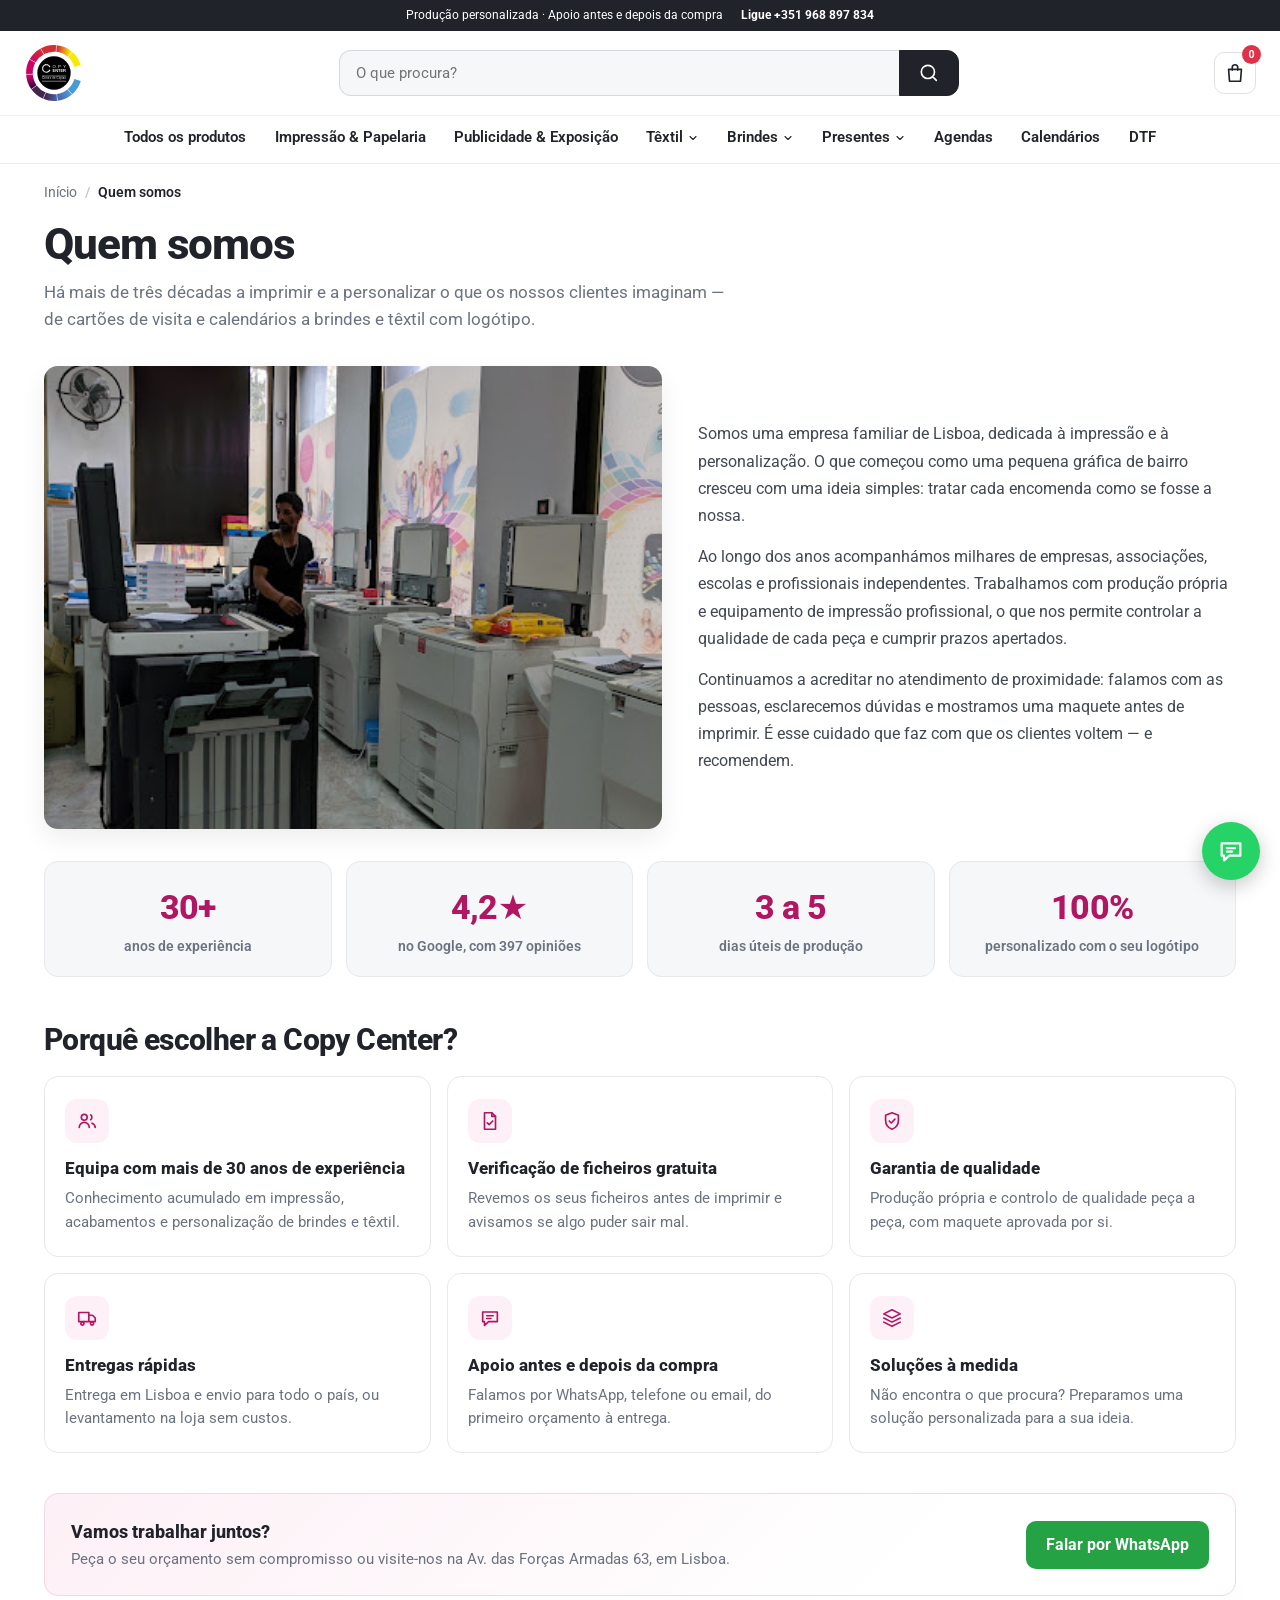
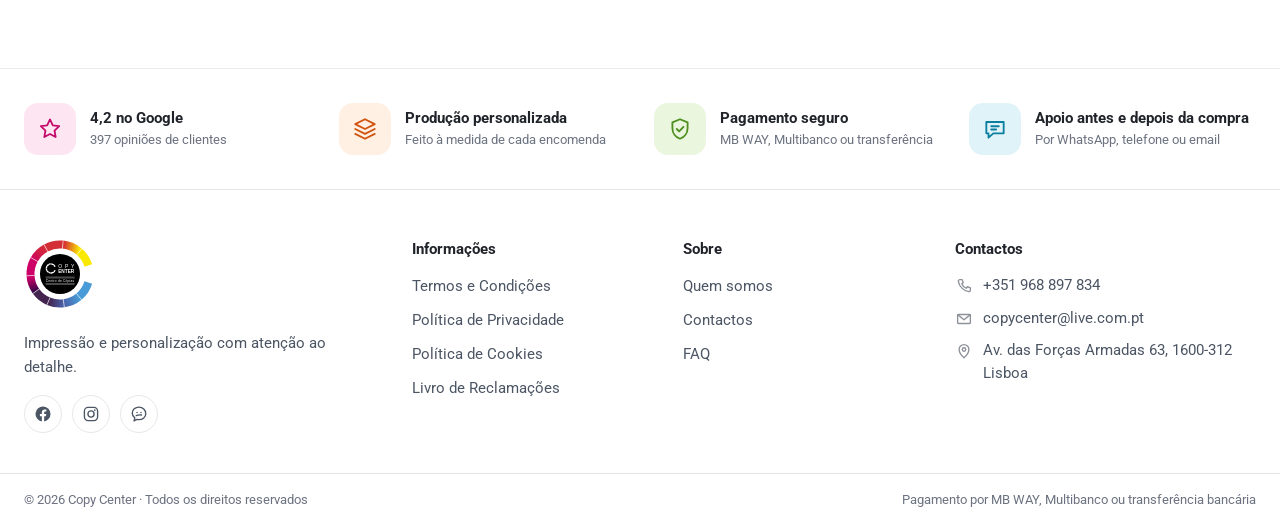
<file: sobre.html>
<!doctype html>
<html lang="pt-PT">
<head>
  <meta charset="utf-8">
  <meta name="viewport" content="width=device-width, initial-scale=1">
  <title>Quem somos | Copy Center</title>
  <meta name="description" content="Conheça a Copy Center: mais de 30 anos de experiência em impressão e personalização em Lisboa, com produção própria e apoio de proximidade.">
  <link rel="icon" href="assets/img/logo.svg" type="image/svg+xml">
  <link rel="preconnect" href="https://fonts.googleapis.com">
  <link rel="preconnect" href="https://fonts.gstatic.com" crossorigin>
  <link href="https://fonts.googleapis.com/css2?family=Roboto:wght@400;500;600;700;800;900&display=swap" rel="stylesheet">
  <link rel="stylesheet" href="styles.css?v=20261101c">
</head>
<body>
  <svg class="sprite" aria-hidden="true" focusable="false">
    <defs>
      <symbol id="i-search" viewBox="0 0 24 24"><path d="m20 20-4.2-4.2M18 10.8a7.2 7.2 0 1 1-14.4 0 7.2 7.2 0 0 1 14.4 0"/></symbol>
      <symbol id="i-user" viewBox="0 0 24 24"><path d="M20 20a8 8 0 0 0-16 0M12 12a4 4 0 1 0 0-8 4 4 0 0 0 0 8"/></symbol>
      <symbol id="i-bag" viewBox="0 0 24 24"><path d="M5 8h14l-1 13H6L5 8ZM9 9V6a3 3 0 0 1 6 0v3"/></symbol>
      <symbol id="i-menu" viewBox="0 0 24 24"><path d="M4 7h16M4 12h16M4 17h16"/></symbol>
      <symbol id="i-close" viewBox="0 0 24 24"><path d="m6 6 12 12M18 6 6 18"/></symbol>
      <symbol id="i-chevron" viewBox="0 0 24 24"><path d="m6 9 6 6 6-6"/></symbol>
      <symbol id="i-left" viewBox="0 0 24 24"><path d="M15 18l-6-6 6-6"/></symbol>
      <symbol id="i-right" viewBox="0 0 24 24"><path d="M9 18l6-6-6-6"/></symbol>
      <symbol id="i-up-right" viewBox="0 0 24 24"><path d="M7 17 17 7M7 7h10v10"/></symbol>
      <symbol id="i-image" viewBox="0 0 24 24"><rect x="3" y="4" width="18" height="16" rx="2"/><circle cx="8.5" cy="9.5" r="1.5"/><path d="m21 15-5-5L5 20"/></symbol>
      <symbol id="i-truck" viewBox="0 0 24 24"><path d="M3 6h11v10H3zM14 9h4l3 3v4h-7z"/><circle cx="7" cy="18" r="1.7"/><circle cx="17.5" cy="18" r="1.7"/></symbol>
      <symbol id="i-users" viewBox="0 0 24 24"><circle cx="9" cy="8" r="3.2"/><path d="M3.5 19a5.5 5.5 0 0 1 11 0M16 5.4a3.2 3.2 0 0 1 0 5.2M17.5 14.4A5.5 5.5 0 0 1 21 19"/></symbol>
      <symbol id="i-file-check" viewBox="0 0 24 24"><path d="M6 3h8l4 4v14H6z"/><path d="M14 3v4h4M9 14l2 2 4-4"/></symbol>
      <symbol id="i-shield-check" viewBox="0 0 24 24"><path d="M12 3 5 5.8v5.4c0 4.4 2.9 8.3 7 9.8 4.1-1.5 7-5.4 7-9.8V5.8z"/><path d="m9 12 2.2 2.2L15.2 10"/></symbol>
      <symbol id="i-star" viewBox="0 0 24 24"><path d="M12 3.2l2.6 5.4 5.9.8-4.3 4.1 1 5.9L12 16.6l-5.2 2.8 1-5.9L3.5 9.4l5.9-.8z"/></symbol>
      <symbol id="i-layers" viewBox="0 0 24 24"><path d="M12 3 3 7.5l9 4.5 9-4.5zM3 12l9 4.5 9-4.5M3 16.5 12 21l9-4.5"/></symbol>
      <symbol id="i-chat" viewBox="0 0 24 24"><path d="M4 5.5h16v10.5H10.5L6 20v-4H4z"/><path d="M8.5 9.5h7M8.5 12.5h4.5"/></symbol>
      <symbol id="i-phone" viewBox="0 0 24 24"><path d="M6.5 3.5h3l1.5 4-2 1.5a11 11 0 0 0 6 6l1.5-2 4 1.5v3a2 2 0 0 1-2.2 2A16.5 16.5 0 0 1 4.5 5.7a2 2 0 0 1 2-2.2z"/></symbol>
      <symbol id="i-mail" viewBox="0 0 24 24"><rect x="3.5" y="6" width="17" height="12" rx="1"/><path d="m4 6.5 8 6.5 8-6.5"/></symbol>
      <symbol id="i-pin" viewBox="0 0 24 24"><path d="M12 21s6.5-5.8 6.5-11a6.5 6.5 0 0 0-13 0c0 5.2 6.5 11 6.5 11z"/><circle cx="12" cy="10" r="2.3"/></symbol>
      <symbol id="i-facebook" viewBox="0 0 24 24"><path fill="currentColor" stroke="none" d="M22 12a10 10 0 1 0-11.56 9.88v-6.99H7.9V12h2.54V9.8c0-2.5 1.49-3.89 3.77-3.89 1.09 0 2.24.2 2.24.2v2.46h-1.26c-1.24 0-1.63.77-1.63 1.56V12h2.78l-.44 2.89h-2.34v6.99A10 10 0 0 0 22 12z"/></symbol>
      <symbol id="i-instagram" viewBox="0 0 24 24"><rect x="3.2" y="3.2" width="17.6" height="17.6" rx="5"/><circle cx="12" cy="12" r="4.1"/><circle cx="17.1" cy="6.9" r="1.1" fill="currentColor" stroke="none"/></symbol>
      <symbol id="i-waze" viewBox="0 0 24 24"><path d="M12 2.8c-5 0-9 3.5-9 8 0 2.6 1.3 4.9 3.4 6.4l-1 3.9 3.9-2c.9.3 1.8.4 2.7.4 5 0 9-3.5 9-8s-4-8.7-9-8.7z"/><circle cx="9.3" cy="10" r="1" fill="currentColor" stroke="none"/><circle cx="14.7" cy="10" r="1" fill="currentColor" stroke="none"/><path d="M8.4 14.2c2-1 4.3-1.4 7-.9"/></symbol>
    </defs>
  </svg>

  <div class="shell">
    <div class="announcement">
      <span>Produção personalizada · Apoio antes e depois da compra</span>
      <a class="announcement__phone" href="tel:+351968897834">Ligue +351 968 897 834</a>
    </div>

    <header class="site-header">
      <div class="header-main">
        <button class="menu-btn" type="button" aria-label="Abrir menu" aria-controls="drawer" aria-expanded="false" data-menu-toggle>
          <svg class="icon" viewBox="0 0 24 24"><use href="#i-menu"/></svg>
        </button>

        <a class="brand" href="index.html" aria-label="Copy Center — início">
          <img src="assets/img/logo.svg" alt="Copy Center" width="60" height="60">
        </a>

        <form class="search" role="search" action="produtos.html" method="get">
          <label class="sr-only" for="q">Procurar produtos</label>
          <input id="q" type="search" name="q" placeholder="O que procura?" required>
          <button type="submit" aria-label="Pesquisar">
            <svg class="icon" viewBox="0 0 24 24"><use href="#i-search"/></svg>
          </button>
        </form>

        <div class="actions">
          <a class="icon-btn cart" href="carrinho.html" aria-label="Carrinho, 0 produtos">
            <svg class="icon" viewBox="0 0 24 24"><use href="#i-bag"/></svg>
            <span class="cart__count">0</span>
          </a>
        </div>
      </div>

      <nav class="main-nav" aria-label="Menu principal">
        <ul class="nav-links">
          <li><a href="produtos.html">Todos os produtos</a></li>
          <li><a href="#">Impressão &amp; Papelaria</a></li>
          <li><a href="#">Publicidade &amp; Exposição</a></li>
          <li class="has-sub">
            <a href="#">Têxtil <svg class="chev"><use href="#i-chevron"/></svg></a>
            <ul class="sub-menu">
              <li><a href="#">Aventais</a></li>
              <li><a href="#">Bonés</a></li>
              <li><a href="#">Batas</a></li>
              <li><a href="#">Casacos</a></li>
              <li><a href="#">Coletes</a></li>
              <li><a href="#">Jalecas</a></li>
              <li><a href="#">Polos</a></li>
              <li><a href="#">Sweatshirts</a></li>
              <li><a href="#">T-shirts</a></li>
              <li><a href="#">Calças</a></li>
              <li><a href="#">Acessórios de Cozinha</a></li>
            </ul>
          </li>
          <li class="has-sub">
            <a href="#">Brindes <svg class="chev"><use href="#i-chevron"/></svg></a>
            <ul class="sub-menu">
              <li><a href="#">Sacos</a></li>
              <li><a href="#">Esferográficas</a></li>
            </ul>
          </li>
          <li class="has-sub">
            <a href="#">Presentes <svg class="chev"><use href="#i-chevron"/></svg></a>
            <ul class="sub-menu">
              <li><a href="#">Agendas</a></li>
              <li><a href="#">Calendários</a></li>
            </ul>
          </li>
          <li><a href="#">Agendas</a></li>
          <li><a href="#">Calendários</a></li>
          <li><a href="#">DTF</a></li>
        </ul>
      </nav>
    </header>

    <nav class="drawer" id="drawer" aria-label="Menu móvel" aria-hidden="true">
      <div class="drawer__top">
        <strong>Menu</strong>
        <button class="icon-btn" type="button" aria-label="Fechar menu" data-menu-close>
          <svg class="icon" viewBox="0 0 24 24"><use href="#i-close"/></svg>
        </button>
      </div>
      <ul class="drawer__links">
        <li><a href="produtos.html">Todos os produtos</a></li>
        <li><a href="#">Impressão &amp; Papelaria</a></li>
        <li><a href="#">Publicidade &amp; Exposição</a></li>
        <li>
          <a href="#">Têxtil</a>
          <ul class="drawer__sub">
            <li><a href="#">Aventais</a></li>
            <li><a href="#">Bonés</a></li>
            <li><a href="#">Batas</a></li>
            <li><a href="#">Casacos</a></li>
            <li><a href="#">Coletes</a></li>
            <li><a href="#">Jalecas</a></li>
            <li><a href="#">Polos</a></li>
            <li><a href="#">Sweatshirts</a></li>
            <li><a href="#">T-shirts</a></li>
            <li><a href="#">Calças</a></li>
            <li><a href="#">Acessórios de Cozinha</a></li>
          </ul>
        </li>
        <li>
          <a href="#">Brindes</a>
          <ul class="drawer__sub">
            <li><a href="#">Sacos</a></li>
            <li><a href="#">Esferográficas</a></li>
          </ul>
        </li>
        <li>
          <a href="#">Presentes</a>
          <ul class="drawer__sub">
            <li><a href="#">Agendas</a></li>
            <li><a href="#">Calendários</a></li>
          </ul>
        </li>
        <li><a href="#">Agendas</a></li>
        <li><a href="#">Calendários</a></li>
        <li><a href="#">DTF</a></li>
      </ul>
      <div class="drawer__bottom">
        <a href="contactos.html">Contactos</a>
      </div>
    </nav>
    <div class="backdrop" aria-hidden="true" data-menu-close></div>

    <a class="skip-link" href="#conteudo">Pular para o conteúdo</a>

    <main id="conteudo">
      <nav class="breadcrumb" aria-label="Localização">
        <ol>
          <li><a href="index.html">Início</a></li>
          <li aria-current="page">Quem somos</li>
        </ol>
      </nav>

      <div class="page">
        <header class="page-head">
          <h1>Quem somos</h1>
          <p>Há mais de três décadas a imprimir e a personalizar o que os nossos clientes imaginam — de cartões de visita e calendários a brindes e têxtil com logótipo.</p>
        </header>

        <section class="about-intro" aria-label="A nossa loja e a nossa história">
          <div class="about-intro__media">
            <img src="assets/img/loja-copy-center.jpg" alt="Interior da loja Copy Center, com máquinas de impressão profissional e um colaborador ao balcão" width="720" height="540" loading="lazy" decoding="async">
          </div>
          <div class="about-intro__body">
            <p>Somos uma empresa familiar de Lisboa, dedicada à impressão e à personalização. O que começou como uma pequena gráfica de bairro cresceu com uma ideia simples: tratar cada encomenda como se fosse a nossa.</p>
            <p>Ao longo dos anos acompanhámos milhares de empresas, associações, escolas e profissionais independentes. Trabalhamos com produção própria e equipamento de impressão profissional, o que nos permite controlar a qualidade de cada peça e cumprir prazos apertados.</p>
            <p>Continuamos a acreditar no atendimento de proximidade: falamos com as pessoas, esclarecemos dúvidas e mostramos uma maquete antes de imprimir. É esse cuidado que faz com que os clientes voltem — e recomendem.</p>
          </div>
        </section>

        <div class="about-stats" aria-label="Números da Copy Center">
          <div class="about-stat">
            <b>30+</b>
            <span>anos de experiência</span>
          </div>
          <div class="about-stat">
            <b>4,2★</b>
            <span>no Google, com 397 opiniões</span>
          </div>
          <div class="about-stat">
            <b>3 a 5</b>
            <span>dias úteis de produção</span>
          </div>
          <div class="about-stat">
            <b>100%</b>
            <span>personalizado com o seu logótipo</span>
          </div>
        </div>

        <section class="page-section" aria-labelledby="valores-title">
          <h2 class="page-section__title" id="valores-title">Porquê escolher a Copy Center?</h2>
          <div class="about-cards">
            <article class="about-card">
              <span class="about-card__icon"><svg class="icon" viewBox="0 0 24 24"><use href="#i-users"/></svg></span>
              <h3>Equipa com mais de 30 anos de experiência</h3>
              <p>Conhecimento acumulado em impressão, acabamentos e personalização de brindes e têxtil.</p>
            </article>
            <article class="about-card">
              <span class="about-card__icon"><svg class="icon" viewBox="0 0 24 24"><use href="#i-file-check"/></svg></span>
              <h3>Verificação de ficheiros gratuita</h3>
              <p>Revemos os seus ficheiros antes de imprimir e avisamos se algo puder sair mal.</p>
            </article>
            <article class="about-card">
              <span class="about-card__icon"><svg class="icon" viewBox="0 0 24 24"><use href="#i-shield-check"/></svg></span>
              <h3>Garantia de qualidade</h3>
              <p>Produção própria e controlo de qualidade peça a peça, com maquete aprovada por si.</p>
            </article>
            <article class="about-card">
              <span class="about-card__icon"><svg class="icon" viewBox="0 0 24 24"><use href="#i-truck"/></svg></span>
              <h3>Entregas rápidas</h3>
              <p>Entrega em Lisboa e envio para todo o país, ou levantamento na loja sem custos.</p>
            </article>
            <article class="about-card">
              <span class="about-card__icon"><svg class="icon" viewBox="0 0 24 24"><use href="#i-chat"/></svg></span>
              <h3>Apoio antes e depois da compra</h3>
              <p>Falamos por WhatsApp, telefone ou email, do primeiro orçamento à entrega.</p>
            </article>
            <article class="about-card">
              <span class="about-card__icon"><svg class="icon" viewBox="0 0 24 24"><use href="#i-layers"/></svg></span>
              <h3>Soluções à medida</h3>
              <p>Não encontra o que procura? Preparamos uma solução personalizada para a sua ideia.</p>
            </article>
          </div>
        </section>

        <section class="page-cta" aria-label="Falar com a Copy Center">
          <div class="page-cta__text">
            <strong>Vamos trabalhar juntos?</strong>
            <span>Peça o seu orçamento sem compromisso ou visite-nos na Av. das Forças Armadas 63, em Lisboa.</span>
          </div>
          <a class="btn btn--green" href="https://wa.me/351968897834" target="_blank" rel="noopener">Falar por WhatsApp</a>
        </section>
      </div>
    </main>

    <footer class="site-footer">
      <ul class="footer-trust">
        <li>
          <span class="footer-trust__icon footer-trust__icon--pink"><svg class="icon" viewBox="0 0 24 24"><use href="#i-star"/></svg></span>
          <div><strong>4,2 no Google</strong><span>397 opiniões de clientes</span></div>
        </li>
        <li>
          <span class="footer-trust__icon footer-trust__icon--orange"><svg class="icon" viewBox="0 0 24 24"><use href="#i-layers"/></svg></span>
          <div><strong>Produção personalizada</strong><span>Feito à medida de cada encomenda</span></div>
        </li>
        <li>
          <span class="footer-trust__icon footer-trust__icon--green"><svg class="icon" viewBox="0 0 24 24"><use href="#i-shield-check"/></svg></span>
          <div><strong>Pagamento seguro</strong><span>MB WAY, Multibanco ou transferência</span></div>
        </li>
        <li>
          <span class="footer-trust__icon footer-trust__icon--blue"><svg class="icon" viewBox="0 0 24 24"><use href="#i-chat"/></svg></span>
          <div><strong>Apoio antes e depois da compra</strong><span>Por WhatsApp, telefone ou email</span></div>
        </li>
      </ul>

      <div class="footer-main">
        <div class="footer-grid">
          <section class="footer-brand">
            <a class="footer-brand__logo-link" href="index.html" aria-label="Copy Center — início">
              <img class="footer-brand__logo" src="assets/img/logo.svg" alt="Copy Center" width="72" height="72">
            </a>
            <p>Impressão e personalização com atenção ao detalhe.</p>
            <ul class="footer-social" aria-label="Redes sociais da Copy Center">
              <li><a href="https://www.facebook.com/centro.copias.1/" target="_blank" rel="noopener" aria-label="Facebook da Copy Center"><svg class="icon" viewBox="0 0 24 24"><use href="#i-facebook"/></svg></a></li>
              <li><a href="https://www.instagram.com/copycenter_entrecampos/" target="_blank" rel="noopener" aria-label="Instagram da Copy Center"><svg class="icon" viewBox="0 0 24 24"><use href="#i-instagram"/></svg></a></li>
              <li><a href="https://www.waze.com/live-map/directions/pt/lisboa/lisboa/copycenter-centro-de-copias?to=place.ChIJlWu7ZwQzGQ0Rg36do5DjImA" target="_blank" rel="noopener" aria-label="Ver a Copy Center no Waze"><svg class="icon" viewBox="0 0 24 24"><use href="#i-waze"/></svg></a></li>
            </ul>
          </section>
          <nav aria-label="Termos e políticas">
            <h3>Informações</h3>
            <ul class="footer-links">
              <li><a href="#">Termos e Condições</a></li>
              <li><a href="#">Política de Privacidade</a></li>
              <li><a href="#">Política de Cookies</a></li>
              <li><a href="#">Livro de Reclamações</a></li>
            </ul>
          </nav>
          <nav aria-label="Sobre a Copy Center">
            <h3>Sobre</h3>
            <ul class="footer-links">
              <li><a href="sobre.html" aria-current="page">Quem somos</a></li>
              <li><a href="contactos.html">Contactos</a></li>
              <li><a href="faq.html">FAQ</a></li>
            </ul>
          </nav>
          <section class="footer-contact">
            <h3>Contactos</h3>
            <a href="tel:+351968897834"><svg class="icon" viewBox="0 0 24 24"><use href="#i-phone"/></svg><span>+351 968 897 834</span></a>
            <a href="mailto:copycenter@live.com.pt"><svg class="icon" viewBox="0 0 24 24"><use href="#i-mail"/></svg><span>copycenter@live.com.pt</span></a>
            <p class="footer-address"><svg class="icon" viewBox="0 0 24 24"><use href="#i-pin"/></svg><span>Av. das Forças Armadas 63, 1600-312 Lisboa</span></p>
          </section>
        </div>
        <div class="footer-copy">
          <span>© 2026 Copy Center · Todos os direitos reservados</span>
          <span>Pagamento por MB WAY, Multibanco ou transferência bancária</span>
        </div>
      </div>
    </footer>

    <a class="chat" href="https://wa.me/351968897834" target="_blank" rel="noopener" aria-label="Falar por WhatsApp">
      <svg class="icon" viewBox="0 0 24 24"><use href="#i-chat"/></svg>
    </a>
  </div>

  <script src="app.js?v=20261101c"></script>
</body>
</html>
</file>
<file: styles.css>
/* Copy Center — clone estrutural da página inicial.
   Tipografia, ritmo, paleta e componentes seguem o desenho de referência. */

:root {
  --ink: #202329;
  --muted: #6b7280;
  --line: #e6e8eb;
  --soft: #f6f7f9;
  --magenta: #b01662;
  --pink-wash: #fdf0f6;
  --green: #25a244;
  --red: #e03446;
  --blue: #1767b1;
  --white: #fff;
  --radius: 14px;
  --radius-sm: 10px;
  --shadow: 0 10px 26px rgba(0, 0, 0, .07);
  --page: 1240px;
  --wide: 1320px;
}

*,
*::before,
*::after {
  box-sizing: border-box;
}

[hidden] {
  display: none !important;
}

html {
  scroll-behavior: smooth;
}

body {
  margin: 0;
  background: var(--white);
  color: var(--ink);
  font-family: "Roboto", system-ui, -apple-system, "Segoe UI", sans-serif;
  font-size: 16px;
  line-height: 1.5;
  -webkit-font-smoothing: antialiased;
}

body.nav-open {
  overflow: hidden;
}

h1, h2, h3, p {
  margin: 0;
}

a {
  color: inherit;
  text-decoration: none;
}

button,
input,
select,
textarea {
  font: inherit;
  color: inherit;
}

button {
  padding: 0;
  border: 0;
  background: none;
  cursor: pointer;
}

ul,
ol {
  margin: 0;
  padding: 0;
  list-style: none;
}

svg {
  display: block;
}

.sprite {
  position: absolute;
  width: 0;
  height: 0;
  overflow: hidden;
}

.icon,
.chev,
.ph__icon,
.why__icon {
  fill: none;
  stroke: currentColor;
  stroke-linecap: round;
  stroke-linejoin: round;
}

.icon {
  width: 22px;
  height: 22px;
  stroke-width: 1.8;
}

.chev {
  width: 12px;
  height: 12px;
  stroke-width: 2.2;
}

::selection {
  background: var(--pink-wash);
  color: var(--magenta);
}

a:focus-visible,
button:focus-visible,
input:focus-visible,
select:focus-visible,
textarea:focus-visible {
  outline: 3px solid var(--blue);
  outline-offset: 2px;
}

.sr-only {
  position: absolute;
  width: 1px;
  height: 1px;
  padding: 0;
  margin: -1px;
  overflow: hidden;
  clip: rect(0 0 0 0);
  white-space: nowrap;
  border: 0;
}

.skip-link {
  position: absolute;
  left: -9999px;
  top: 0;
  z-index: 300;
  padding: 10px 16px;
  background: var(--ink);
  color: #fff;
  font-weight: 600;
}

.skip-link:focus {
  left: 12px;
  top: 12px;
}

/* ---------- Barra de anúncio ---------- */

.announcement {
  display: flex;
  align-items: center;
  justify-content: center;
  flex-wrap: wrap;
  gap: 4px 18px;
  padding: 7px 14px;
  background: #202329;
  color: #fff;
  font-size: 12px;
  line-height: 1.4;
  text-align: center;
}

.announcement__phone {
  color: #fff;
  font-weight: 700;
  white-space: nowrap;
}

.announcement__phone:hover {
  text-decoration: underline;
}

/* ---------- Cabeçalho ---------- */

.site-header {
  background: var(--white);
  border-bottom: 1px solid #e9ebee;
}

.header-main {
  display: flex;
  align-items: center;
  gap: 28px;
  max-width: var(--wide);
  min-height: 76px;
  margin: 0 auto;
  padding: 12px 24px;
}

.brand {
  flex: none;
  display: block;
  line-height: 0;
}

.brand img {
  display: block;
  width: 60px;
  height: 60px;
}

.menu-btn,
.icon-btn {
  display: inline-grid;
  place-items: center;
  height: 42px;
  min-width: 42px;
  border: 1px solid #dfe2e5;
  border-radius: var(--radius-sm);
  background: var(--white);
  color: var(--ink);
  line-height: 0;
  transition: border-color .15s ease, background .15s ease;
}

.menu-btn {
  display: none;
}

.menu-btn:hover,
.icon-btn:hover {
  border-color: #c5cbd1;
  background: #fafbfc;
}

.search {
  display: flex;
  flex: 1;
  max-width: 620px;
  height: 46px;
  margin: 0 auto;
}

.search input {
  flex: 1;
  min-width: 0;
  height: 46px;
  padding: 0 16px;
  border: 1px solid #d5d9de;
  border-right: 0;
  border-radius: 12px 0 0 12px;
  background: var(--soft);
  color: var(--ink);
  font-size: 15px;
}

.search input:focus {
  outline: 2px solid var(--blue);
  outline-offset: -1px;
  background: #fff;
}

.search button {
  display: inline-flex;
  align-items: center;
  justify-content: center;
  height: 46px;
  padding: 0 18px;
  border: 1px solid var(--ink);
  border-radius: 0 12px 12px 0;
  background: var(--ink);
  color: #fff;
}

.search button:hover {
  background: #343941;
}

.actions {
  display: flex;
  align-items: center;
  gap: 7px;
}

.cart {
  position: relative;
}

.cart__count {
  position: absolute;
  top: -8px;
  right: -6px;
  min-width: 19px;
  height: 19px;
  border-radius: 20px;
  background: #df3248;
  color: #fff;
  font: 700 11px/19px sans-serif;
  text-align: center;
}

.main-nav {
  border-top: 1px solid #eef0f2;
}

.nav-links {
  display: flex;
  flex-wrap: wrap;
  align-items: center;
  justify-content: center;
  gap: clamp(14px, 2.2vw, 34px);
  max-width: var(--wide);
  margin: 0 auto;
  padding: 0 24px;
}

.nav-links > li {
  position: relative;
}

.nav-links > li > a {
  display: inline-flex;
  align-items: center;
  gap: 4px;
  padding: 13px 0;
  border-bottom: 2px solid transparent;
  font-size: 14.5px;
  font-weight: 600;
  line-height: 1.3;
}

.nav-links > li > a:hover {
  border-bottom-color: var(--red);
}

.nav-links > li > a[aria-current="page"] {
  border-bottom-color: var(--magenta);
  color: var(--magenta);
}

.sub-menu {
  display: none;
  position: absolute;
  top: 100%;
  left: 0;
  z-index: 100;
  min-width: 220px;
  padding: 8px 16px;
  border-radius: 0 0 var(--radius-sm) var(--radius-sm);
  background: #fff;
  box-shadow: 0 8px 25px rgba(0, 0, 0, .13);
}

.has-sub:hover > .sub-menu,
.has-sub:focus-within > .sub-menu {
  display: block;
}

.sub-menu a {
  display: block;
  padding: 9px 0;
  font-size: 14px;
  font-weight: 500;
}

.sub-menu a:hover {
  color: var(--red);
}

/* ---------- Menu móvel ---------- */

.drawer {
  position: fixed;
  top: 0;
  bottom: 0;
  left: 0;
  z-index: 200;
  width: min(88vw, 370px);
  padding: 20px 20px 32px;
  background: #fff;
  box-shadow: 4px 0 20px rgba(0, 0, 0, .15);
  overflow: auto;
  visibility: hidden;
  transform: translateX(-100%);
  transition: transform .25s ease, visibility 0s linear .25s;
}

body.nav-open .drawer {
  visibility: visible;
  transform: none;
  transition: transform .25s ease, visibility 0s linear 0s;
}

.drawer__top {
  display: flex;
  align-items: center;
  justify-content: space-between;
  margin-bottom: 20px;
}

.drawer__top strong {
  font-size: 18px;
  font-weight: 700;
}

.drawer__links > li {
  border-bottom: 1px solid #e9ebee;
}

.drawer__links a {
  display: block;
  padding: 13px 4px;
  font-size: 16px;
  font-weight: 600;
}

.drawer__links a[aria-current="page"] {
  color: var(--magenta);
}

.drawer__sub {
  padding: 0 0 8px 17px;
}

.drawer__sub li {
  border: 0;
}

.drawer__sub a {
  padding: 8px 4px;
  font-size: 14px;
  font-weight: 400;
}

.drawer__bottom {
  display: flex;
  flex-direction: column;
  gap: 15px;
  padding: 24px 4px;
}

.drawer__bottom a {
  font-size: 15px;
  font-weight: 600;
}

.backdrop {
  position: fixed;
  inset: 0;
  z-index: 150;
  background: rgba(0, 0, 0, .5);
  opacity: 0;
  visibility: hidden;
  transition: opacity .25s ease, visibility .25s ease;
}

body.nav-open .backdrop {
  opacity: 1;
  visibility: visible;
}

/* ---------- Introdução ---------- */

.home-intro {
  max-width: var(--page);
  margin: 0 auto;
  padding: 20px 24px 0;
  text-align: center;
}

.home-intro h1 {
  font-size: clamp(18px, 2vw, 24px);
  font-weight: 700;
  line-height: 1.25;
  letter-spacing: -.01em;
}

.home-intro p {
  margin-top: 4px;
  color: var(--muted);
  font-size: 14px;
}

.content {
  max-width: var(--page);
  margin: 0 auto;
  padding: 24px 24px 0;
}

/* ---------- Hero ---------- */

.hero {
  display: grid;
  grid-template-columns: 1.4fr 1fr;
  align-items: center;
  gap: 24px;
  padding: 32px;
  border-radius: var(--radius);
  background: linear-gradient(135deg, #fdf0f6 0%, var(--soft) 70%);
}

.hero__badge {
  display: inline-block;
  margin-bottom: 12px;
  padding: 5px 12px;
  border-radius: 999px;
  background: var(--magenta);
  color: #fff;
  font-size: 13px;
  font-weight: 700;
}

.hero__title {
  margin-bottom: 10px;
  font-size: clamp(28px, 4vw, 42px);
  font-weight: 800;
  line-height: 1.08;
  letter-spacing: -.02em;
  color: var(--ink);
}

.hero__title span {
  display: block;
  color: var(--magenta);
}

.hero__sub {
  margin-bottom: 18px;
  color: var(--muted);
  font-size: 17px;
}

.hero__actions {
  display: flex;
  flex-wrap: wrap;
  gap: 10px;
  margin-bottom: 16px;
}

.btn {
  display: inline-flex;
  align-items: center;
  justify-content: center;
  min-height: 48px;
  padding: 0 20px;
  border-radius: var(--radius-sm);
  background: var(--ink);
  color: #fff;
  font-size: 16px;
  font-weight: 700;
  line-height: 1.2;
  text-align: center;
  transition: background .15s ease, transform .15s ease;
}

.btn:hover {
  background: #343941;
  transform: translateY(-1px);
}

.btn--green {
  background: var(--green);
}

.btn--green:hover {
  background: #1f8a39;
}

.chips {
  display: flex;
  flex-wrap: wrap;
  gap: 8px 16px;
  color: var(--ink);
  font-size: 14px;
}

.chips li::before {
  content: "✓ ";
  color: var(--green);
  font-weight: 800;
}

.offer {
  display: grid;
  gap: 10px;
  padding: 16px;
  border-radius: var(--radius);
  background: #fff;
  box-shadow: 0 10px 30px rgba(0, 0, 0, .08);
  color: var(--ink);
}

.offer__media {
  position: relative;
  display: block;
  aspect-ratio: 4 / 3;
  border-radius: var(--radius-sm);
  background: var(--soft);
  overflow: hidden;
}

.offer__name {
  font-size: 14px;
  font-weight: 600;
}

.offer__price {
  color: var(--magenta);
  font-size: 34px;
  font-weight: 800;
  line-height: 1.1;
}

.offer__price small {
  font-size: 16px;
  font-weight: 600;
}

.offer__note {
  color: var(--muted);
  font-size: 13px;
}

/* ---------- Placeholders de imagem ---------- */

.ph {
  display: flex;
  flex-direction: column;
  align-items: center;
  justify-content: center;
  gap: 6px;
  width: 100%;
  height: 100%;
  background: #f1f2f4;
  color: #a0a6ad;
}

.offer__media > .ph,
.product-card__media > .ph,
.category__media > .ph {
  position: absolute;
  inset: 0;
}

.offer__media img,
.product-card__media img,
.category__media img {
  display: block;
  width: 100%;
  height: 100%;
  object-fit: contain;
  mix-blend-mode: multiply;
}

.ph__icon {
  width: 26px;
  height: 26px;
  stroke-width: 1.4;
}

.ph--lg .ph__icon {
  width: 34px;
  height: 34px;
}

.ph__label {
  font-size: 11px;
  font-weight: 500;
  line-height: 1;
}

/* ---------- Passos ---------- */

.steps {
  display: grid;
  grid-template-columns: repeat(4, minmax(0, 1fr));
  gap: 12px;
  margin-top: 28px;
  counter-reset: passo;
}

.steps li {
  display: grid;
  gap: 4px;
  padding: 14px 16px;
  border: 1px solid var(--line);
  border-radius: var(--radius);
  background: #fff;
  color: var(--muted);
  font-size: 14px;
  counter-increment: passo;
}

.steps strong {
  color: var(--ink);
  font-size: 16px;
  font-weight: 700;
}

.steps strong::before {
  content: counter(passo) ". ";
  color: var(--magenta);
}

.steps span {
  line-height: 1.4;
}

/* ---------- Secções ---------- */

.section,
.carousel {
  margin-top: 36px;
}

.section-title {
  color: var(--ink);
  font-size: clamp(20px, 2.2vw, 26px);
  font-weight: 700;
  line-height: 1.25;
  letter-spacing: -.01em;
}

.section-note {
  margin: 4px 0 14px;
  color: var(--muted);
  font-size: 15px;
}

.section-head {
  margin-bottom: 14px;
}

.section-head--split {
  display: flex;
  flex-wrap: wrap;
  align-items: center;
  justify-content: space-between;
  gap: 8px 16px;
}

.section-link {
  display: inline-flex;
  align-items: center;
  gap: 5px;
  color: var(--magenta);
  font-size: 14px;
  font-weight: 700;
}

.section-link:hover {
  text-decoration: underline;
  text-underline-offset: 3px;
}

.section-link .icon {
  width: 15px;
  height: 15px;
}

/* ---------- Grelha de produtos ---------- */

.grid {
  display: grid;
  grid-template-columns: repeat(4, minmax(0, 1fr));
  gap: 16px;
}

.product-card {
  display: flex;
  flex-direction: column;
  min-width: 0;
  padding: 12px 12px 16px;
  border: 1px solid var(--line);
  border-radius: var(--radius);
  background: #fff;
  color: var(--ink);
  transition: border-color .15s ease, box-shadow .15s ease, transform .15s ease;
}

.product-card:hover {
  border-color: #cfd4da;
  box-shadow: var(--shadow);
  transform: translateY(-2px);
}

.product-card__media {
  position: relative;
  display: block;
  aspect-ratio: 1 / 1;
  margin-bottom: 12px;
  border-radius: var(--radius-sm);
  background: var(--soft);
  overflow: hidden;
}

/* Avaliação no cartão */
.product-card__rating {
  display: flex;
  align-items: center;
  gap: 6px;
  margin-top: 6px;
  color: var(--muted);
  font-size: 12.5px;
}

.product-card__stars .icon {
  width: 14px;
  height: 14px;
  fill: currentColor;
  stroke: none;
}

.product-card__rating-text {
  font-weight: 600;
}

.product-card__name {
  font-size: 15px;
  font-weight: 600;
  line-height: 1.3;
}

.product-card__name a:hover {
  color: var(--magenta);
  text-decoration: underline;
  text-underline-offset: 3px;
}

.product-card__category {
  margin-bottom: 4px;
  color: var(--magenta);
  font-size: 10.5px;
  font-weight: 700;
  letter-spacing: .06em;
  line-height: 1.2;
  text-transform: uppercase;
}

.product-card__price {
  margin-top: 6px;
  color: var(--muted);
  font-size: 13px;
}

.product-card__price b {
  color: var(--ink);
  font-size: 17px;
  font-weight: 800;
}

.product-card__price em {
  font-style: normal;
}

.product-card__price small {
  display: block;
  margin-top: 1px;
  color: var(--muted);
  font-size: 12px;
}

/* Add to Cart button inside product cards */
.product-card__footer {
  margin-top: auto;
  padding-top: 12px;
}

.product-card__add {
  display: flex;
  align-items: center;
  justify-content: center;
  gap: 6px;
  width: 100%;
  padding: 8px 12px;
  background: var(--green);
  color: #fff;
  border: none;
  border-radius: 6px;
  cursor: pointer;
  font-size: 14px;
  font-weight: 600;
  transition: background 0.2s ease;
}

.product-card__add:hover {
  background: #219a3d;
}

.product-card__add .icon {
  width: 18px;
  height: 18px;
  fill: currentColor;
}

.badge {
  position: absolute;
  top: 8px;
  left: 8px;
  z-index: 1;
  padding: 3px 10px;
  border-radius: 999px;
  background: var(--green);
  color: #fff;
  font-size: 12px;
  font-weight: 700;
}

.swatches {
  display: flex;
  flex-wrap: wrap;
  align-items: center;
  gap: 5px;
  margin-top: 9px;
}

.swatches i {
  display: inline-block;
  flex: none;
  width: 13px;
  height: 13px;
  border: 1px solid rgba(0, 0, 0, .18);
  border-radius: 50%;
}

.swatches__more {
  margin-left: 2px;
  color: var(--muted);
  font-size: 11px;
  font-style: normal;
  font-weight: 600;
}

/* ---------- Catálogo ---------- */

.catalog-page {
  max-width: var(--page);
  margin: 0 auto;
  padding: 18px 24px 72px;
}

.catalog-head {
  display: grid;
  grid-template-columns: minmax(0, 1fr) 390px;
  align-items: end;
  gap: 28px;
  margin-top: 4px;
}

.catalog-head__text {
  min-width: 0;
}

.catalog-head__text h1 {
  font-size: clamp(30px, 3.8vw, 44px);
  font-weight: 800;
  line-height: 1.06;
  letter-spacing: -.025em;
}

.catalog-head__text p {
  max-width: 650px;
  margin-top: 10px;
  color: var(--muted);
  font-size: 16px;
  line-height: 1.55;
}

.catalog-help {
  display: grid;
  grid-template-columns: auto minmax(0, 1fr);
  align-items: start;
  gap: 2px 14px;
  padding: 16px 18px;
  border: 1px solid #f0d7e4;
  border-radius: var(--radius);
  background: linear-gradient(135deg, var(--pink-wash), #fff 72%);
}

.catalog-help__icon {
  display: grid;
  grid-row: 1 / span 2;
  place-items: center;
  width: 40px;
  height: 40px;
  border-radius: 12px;
  background: #fff;
  color: var(--magenta);
  box-shadow: 0 1px 2px rgba(32, 35, 41, .08);
}

.catalog-help__icon .icon {
  width: 21px;
  height: 21px;
}

.catalog-help__text strong {
  display: block;
  font-size: 14px;
  line-height: 1.35;
}

.catalog-help__text p {
  margin-top: 2px;
  color: var(--muted);
  font-size: 12.5px;
  line-height: 1.45;
}

.catalog-help__link {
  display: inline-flex;
  grid-column: 2;
  align-items: center;
  gap: 5px;
  width: fit-content;
  margin-top: 8px;
  color: var(--magenta);
  font-size: 13px;
  font-weight: 700;
}

.catalog-help__link:hover {
  text-decoration: underline;
  text-underline-offset: 3px;
}

.catalog-help__link .icon {
  width: 15px;
  height: 15px;
}

.catalog-toolbar {
  margin-top: 24px;
  padding: 14px;
  border: 1px solid var(--line);
  border-radius: var(--radius);
  background: var(--soft);
}

.catalog-toolbar__top {
  display: flex;
  align-items: center;
  gap: 12px;
}

.catalog-search {
  position: relative;
  display: flex;
  align-items: center;
  flex: 1;
  min-width: 0;
  height: 48px;
  border: 1px solid #d5d9de;
  border-radius: 12px;
  background: #fff;
  transition: border-color .15s ease, box-shadow .15s ease;
}

.catalog-search:focus-within {
  border-color: var(--ink);
  box-shadow: 0 0 0 3px rgba(32, 35, 41, .08);
}

.catalog-search__icon {
  position: absolute;
  left: 14px;
  width: 20px;
  height: 20px;
  color: var(--muted);
  pointer-events: none;
}

.catalog-search input {
  width: 100%;
  height: 100%;
  padding: 0 48px 0 44px;
  border: 0;
  border-radius: inherit;
  background: transparent;
  font-size: 15px;
  outline: none;
}

.catalog-search input::-webkit-search-cancel-button {
  display: none;
}

.catalog-search__clear {
  position: absolute;
  right: 8px;
  display: grid;
  place-items: center;
  width: 34px;
  height: 34px;
  border-radius: 8px;
  color: var(--muted);
}

.catalog-search__clear:hover {
  background: var(--soft);
  color: var(--ink);
}

.catalog-search__clear .icon {
  width: 18px;
  height: 18px;
}

.catalog-sort {
  display: flex;
  flex: none;
  align-items: center;
  gap: 8px;
  color: var(--muted);
  font-size: 13px;
  font-weight: 600;
  white-space: nowrap;
}

.catalog-sort__control {
  position: relative;
  display: flex;
  align-items: center;
}

.catalog-sort select {
  appearance: none;
  height: 48px;
  min-width: 184px;
  padding: 0 38px 0 12px;
  border: 1px solid #d5d9de;
  border-radius: 12px;
  background: #fff;
  color: var(--ink);
  font-size: 14px;
  font-weight: 600;
  cursor: pointer;
}

.catalog-sort__control .icon {
  position: absolute;
  right: 12px;
  width: 17px;
  height: 17px;
  color: var(--muted);
  pointer-events: none;
}

.catalog-chips {
  display: flex;
  align-items: center;
  gap: 8px;
  margin-top: 12px;
  padding-top: 12px;
  border-top: 1px solid #e4e7ea;
  overflow-x: auto;
  scrollbar-width: thin;
}

.catalog-chip {
  display: inline-flex;
  flex: none;
  align-items: center;
  gap: 7px;
  padding: 8px 12px;
  border: 1px solid #dfe3e7;
  border-radius: 999px;
  background: #fff;
  color: var(--ink);
  font-size: 13px;
  font-weight: 600;
  line-height: 1.2;
  white-space: nowrap;
  transition: border-color .15s ease, background .15s ease, color .15s ease;
}

.catalog-chip:hover {
  border-color: #c8ced4;
  background: #fafbfc;
}

.catalog-chip.is-active {
  border-color: var(--ink);
  background: var(--ink);
  color: #fff;
}

.catalog-chip__count {
  display: inline-grid;
  place-items: center;
  min-width: 21px;
  height: 20px;
  padding: 0 6px;
  border-radius: 999px;
  background: #f0f2f4;
  color: var(--muted);
  font-size: 11px;
  font-weight: 700;
}

.catalog-chip.is-active .catalog-chip__count {
  background: rgba(255, 255, 255, .16);
  color: #fff;
}

.catalog-results {
  display: flex;
  align-items: baseline;
  justify-content: space-between;
  gap: 12px;
  margin: 22px 2px 14px;
}

.catalog-results__count {
  color: var(--ink);
  font-size: 14px;
  font-weight: 700;
}

.catalog-results__note {
  color: var(--muted);
  font-size: 13px;
}

.catalog-grid {
  grid-template-columns: repeat(4, minmax(0, 1fr));
}

.catalog-grid .product-card {
  height: 100%;
}

.catalog-empty {
  display: flex;
  flex-direction: column;
  align-items: center;
  padding: 64px 24px;
  border: 1px dashed #d9dde2;
  border-radius: var(--radius);
  text-align: center;
}

.catalog-empty__icon {
  display: grid;
  place-items: center;
  width: 52px;
  height: 52px;
  margin-bottom: 12px;
  border-radius: 50%;
  background: var(--soft);
  color: var(--muted);
}

.catalog-empty__icon .icon {
  width: 24px;
  height: 24px;
}

.catalog-empty h2 {
  font-size: 20px;
  font-weight: 700;
}

.catalog-empty p {
  margin: 6px 0 18px;
  color: var(--muted);
  font-size: 14px;
}

.catalog-noscript {
  margin-top: 20px;
  padding: 16px;
  border-radius: var(--radius);
  background: var(--pink-wash);
  color: var(--ink);
  font-size: 14px;
  line-height: 1.5;
}

/* ---------- Faixa promocional ---------- */

.promo {
  display: flex;
  flex-wrap: wrap;
  align-items: center;
  justify-content: space-between;
  gap: 14px;
  margin-top: 20px;
  padding: 20px 24px;
  border-radius: var(--radius);
  background: var(--pink-wash);
}

.promo strong {
  display: block;
  color: var(--ink);
  font-size: 19px;
}

.promo span {
  color: var(--muted);
  font-size: 15px;
}

/* ---------- Categorias ---------- */

.categories {
  display: grid;
  grid-template-columns: repeat(8, minmax(0, 1fr));
  gap: 14px;
  margin-top: 14px;
}

.category {
  display: flex;
  flex-direction: column;
  align-items: center;
  gap: 10px;
  min-width: 0;
  padding: 12px 8px 14px;
  border: 1px solid var(--line);
  border-radius: var(--radius);
  background: #fff;
  transition: border-color .15s ease, box-shadow .15s ease, transform .15s ease;
}

.category:hover {
  border-color: #cfd4da;
  box-shadow: var(--shadow);
  transform: translateY(-2px);
}

.category__media {
  position: relative;
  display: block;
  width: 100%;
  aspect-ratio: 1 / 1;
  border-radius: var(--radius-sm);
  background: var(--soft);
  overflow: hidden;
}

.category__name {
  color: var(--ink);
  font-size: 14px;
  font-weight: 700;
  line-height: 1.25;
  text-align: center;
}

/* ---------- Avaliações ---------- */

.reviews {
  max-width: 1140px;
  margin: 36px auto 0;
  padding: 0 20px;
}

.reviews__card {
  display: flex;
  align-items: center;
  justify-content: space-between;
  gap: 32px;
  padding: 32px 36px;
  border: 1px solid #e9eaed;
  border-radius: 18px;
  background: #fff;
  box-shadow: 0 8px 35px rgba(0, 0, 0, .045);
}

.reviews__left {
  display: flex;
  align-items: center;
  gap: 20px;
}

.reviews__logo {
  flex-shrink: 0;
  width: 54px;
  height: 54px;
}

.reviews__heading {
  margin-bottom: 7px;
  color: #202124;
  font-size: 17px;
  font-weight: 700;
  line-height: 1.4;
}

.reviews__rating {
  display: flex;
  flex-wrap: wrap;
  align-items: center;
  gap: 9px;
}

.reviews__score {
  color: #202124;
  font-size: 26px;
  font-weight: 800;
  line-height: 1.2;
}

.reviews__stars {
  color: #fbbc04;
  font-size: 23px;
  letter-spacing: 1px;
  line-height: 1.2;
  white-space: nowrap;
}

.reviews__count {
  color: #70757a;
  font-size: 14px;
  white-space: nowrap;
}

.reviews__button {
  display: inline-flex;
  align-items: center;
  justify-content: center;
  gap: 8px;
  padding: 10px 16px;
  border: 1px solid #dadce0;
  border-radius: 8px;
  color: #5f6368;
  font-size: 13px;
  font-weight: 500;
  white-space: nowrap;
  transition: background .2s ease, border-color .2s ease, color .2s ease;
}

.reviews__button:hover {
  border-color: #c4c7cc;
  background: #f6f7f8;
  color: #202124;
}

.reviews__button .icon {
  width: 14px;
  height: 14px;
  stroke-width: 2;
}

/* ---------- Carrosséis ---------- */

.carousel {
  --visible: 4.25;
  --gap: 16px;
}

.carousel__viewport {
  position: relative;
}

.carousel__track {
  display: flex;
  gap: var(--gap);
  width: 100%;
  min-width: 0;
  padding: 0 0 8px;
  overflow-x: auto;
  overflow-y: hidden;
  scroll-behavior: smooth;
  scrollbar-width: none;
}

.carousel__track::-webkit-scrollbar {
  display: none;
}

.carousel__slide {
  display: flex;
  flex: 0 0 calc((100% - (var(--visible) - 1) * var(--gap)) / var(--visible));
  min-width: 0;
  scroll-snap-align: start;
  scroll-snap-stop: always;
}

.carousel__slide .product-card {
  width: 100%;
}

.carousel__track {
  scroll-snap-type: x mandatory;
}

.carousel .product-card__name {
  font-size: 14px;
}

.carousel__arrow {
  position: absolute;
  top: 50%;
  z-index: 5;
  display: flex;
  align-items: center;
  justify-content: center;
  width: 44px;
  height: 44px;
  border: 1px solid #e5e7eb;
  border-radius: 50%;
  background: #fff;
  color: #111827;
  box-shadow: 0 3px 12px rgba(0, 0, 0, .12);
  transform: translateY(-50%);
  transition: background .2s ease, color .2s ease, opacity .2s ease;
}

.carousel__arrow--prev {
  left: 10px;
}

.carousel__arrow--next {
  right: 10px;
}

.carousel__arrow:hover {
  background: var(--ink);
  color: #fff;
}

.carousel__arrow:disabled {
  opacity: .3;
  cursor: default;
}

.carousel__dots {
  display: flex;
  flex-wrap: wrap;
  align-items: center;
  justify-content: center;
  gap: 8px;
  margin-top: 18px;
  padding: 4px 0;
}

.carousel__dots:empty {
  display: none;
}

.carousel__dots button {
  display: block;
  width: 8px;
  height: 8px;
  min-width: 8px;
  min-height: 8px;
  border-radius: 50%;
  background: #d1d5db;
  transition: width .25s ease, border-radius .25s ease, background .25s ease;
}

.carousel__dots button.is-active {
  width: 22px;
  border-radius: 10px;
  background: var(--ink);
}

/* ---------- Porquê escolher ---------- */

.why {
  margin-top: 48px;
  padding: 36px 0;
  background: var(--soft);
}

.why__inner {
  max-width: var(--page);
  margin: 0 auto;
  padding: 0 24px;
}

.why__title {
  margin-bottom: 26px;
  color: var(--ink);
  font-size: 26px;
  font-weight: 800;
  line-height: 1.25;
  text-align: center;
}

.why__grid {
  display: grid;
  grid-template-columns: repeat(4, minmax(0, 1fr));
  gap: 24px;
}

.why__item {
  text-align: center;
}

.why__icon {
  width: 30px;
  height: 30px;
  margin: 0 auto 10px;
  stroke-width: 1.7;
  color: var(--ink);
}

.why__item h3 {
  color: var(--ink);
  font-size: 15px;
  font-weight: 700;
  line-height: 1.35;
}

/* ---------- Avaliações de clientes (Google) ---------- */

.client-reviews {
  margin-top: 48px;
  padding: 8px 0 4px;
}

.client-reviews__inner {
  max-width: var(--page);
  margin: 0 auto;
  padding: 0 24px;
}

.client-reviews__head {
  margin-bottom: 26px;
  text-align: center;
}

.client-reviews__title {
  color: var(--ink);
  font-size: 26px;
  font-weight: 800;
  line-height: 1.25;
}

.client-reviews__subtitle {
  display: inline-flex;
  flex-wrap: wrap;
  align-items: center;
  justify-content: center;
  gap: 7px;
  margin-top: 10px;
  color: var(--muted);
  font-size: 14px;
}

.client-reviews__subtitle strong {
  color: var(--ink);
}

.client-reviews__gicon {
  width: 17px;
  height: 17px;
  flex-shrink: 0;
}

.client-reviews__grid {
  display: grid;
  grid-template-columns: repeat(3, minmax(0, 1fr));
  gap: 18px;
  margin: 0;
  padding: 0;
  list-style: none;
}

.review-card {
  display: flex;
  flex-direction: column;
  padding: 22px 22px 20px;
  border: 1px solid var(--line);
  border-radius: var(--radius);
  background: #fff;
  box-shadow: 0 6px 22px rgba(0, 0, 0, .04);
}

.review-card__top {
  display: flex;
  align-items: center;
  gap: 12px;
}

.review-card__avatar {
  flex-shrink: 0;
  width: 44px;
  height: 44px;
  border-radius: 50%;
  background: var(--soft);
  object-fit: cover;
}

.review-card__avatar-wrap {
  position: relative;
  flex-shrink: 0;
  width: 44px;
  height: 44px;
  border-radius: 50%;
  background: var(--pink-wash);
  color: var(--magenta);
  font-size: 16px;
  font-weight: 700;
}

.review-card__avatar-wrap::before {
  content: attr(data-initials);
  position: absolute;
  inset: 0;
  display: flex;
  align-items: center;
  justify-content: center;
}

.review-card__avatar-wrap .review-card__avatar {
  position: relative;
  width: 44px;
  height: 44px;
}

.review-card__who {
  display: flex;
  flex-direction: column;
  min-width: 0;
}

.review-card__name {
  color: var(--ink);
  font-size: 15px;
  font-weight: 700;
  line-height: 1.3;
}

.review-card__meta {
  color: var(--muted);
  font-size: 12.5px;
  line-height: 1.4;
}

.review-card__quote {
  width: 22px;
  height: 22px;
  margin-left: auto;
  flex-shrink: 0;
  fill: var(--pink-wash);
  stroke: var(--magenta);
  stroke-width: 1.4;
  color: var(--magenta);
}

.review-card__stars {
  margin: 14px 0 8px;
  color: #fbbc04;
  font-size: 17px;
  letter-spacing: 1px;
  line-height: 1;
}

.review-card__text {
  color: #3c4043;
  font-size: 14.5px;
  line-height: 1.6;
}

.review-card__date {
  margin-top: 14px;
  color: var(--muted);
  font-size: 12.5px;
}

.review-card__star--off {
  color: #dadce0;
}

.review-card__reply {
  margin-top: 14px;
  padding: 12px 14px;
  border-left: 3px solid var(--pink-wash);
  border-radius: 0 var(--radius-sm) var(--radius-sm) 0;
  background: var(--soft);
}

.review-card__reply-author {
  display: block;
  margin-bottom: 4px;
  color: var(--muted);
  font-size: 12px;
  font-weight: 600;
}

.review-card__reply-text {
  color: #3c4043;
  font-size: 13.5px;
  line-height: 1.5;
}

.client-reviews__actions {
  display: flex;
  justify-content: center;
  margin-top: 28px;
}

.client-reviews__button {
  display: inline-flex;
  align-items: center;
  gap: 9px;
  padding: 12px 20px;
  border: 1px solid var(--line);
  border-radius: 10px;
  color: var(--ink);
  font-size: 14px;
  font-weight: 600;
  transition: background .2s ease, border-color .2s ease, box-shadow .2s ease;
}

.client-reviews__button:hover {
  border-color: #c4c7cc;
  background: #f6f7f8;
  box-shadow: 0 6px 18px rgba(0, 0, 0, .05);
}

.client-reviews__button .icon {
  width: 15px;
  height: 15px;
  stroke-width: 2;
}

.client-reviews__button .client-reviews__gicon {
  width: 18px;
  height: 18px;
}

/* ---------- Rodapé ---------- */

.site-footer {
  background: #fff;
}

.footer-trust {
  display: grid;
  grid-template-columns: repeat(4, 1fr);
  gap: 28px;
  max-width: var(--wide);
  margin: 0 auto;
  padding: 34px 24px;
  border-top: 1px solid #e9ebee;
}

.footer-trust li {
  display: flex;
  align-items: center;
  gap: 14px;
}

.footer-trust__icon {
  display: grid;
  flex: none;
  place-items: center;
  width: 52px;
  height: 52px;
  border-radius: var(--radius);
  line-height: 0;
}

.footer-trust__icon .icon {
  display: block;
  width: 26px;
  height: 26px;
  stroke-width: 1.7;
}

.footer-trust__icon--pink {
  background: #fde6f2;
  color: #c40a6c;
}

.footer-trust__icon--orange {
  background: #fff0e3;
  color: #d2530f;
}

.footer-trust__icon--green {
  background: #eaf6dd;
  color: #4f8f1f;
}

.footer-trust__icon--blue {
  background: #e0f3f9;
  color: #0a7fa0;
}

.footer-trust strong {
  display: block;
  color: var(--ink);
  font-size: 15px;
  font-weight: 700;
  line-height: 1.3;
}

.footer-trust div > span {
  display: block;
  margin-top: 2px;
  color: var(--muted);
  font-size: 13px;
  line-height: 1.4;
}

.footer-main {
  border-top: 1px solid #e3e6e9;
}

.footer-grid {
  display: grid;
  grid-template-columns: 1.5fr 1fr 1fr 1.3fr;
  gap: 40px;
  max-width: var(--wide);
  margin: 0 auto;
  padding: 48px 24px 40px;
}

.footer-brand__logo-link {
  display: inline-block;
  margin-bottom: 14px;
  line-height: 0;
}

.footer-brand__logo {
  display: block;
  width: 72px;
  height: 72px;
}

.footer-brand p {
  color: #4b5563;
  font-size: 15px;
  line-height: 1.6;
}

.footer-social {
  display: flex;
  flex-wrap: wrap;
  gap: 10px;
  margin-top: 16px;
}

.footer-social a {
  display: grid;
  place-items: center;
  width: 38px;
  height: 38px;
  border: 1px solid var(--line);
  border-radius: 50%;
  background: #fff;
  color: #4b5563;
  transition: color .15s ease, border-color .15s ease, background .15s ease, transform .15s ease;
}

.footer-social a:hover {
  border-color: var(--magenta);
  background: var(--pink-wash);
  color: var(--magenta);
  transform: translateY(-1px);
}

.footer-social .icon {
  width: 18px;
  height: 18px;
}

.footer-grid h3 {
  margin-bottom: 14px;
  color: var(--ink);
  font-size: 15px;
  font-weight: 700;
}

.footer-links li {
  margin-bottom: 10px;
}

.footer-links a {
  color: #4b5563;
  font-size: 15px;
}

.footer-links a:hover {
  color: var(--ink);
  text-decoration: underline;
}

.footer-contact a,
.footer-address {
  display: flex;
  align-items: flex-start;
  gap: 10px;
  margin-bottom: 10px;
  color: #4b5563;
  font-size: 15px;
}

.footer-contact .icon {
  flex: none;
  width: 18px;
  height: 18px;
  margin-top: 3px;
  color: #8d929a;
}

.footer-copy {
  display: flex;
  flex-wrap: wrap;
  align-items: center;
  justify-content: space-between;
  gap: 8px 24px;
  max-width: var(--wide);
  margin: 0 auto;
  padding: 16px 24px;
  border-top: 1px solid #e3e6e9;
  color: var(--muted);
  font-size: 13px;
  text-align: left;
}

/* ---------- Botão flutuante ---------- */

.chat {
  position: fixed;
  right: 20px;
  bottom: 20px;
  z-index: 90;
  display: grid;
  place-items: center;
  width: 58px;
  height: 58px;
  border-radius: 50%;
  background: #25d366;
  color: #fff;
  box-shadow: 0 6px 20px rgba(0, 0, 0, .22);
  transition: transform .2s ease;
}

.chat:hover {
  transform: scale(1.05);
}

.chat .icon {
  width: 28px;
  height: 28px;
  stroke-width: 1.9;
}

/* ---------- Carrinho ---------- */

.breadcrumb {
  max-width: var(--page);
  margin: 0 auto;
  padding: 18px 24px 0;
}

.breadcrumb ol {
  display: flex;
  flex-wrap: wrap;
  align-items: center;
  gap: 8px;
  color: var(--muted);
  font-size: 14px;
}

.breadcrumb li {
  display: flex;
  align-items: center;
  gap: 8px;
}

.breadcrumb li + li::before {
  content: "/";
  color: #c1c7ce;
}

.breadcrumb a:hover {
  color: var(--ink);
  text-decoration: underline;
  text-underline-offset: 3px;
}

.breadcrumb li[aria-current] {
  color: var(--ink);
  font-weight: 600;
}

.cart-page {
  max-width: var(--page);
  margin: 0 auto;
  padding: 18px 24px 72px;
}

.cart-page__head h1 {
  font-size: clamp(28px, 3.4vw, 40px);
  font-weight: 800;
  line-height: 1.1;
  letter-spacing: -.02em;
}

.cart-page__head p {
  margin-top: 4px;
  color: var(--muted);
  font-size: 15px;
}

/* Etapas */

.checkout-steps {
  display: flex;
  gap: 8px;
  margin-top: 22px;
  border-bottom: 1px solid var(--line);
}

.checkout-steps li {
  display: flex;
  flex: 1;
  align-items: center;
  gap: 10px;
  min-width: 0;
  margin-bottom: -1px;
  padding-bottom: 14px;
  border-bottom: 2px solid transparent;
  color: var(--muted);
  font-size: 14px;
  font-weight: 600;
  line-height: 1.3;
}

.checkout-steps span {
  display: inline-flex;
  flex: none;
  align-items: center;
  justify-content: center;
  width: 28px;
  height: 28px;
  border: 1px solid #dfe2e5;
  border-radius: 50%;
  background: var(--soft);
  color: var(--muted);
  font-size: 13px;
  font-weight: 700;
}

.checkout-steps .is-current {
  border-bottom-color: var(--magenta);
  color: var(--ink);
}

.checkout-steps .is-current span {
  border-color: var(--magenta);
  background: var(--magenta);
  color: #fff;
}

/* Estrutura */

.cart-layout {
  display: grid;
  grid-template-columns: minmax(0, 1fr) 380px;
  align-items: start;
  gap: 32px;
  margin-top: 24px;
}

.cart-layout[hidden] {
  display: none;
}

.cart-panel {
  min-width: 0;
  border: 1px solid var(--line);
  border-radius: var(--radius);
  background: #fff;
  overflow: hidden;
}

.cart__notice {
  display: flex;
  align-items: flex-start;
  gap: 10px;
  padding: 14px 20px;
  background: var(--pink-wash);
  color: #6d3a53;
  font-size: 13.5px;
  line-height: 1.45;
}

.cart__notice .icon {
  flex: none;
  width: 19px;
  height: 19px;
  margin-top: 1px;
  color: var(--magenta);
}

/* Itens */

.cart__list > li + li {
  border-top: 1px solid var(--line);
}

.cart-item {
  display: grid;
  grid-template-columns: 104px minmax(0, 1fr) auto;
  gap: 18px;
  padding: 20px;
}

.cart-item__media {
  display: block;
  width: 104px;
  height: 104px;
  padding: 6px;
  border-radius: var(--radius-sm);
  background: var(--soft);
  overflow: hidden;
  transition: background .15s ease;
}

.cart-item__media:hover {
  background: #eef0f3;
}

.cart-item__media img {
  display: block;
  width: 100%;
  height: 100%;
  object-fit: contain;
  mix-blend-mode: multiply;
}

.cart-item__info {
  min-width: 0;
}

.cart-item__name {
  font-size: 17px;
  font-weight: 700;
  line-height: 1.35;
}

.cart-item__name a:hover {
  color: var(--magenta);
  text-decoration: underline;
  text-underline-offset: 2px;
}

.cart-item__meta {
  margin-top: 3px;
  color: var(--muted);
  font-size: 13px;
  line-height: 1.4;
}

.cart-item__meta + .cart-item__meta {
  margin-top: 1px;
}

.cart-item__color {
  display: flex;
  align-items: center;
  gap: 8px;
  margin-top: 10px;
  color: var(--muted);
  font-size: 13px;
}

.cart-item__color[hidden] {
  display: none;
}

.cart-item__color select {
  height: 34px;
  padding: 0 28px 0 10px;
  border: 1px solid #d5d9de;
  border-radius: 8px;
  background: #fff;
  color: var(--ink);
  font-size: 13px;
  font-weight: 500;
}

.cart-item__controls {
  display: flex;
  flex-wrap: wrap;
  align-items: center;
  gap: 8px 16px;
  margin-top: 12px;
}

.qty-control {
  display: flex;
  flex-wrap: wrap;
  align-items: center;
  gap: 8px;
}

.qty-preset {
  height: 40px;
  max-width: 100%;
  padding: 0 30px 0 12px;
  border: 1px solid #d5d9de;
  border-radius: var(--radius-sm);
  background: #fff;
  color: var(--ink);
  font-size: 13px;
  font-weight: 500;
}

.qty[hidden] {
  display: none;
}

.qty {
  display: inline-flex;
  align-items: stretch;
  height: 40px;
  border: 1px solid #d5d9de;
  border-radius: var(--radius-sm);
  background: #fff;
  overflow: hidden;
}

.qty__btn {
  display: inline-flex;
  align-items: center;
  justify-content: center;
  width: 38px;
  color: var(--ink);
  font-size: 18px;
  line-height: 1;
  transition: background .15s ease;
}

.qty__btn:hover {
  background: var(--soft);
}

.qty__input {
  width: 42px;
  padding: 0;
  border: 0;
  border-radius: 0;
  background: #fff;
  font-size: 15px;
  font-weight: 700;
  text-align: center;
  font-variant-numeric: tabular-nums;
  -moz-appearance: textfield;
  appearance: textfield;
}

.qty__input::-webkit-outer-spin-button,
.qty__input::-webkit-inner-spin-button {
  margin: 0;
  -webkit-appearance: none;
}

.qty__input:focus-visible {
  outline-offset: -3px;
}

.cart-item__remove {
  display: inline-flex;
  align-items: center;
  height: 40px;
  color: var(--muted);
  font-size: 13px;
  font-weight: 500;
  text-decoration: underline;
  text-underline-offset: 3px;
  transition: color .15s ease;
}

.cart-item__remove:hover {
  color: var(--red);
}

.cart-item__price {
  display: flex;
  flex-direction: column;
  align-items: flex-end;
  gap: 1px;
  min-width: 92px;
  text-align: right;
}

.cart-item__price strong {
  font-size: 18px;
  font-weight: 800;
  line-height: 1.25;
  font-variant-numeric: tabular-nums;
}

.cart-item__price small {
  color: var(--muted);
  font-size: 12px;
}

/* Ações da lista */

.cart__actions {
  display: flex;
  flex-wrap: wrap;
  align-items: center;
  justify-content: space-between;
  gap: 12px;
  padding: 16px 20px;
  border-top: 1px solid var(--line);
}

.cart__continue {
  display: inline-flex;
  align-items: center;
  gap: 6px;
  min-height: 40px;
  font-size: 14px;
  font-weight: 600;
}

.cart__continue .icon {
  width: 17px;
  height: 17px;
}

.cart__continue:hover {
  color: var(--magenta);
}

.cart__clear {
  min-height: 40px;
  color: var(--muted);
  font-size: 13.5px;
  text-decoration: underline;
  text-underline-offset: 3px;
}

.cart__clear:hover {
  color: var(--red);
}

/* Resumo */

.summary {
  position: sticky;
  top: 24px;
  padding: 22px;
  border: 1px solid var(--line);
  border-radius: var(--radius);
  background: #fff;
  box-shadow: 0 10px 30px rgba(0, 0, 0, .05);
}

.summary h2 {
  padding-bottom: 14px;
  border-bottom: 1px solid var(--line);
  font-size: 20px;
  font-weight: 800;
  letter-spacing: -.01em;
}

.summary__list {
  margin-top: 6px;
}

.summary__list > div {
  display: flex;
  align-items: baseline;
  justify-content: space-between;
  gap: 16px;
  padding: 9px 0;
}

.summary__list dt {
  color: var(--muted);
  font-size: 14.5px;
}

.summary__list dd {
  margin: 0;
  font-size: 14.5px;
  font-weight: 600;
  font-variant-numeric: tabular-nums;
}

.summary__list > .summary__total {
  margin-top: 4px;
  padding-top: 14px;
  border-top: 1px solid var(--line);
}

.summary__total dt {
  color: var(--ink);
  font-size: 16px;
  font-weight: 700;
}

.summary__total dd {
  color: var(--magenta);
  font-size: 24px;
  font-weight: 800;
  line-height: 1.2;
  letter-spacing: -.01em;
}

/* Entrega */

.summary__delivery {
  margin: 16px 0 0;
  padding: 14px 0 0;
  border: 0;
  border-top: 1px solid var(--line);
}

.summary__delivery legend {
  padding: 0;
  font-size: 14px;
  font-weight: 700;
}

.summary__delivery label {
  display: flex;
  align-items: flex-start;
  gap: 10px;
  margin-top: 8px;
  padding: 10px 12px;
  border: 1px solid var(--line);
  border-radius: var(--radius-sm);
  cursor: pointer;
  font-size: 14px;
  font-weight: 600;
  transition: border-color .15s ease, background .15s ease;
}

.summary__delivery label:hover {
  border-color: #c9ced4;
}

.summary__delivery label:has(input:checked) {
  border-color: #b8bdc4;
  background: var(--soft);
}

.summary__delivery input {
  flex: none;
  width: 16px;
  height: 16px;
  margin: 2px 0 0;
  accent-color: var(--green);
}

.summary__delivery small {
  display: block;
  margin-top: 1px;
  color: var(--muted);
  font-size: 12.5px;
  font-weight: 400;
  line-height: 1.4;
}

/* Notas e finalizar */

.summary__notes {
  display: block;
  margin-top: 16px;
  font-size: 14px;
  font-weight: 700;
}

.summary textarea {
  display: block;
  width: 100%;
  min-height: 84px;
  margin-top: 6px;
  padding: 10px 12px;
  border: 1px solid #d5d9de;
  border-radius: var(--radius-sm);
  background: #fff;
  font-size: 14px;
  line-height: 1.45;
  resize: vertical;
}

.summary textarea::placeholder {
  color: var(--muted);
}

.summary__checkout {
  width: 100%;
  min-height: 52px;
  margin-top: 16px;
  gap: 8px;
}

.summary__checkout .icon {
  width: 20px;
  height: 20px;
  stroke-width: 1.9;
}

.summary__secure {
  display: flex;
  align-items: flex-start;
  gap: 8px;
  margin-top: 12px;
  color: var(--muted);
  font-size: 12.5px;
  line-height: 1.45;
}

.summary__secure .icon {
  flex: none;
  width: 17px;
  height: 17px;
  margin-top: 1px;
  color: var(--green);
}

.summary__help {
  margin-top: 18px;
  padding: 16px;
  border-radius: 12px;
  background: var(--soft);
}

.summary__help strong {
  font-size: 14px;
  font-weight: 700;
}

.summary__help p {
  margin-top: 3px;
  color: var(--muted);
  font-size: 13px;
  line-height: 1.45;
}

.summary__help a {
  display: inline-flex;
  align-items: center;
  gap: 6px;
  margin-top: 10px;
  color: #1c7a34;
  font-size: 13.5px;
  font-weight: 700;
}

.summary__help a:hover {
  text-decoration: underline;
  text-underline-offset: 3px;
}

.summary__help .icon {
  width: 18px;
  height: 18px;
}

/* Carrinho vazio */

.cart-empty {
  display: flex;
  flex-direction: column;
  align-items: center;
  gap: 8px;
  margin-top: 24px;
  padding: 64px 24px;
  border: 1px solid var(--line);
  border-radius: var(--radius);
  background: var(--soft);
  text-align: center;
}

.cart-empty[hidden] {
  display: none;
}

.cart-empty > .icon {
  width: 40px;
  height: 40px;
  color: var(--muted);
  stroke-width: 1.4;
}

.cart-empty h2 {
  font-size: 24px;
  font-weight: 800;
  letter-spacing: -.01em;
}

.cart-empty p {
  color: var(--muted);
  font-size: 15px;
}

.cart-empty .btn {
  margin-top: 10px;
}

/* ---------- Responsivo ---------- */

@media (max-width: 1024px) {
  .cart-layout {
    grid-template-columns: minmax(0, 1fr) 340px;
    gap: 24px;
  }

  .categories {
    grid-template-columns: repeat(4, minmax(0, 1fr));
  }

  .carousel {
    --visible: 3.25;
  }

  .client-reviews__grid {
    grid-template-columns: repeat(2, minmax(0, 1fr));
  }
}

@media (max-width: 900px) {
  .cart-page {
    padding-bottom: 56px;
  }

  .cart-layout {
    grid-template-columns: 1fr;
  }

  .summary {
    position: static;
  }

  .header-main {
    flex-wrap: wrap;
    gap: 10px;
    min-height: 0;
    padding: 8px 16px;
  }

  .menu-btn {
    display: inline-grid;
    place-items: center;
  }

  .brand {
    flex: 1;
    display: flex;
    justify-content: center;
    margin-right: 0;
  }

  .brand img {
    width: 52px;
    height: 52px;
  }

  .account {
    display: none;
  }

  .search {
    order: 5;
    flex: 0 0 100%;
    max-width: none;
    height: 44px;
  }

  .search input,
  .search button {
    height: 44px;
  }

  .main-nav {
    display: none;
  }

  .hero {
    grid-template-columns: 1fr;
    padding: 20px;
  }

  .offer {
    grid-template-columns: 96px minmax(0, 1fr);
    align-items: center;
    column-gap: 12px;
    row-gap: 2px;
    padding: 12px;
  }

  .offer__media {
    grid-row: 1 / span 3;
    width: 96px;
    height: 96px;
    aspect-ratio: 1 / 1;
  }

  .offer__name {
    font-size: 13px;
  }

  .offer__price {
    font-size: 28px;
  }

  .offer__note {
    font-size: 12px;
  }

  .hero__actions .btn {
    flex: 1 1 100%;
  }

  .steps {
    grid-template-columns: repeat(2, minmax(0, 1fr));
  }

  .grid {
    grid-template-columns: repeat(2, minmax(0, 1fr));
    gap: 12px;
  }

  .carousel {
    --visible: 3.25;
  }

  .footer-trust {
    grid-template-columns: repeat(2, 1fr);
    gap: 20px 16px;
    padding: 26px 20px;
  }

  .footer-grid {
    grid-template-columns: 1fr 1fr;
    gap: 32px;
    padding: 40px 20px 32px;
  }

  .footer-brand,
  .footer-contact {
    grid-column: 1 / -1;
  }

  .why__grid {
    grid-template-columns: repeat(2, minmax(0, 1fr));
    gap: 28px 16px;
  }
}

@media (max-width: 767px) {
  .reviews {
    padding: 0 15px;
  }

  .client-reviews__grid {
    grid-template-columns: 1fr;
  }

  .client-reviews__title {
    font-size: 22px;
  }

  .client-reviews__inner {
    padding: 0 15px;
  }

  .client-reviews__button {
    width: 100%;
    justify-content: center;
  }

  .reviews__card {
    flex-direction: column;
    align-items: stretch;
    gap: 22px;
    padding: 24px 20px;
    border-radius: var(--radius);
  }

  .reviews__left {
    gap: 14px;
  }

  .reviews__logo {
    width: 42px;
    height: 42px;
  }

  .reviews__heading {
    font-size: 15px;
  }

  .reviews__score {
    font-size: 23px;
  }

  .reviews__stars {
    font-size: 19px;
  }

  .reviews__count {
    width: 100%;
    font-size: 13px;
    white-space: normal;
  }

  .reviews__button {
    width: 100%;
    padding: 11px 16px;
  }

  .carousel {
    --visible: 2.25;
    --gap: 10px;
  }

  .carousel__arrow {
    width: 34px;
    height: 34px;
  }

  .carousel__arrow--prev {
    left: 5px;
  }

  .carousel__arrow--next {
    right: 5px;
  }

  .carousel__arrow .icon {
    width: 16px;
    height: 16px;
  }

  .carousel .product-card__name {
    font-size: 12px;
  }

  .carousel .product-card__price b {
    font-size: 13px;
  }

  .carousel .product-card__price {
    font-size: 12px;
  }

  .carousel .product-card__price small {
    font-size: 11px;
  }

  .carousel__dots {
    gap: 7px;
    margin-top: 14px;
  }
}

@media (max-width: 600px) {
  .breadcrumb {
    padding: 14px 20px 0;
  }

  .cart-page {
    padding: 14px 20px 48px;
  }

  .checkout-steps {
    gap: 10px;
    margin-top: 18px;
  }

  .checkout-steps li {
    flex-direction: column;
    align-items: flex-start;
    gap: 6px;
    padding-bottom: 12px;
    font-size: 12.5px;
  }

  .checkout-steps span {
    width: 24px;
    height: 24px;
    font-size: 12px;
  }

  .cart-layout {
    margin-top: 18px;
  }

  .cart__notice {
    padding: 12px 16px;
    font-size: 12.5px;
  }

  .cart-item {
    grid-template-columns: 76px minmax(0, 1fr);
    gap: 12px 14px;
    padding: 16px;
  }

  .cart-item__media {
    width: 76px;
    height: 76px;
    padding: 4px;
  }

  .cart-item__name {
    font-size: 15px;
  }

  .cart-item__price {
    grid-column: 2;
    flex-direction: row;
    align-items: baseline;
    justify-content: flex-start;
    gap: 6px;
    min-width: 0;
    text-align: left;
  }

  .cart-item__price strong {
    font-size: 17px;
  }

  .cart__actions {
    padding: 14px 16px;
  }

  .summary {
    padding: 18px;
  }

  .announcement {
    font-size: 11px;
  }

  .home-intro,
  .content,
  .why__inner {
    padding-left: 20px;
    padding-right: 20px;
  }

  .hero {
    padding: 20px;
  }

  .hero__sub {
    font-size: 15px;
  }

  .categories {
    grid-template-columns: repeat(4, minmax(0, 1fr));
    gap: 8px;
  }

  .category {
    gap: 6px;
    padding: 6px 4px 8px;
    border-radius: var(--radius-sm);
  }

  .category__name {
    font-size: 11px;
  }

  .promo {
    padding: 16px 18px;
  }

  .promo strong {
    font-size: 17px;
  }

  .promo span {
    font-size: 14px;
  }

  .why {
    padding: 30px 0;
  }

  .why__title {
    font-size: 22px;
    margin-bottom: 24px;
  }
}

@media (max-width: 580px) {
  .header-main {
    min-height: 60px;
  }

  .brand img {
    width: 44px;
    height: 44px;
  }

  .menu-btn,
  .icon-btn {
    height: 40px;
    min-width: 40px;
  }

  .footer-trust {
    gap: 18px 12px;
  }

  .footer-trust li {
    flex-direction: column;
    align-items: flex-start;
    gap: 9px;
  }

  .footer-trust__icon {
    width: 44px;
    height: 44px;
    border-radius: 12px;
  }

  .footer-trust__icon .icon {
    width: 22px;
    height: 22px;
  }

  .footer-trust strong {
    font-size: 14px;
  }

  .footer-copy {
    flex-direction: column;
    align-items: flex-start;
    padding: 14px 20px;
  }

  .chat {
    right: 14px;
    bottom: 14px;
    width: 52px;
    height: 52px;
  }

  .chat .icon {
    width: 25px;
    height: 25px;
  }
}

@media (max-width: 400px) {
  .reviews__left {
    align-items: flex-start;
  }
}

/* ---------- Catálogo (responsivo) ---------- */

@media (max-width: 1180px) {
  .catalog-grid {
    grid-template-columns: repeat(3, minmax(0, 1fr));
  }
}

@media (max-width: 1100px) {
  .nav-links {
    gap: 12px;
  }
}

@media (max-width: 960px) {
  .main-nav {
    display: none;
  }

  .menu-btn {
    display: inline-grid;
    place-items: center;
  }
}

@media (max-width: 1024px) {
  .catalog-head {
    grid-template-columns: minmax(0, 1fr) 340px;
    gap: 20px;
  }
}

@media (max-width: 900px) {
  .catalog-page {
    padding: 16px 20px 56px;
  }

  .catalog-head {
    grid-template-columns: 1fr;
    align-items: start;
    gap: 18px;
  }

  .catalog-help {
    max-width: 520px;
  }

  .catalog-toolbar__top {
    flex-wrap: wrap;
  }

  .catalog-search {
    flex-basis: 100%;
  }

  .catalog-sort {
    width: 100%;
    justify-content: space-between;
  }

  .catalog-sort__control {
    flex: 1;
    justify-content: flex-end;
  }

  .catalog-sort select {
    width: 100%;
  }

  .catalog-grid {
    grid-template-columns: repeat(2, minmax(0, 1fr));
    gap: 12px;
  }
}

@media (max-width: 600px) {
  .catalog-page {
    padding: 14px 20px 48px;
  }

  .catalog-head__text h1 {
    font-size: clamp(30px, 9vw, 38px);
  }

  .catalog-head__text p {
    margin-top: 8px;
    font-size: 14px;
  }

  .catalog-help {
    padding: 14px;
  }

  .catalog-toolbar {
    margin-top: 18px;
    padding: 12px;
  }

  .catalog-chips {
    margin-right: -12px;
    padding-right: 12px;
  }

  .catalog-results {
    flex-direction: column;
    align-items: flex-start;
    gap: 2px;
    margin-top: 18px;
  }

  .catalog-results__note {
    font-size: 12px;
  }

  .catalog-grid .product-card {
    padding: 10px 10px 12px;
  }

  .catalog-grid .product-card__media {
    margin-bottom: 9px;
  }

  .catalog-grid .product-card__category {
    font-size: 9.5px;
  }

  .catalog-grid .product-card__name {
    font-size: 13px;
    line-height: 1.35;
  }

  .catalog-grid .product-card__price {
    font-size: 12px;
  }

  .catalog-grid .product-card__price b {
    font-size: 15px;
  }

  .catalog-grid .product-card__price small {
    font-size: 10.5px;
    line-height: 1.35;
  }

  .catalog-grid .product-card__add {
    gap: 4px;
    padding: 7px 8px;
    font-size: 12.5px;
  }

  .catalog-grid .product-card__add .icon {
    width: 16px;
    height: 16px;
  }

  .catalog-grid .swatches {
    gap: 4px;
    margin-top: 7px;
  }

  .catalog-grid .swatches i {
    width: 11px;
    height: 11px;
  }

  .catalog-empty {
    padding: 44px 18px;
  }
}

/* ---------- Página de produto ---------- */

.product-page {
  display: grid;
  grid-template-columns: minmax(0, 1fr) minmax(0, 1fr);
  gap: 40px;
  max-width: var(--page);
  margin: 0 auto;
  padding: 26px 24px 8px;
}

.product-page__gallery {
  display: grid;
  gap: 12px;
  align-content: start;
}

.product-page__media {
  display: flex;
  align-items: center;
  justify-content: center;
  aspect-ratio: 1 / 1;
  border: 1px solid var(--line);
  border-radius: var(--radius);
  background: var(--soft);
  overflow: hidden;
}

.product-page__media img {
  width: 100%;
  height: 100%;
  object-fit: contain;
  padding: 20px;
}

.product-page__gallery:empty {
  display: none;
}

.product-page__info {
  display: flex;
  flex-direction: column;
  gap: 14px;
  align-content: start;
}

.product-page__category {
  color: var(--magenta);
  font-size: 12px;
  font-weight: 700;
  letter-spacing: .04em;
  text-transform: uppercase;
}

.product-page__info h1 {
  font-size: clamp(26px, 3vw, 36px);
  font-weight: 800;
  line-height: 1.12;
  letter-spacing: -.02em;
}

.product-page__rating {
  display: flex;
  align-items: center;
  gap: 8px;
  color: var(--muted);
  font-size: 14px;
}

.product-page__stars {
  display: inline-flex;
  gap: 2px;
  color: #f5a623;
}

.product-page__stars .icon {
  width: 16px;
  height: 16px;
  fill: currentColor;
  stroke: none;
}

/* Estrelas de avaliação (cheias / vazias) */
.rating__stars {
  display: inline-flex;
  gap: 2px;
}

.rating__star {
  display: inline-flex;
  color: #d7dbe0;
}

.rating__star.is-filled {
  color: #f5a623;
}

.rating__star .icon {
  width: 16px;
  height: 16px;
  fill: currentColor;
  stroke: none;
}

.product-page__price {
  display: flex;
  align-items: baseline;
  flex-wrap: wrap;
  gap: 8px;
  padding: 14px 0;
  border-top: 1px solid var(--line);
  border-bottom: 1px solid var(--line);
}

.product-page__price b {
  color: var(--ink);
  font-size: 30px;
  font-weight: 800;
  letter-spacing: -.02em;
}

.product-page__price em {
  color: var(--ink);
  font-size: 14px;
  font-style: normal;
  font-weight: 600;
}

.product-page__price small {
  color: var(--muted);
  font-size: 13px;
}

.product-page__lead {
  color: #414852;
  font-size: 15px;
  line-height: 1.6;
}

.product-page__field {
  display: grid;
  gap: 8px;
}

.product-page__label {
  color: var(--ink);
  font-size: 13px;
  font-weight: 700;
}

.product-page__colors {
  display: flex;
  flex-wrap: wrap;
  gap: 10px;
}

.product-page__colors button {
  width: 30px;
  height: 30px;
  border: 1px solid var(--line);
  border-radius: 50%;
  background: var(--swatch, #fff);
  box-shadow: 0 0 0 1px rgba(0, 0, 0, .04) inset;
  cursor: pointer;
  transition: box-shadow .15s ease, transform .15s ease;
}

.product-page__colors button:hover {
  transform: translateY(-1px);
}

.product-page__colors button.is-active {
  box-shadow: 0 0 0 2px #fff, 0 0 0 4px var(--magenta);
}

.product-page__buy {
  display: flex;
  flex-wrap: wrap;
  align-items: stretch;
  gap: 12px;
}

.product-page__packs {
  display: flex;
  flex-wrap: wrap;
  gap: 10px;
}

.product-page__packs button {
  display: flex;
  flex-direction: column;
  align-items: center;
  gap: 2px;
  min-width: 72px;
  padding: 8px 14px;
  border: 1px solid var(--line);
  border-radius: var(--radius-sm);
  background: #fff;
  color: var(--ink);
  cursor: pointer;
  transition: border-color .15s ease, box-shadow .15s ease, background .15s ease;
}

.product-page__packs button:hover {
  border-color: var(--magenta);
}

.product-page__packs button.is-active {
  border-color: var(--magenta);
  box-shadow: 0 0 0 2px rgba(230, 0, 126, .12);
  background: #fff5fa;
}

.product-page__packs button b {
  font-size: 15px;
  font-weight: 800;
}

.product-page__packs button small {
  color: #6b7280;
  font-size: 12px;
  font-weight: 600;
}

.product-page__share {
  display: grid;
  gap: 8px;
}

.product-page__share-buttons {
  display: flex;
  flex-wrap: wrap;
  gap: 10px;
}

.share-btn {
  display: inline-flex;
  align-items: center;
  gap: 8px;
  min-height: 40px;
  padding: 0 14px;
  border: 1px solid var(--line);
  border-radius: var(--radius-sm);
  background: #fff;
  color: var(--ink);
  font-size: 14px;
  font-weight: 600;
  font-family: inherit;
  cursor: pointer;
  transition: border-color .15s ease, background .15s ease, color .15s ease;
}

.share-btn:hover {
  border-color: var(--magenta);
  background: var(--pink-wash);
  color: var(--magenta);
}

.share-btn .icon {
  width: 18px;
  height: 18px;
}

.share-btn.is-copied {
  border-color: var(--green);
  background: #eaf7ee;
  color: var(--green);
}

.qty {
  display: inline-flex;
  align-items: center;
  border: 1px solid var(--line);
  border-radius: var(--radius-sm);
  background: #fff;
  overflow: hidden;
}

.qty__btn {
  display: flex;
  align-items: center;
  justify-content: center;
  width: 44px;
  min-height: 48px;
  border: 0;
  background: transparent;
  color: var(--ink);
  cursor: pointer;
  transition: background .15s ease;
}

.qty__btn:hover {
  background: var(--soft);
}

.qty__btn .icon {
  width: 18px;
  height: 18px;
}

.qty input {
  width: 60px;
  min-height: 48px;
  border: 0;
  border-left: 1px solid var(--line);
  border-right: 1px solid var(--line);
  background: transparent;
  color: var(--ink);
  font-size: 16px;
  font-weight: 700;
  text-align: center;
  -moz-appearance: textfield;
}

.qty input::-webkit-outer-spin-button,
.qty input::-webkit-inner-spin-button {
  margin: 0;
  -webkit-appearance: none;
}

.product-page__add {
  flex: 1 1 220px;
  gap: 8px;
  min-height: 48px;
  cursor: pointer;
  border: 0;
}

.product-page__add .icon {
  width: 20px;
  height: 20px;
  fill: none;
  stroke: currentColor;
}

.product-page__note {
  color: var(--muted);
  font-size: 13px;
}

.product-page__perks {
  display: grid;
  gap: 10px;
  padding-top: 6px;
}

.product-page__perks li {
  display: flex;
  align-items: flex-start;
  gap: 10px;
  color: #414852;
  font-size: 14px;
  line-height: 1.45;
}

.product-page__perks .icon {
  flex: none;
  width: 20px;
  height: 20px;
  margin-top: 1px;
  color: var(--magenta);
}

.product-page__help {
  display: flex;
  align-items: center;
  gap: 12px;
  margin-top: 6px;
  padding: 14px;
  border: 1px solid var(--line);
  border-radius: var(--radius);
  background: var(--soft);
}

.product-page__help-icon {
  display: flex;
  align-items: center;
  justify-content: center;
  flex: none;
  width: 40px;
  height: 40px;
  border-radius: 50%;
  background: #fff;
  color: var(--magenta);
}

.product-page__help-icon .icon {
  width: 20px;
  height: 20px;
}

.product-page__help strong {
  display: block;
  font-size: 14px;
}

.product-page__help p {
  color: var(--muted);
  font-size: 13px;
  line-height: 1.4;
}

.product-page__help-link {
  display: inline-flex;
  align-items: center;
  gap: 4px;
  margin-left: auto;
  color: var(--magenta);
  font-size: 14px;
  font-weight: 700;
  white-space: nowrap;
}

.product-page__help-link .icon {
  width: 16px;
  height: 16px;
}

.product-page__details {
  max-width: var(--page);
  margin: 0 auto;
  padding: 32px 24px 72px;
}

.product-page__details h2 {
  font-size: 20px;
  font-weight: 800;
}

.product-page__details > p {
  max-width: 70ch;
  margin-top: 10px;
  color: #414852;
  font-size: 15px;
  line-height: 1.65;
}

.product-page__details ul {
  display: grid;
  gap: 8px;
  max-width: 70ch;
  margin-top: 16px;
}

.product-page__details li {
  position: relative;
  padding-left: 20px;
  color: #414852;
  font-size: 15px;
  line-height: 1.5;
}

.product-page__details li::before {
  content: "";
  position: absolute;
  top: .55em;
  left: 2px;
  width: 6px;
  height: 6px;
  border-radius: 50%;
  background: var(--magenta);
}

.product-missing {
  display: flex;
  flex-direction: column;
  align-items: center;
  gap: 10px;
  max-width: var(--page);
  margin: 0 auto;
  padding: 72px 24px 96px;
  text-align: center;
}

.product-missing__icon {
  display: flex;
  align-items: center;
  justify-content: center;
  width: 56px;
  height: 56px;
  border-radius: 50%;
  background: var(--soft);
  color: var(--magenta);
}

.product-missing__icon .icon {
  width: 26px;
  height: 26px;
}

.product-missing h1 {
  font-size: clamp(24px, 3vw, 32px);
  font-weight: 800;
  letter-spacing: -.02em;
}

.product-missing p {
  max-width: 44ch;
  color: var(--muted);
  font-size: 15px;
  line-height: 1.55;
}

.product-missing .btn {
  margin-top: 10px;
  text-decoration: none;
}

/* ---------- Páginas institucionais (Sobre, Contactos, FAQ) ---------- */

.page {
  max-width: var(--page);
  margin: 0 auto;
  padding: 18px 24px 72px;
}

.page-head h1 {
  font-size: clamp(30px, 3.8vw, 44px);
  font-weight: 800;
  line-height: 1.06;
  letter-spacing: -.025em;
}

.page-head p {
  max-width: 680px;
  margin-top: 12px;
  color: var(--muted);
  font-size: 17px;
  line-height: 1.6;
}

.page-section {
  margin-top: 40px;
}

.page-section__title {
  margin-bottom: 14px;
  font-size: clamp(22px, 2.6vw, 30px);
  font-weight: 800;
  letter-spacing: -.02em;
}

/* Quem somos — apresentação com imagem */

.about-intro {
  display: grid;
  grid-template-columns: minmax(0, 1.15fr) minmax(0, 1fr);
  align-items: center;
  gap: 36px;
  margin-top: 32px;
}

.about-intro__media {
  overflow: hidden;
  border-radius: var(--radius);
  box-shadow: var(--shadow);
}

.about-intro__media img {
  display: block;
  width: 100%;
  height: 100%;
  aspect-ratio: 4 / 3;
  object-fit: cover;
}

.about-intro__body p {
  margin-top: 14px;
  color: #414852;
  font-size: 16px;
  line-height: 1.7;
}

.about-intro__body p:first-child {
  margin-top: 0;
}

/* Números / destaques */

.about-stats {
  display: grid;
  grid-template-columns: repeat(4, minmax(0, 1fr));
  gap: 14px;
  margin-top: 32px;
}

.about-stat {
  padding: 20px 18px;
  border: 1px solid var(--line);
  border-radius: var(--radius);
  background: var(--soft);
  text-align: center;
}

.about-stat b {
  display: block;
  color: var(--magenta);
  font-size: clamp(26px, 3vw, 34px);
  font-weight: 800;
  letter-spacing: -.02em;
}

.about-stat span {
  display: block;
  margin-top: 4px;
  color: var(--muted);
  font-size: 13.5px;
  font-weight: 600;
  line-height: 1.4;
}

/* Cartões de valores / serviços */

.about-cards {
  display: grid;
  grid-template-columns: repeat(3, minmax(0, 1fr));
  gap: 16px;
}

.about-card {
  padding: 22px 20px;
  border: 1px solid var(--line);
  border-radius: var(--radius);
  background: #fff;
}

.about-card__icon {
  display: grid;
  place-items: center;
  width: 44px;
  height: 44px;
  margin-bottom: 14px;
  border-radius: 12px;
  background: var(--pink-wash);
  color: var(--magenta);
}

.about-card__icon .icon {
  width: 22px;
  height: 22px;
}

.about-card h3 {
  font-size: 17px;
  font-weight: 800;
  line-height: 1.3;
}

.about-card p {
  margin-top: 8px;
  color: var(--muted);
  font-size: 14.5px;
  line-height: 1.6;
}

/* Contactos */

.contact-grid {
  display: grid;
  grid-template-columns: minmax(0, 1fr) minmax(0, 1.1fr);
  gap: 32px;
  margin-top: 32px;
  align-items: start;
}

.contact-list {
  display: grid;
  gap: 12px;
}

.contact-item {
  display: grid;
  grid-template-columns: auto minmax(0, 1fr);
  align-items: center;
  gap: 14px;
  padding: 16px 18px;
  border: 1px solid var(--line);
  border-radius: var(--radius);
  background: #fff;
  transition: border-color .15s ease, box-shadow .15s ease;
}

.contact-item:hover {
  border-color: #f0d7e4;
  box-shadow: var(--shadow);
}

.contact-item__icon {
  display: grid;
  place-items: center;
  width: 42px;
  height: 42px;
  border-radius: 12px;
  background: var(--pink-wash);
  color: var(--magenta);
}

.contact-item__icon .icon {
  width: 20px;
  height: 20px;
}

.contact-item__text strong {
  display: block;
  font-size: 13px;
  font-weight: 700;
  color: var(--muted);
  text-transform: uppercase;
  letter-spacing: .04em;
}

.contact-item__text span,
.contact-item__text a {
  display: block;
  margin-top: 2px;
  color: var(--ink);
  font-size: 16px;
  font-weight: 600;
}

.contact-item__text a:hover {
  color: var(--magenta);
  text-decoration: underline;
  text-underline-offset: 3px;
}

.contact-map {
  overflow: hidden;
  border: 1px solid var(--line);
  border-radius: var(--radius);
  background: var(--soft);
}

.contact-map iframe {
  display: block;
  width: 100%;
  min-height: 420px;
  border: 0;
}

.contact-hours {
  margin-top: 16px;
  padding: 18px 20px;
  border: 1px solid var(--line);
  border-radius: var(--radius);
  background: var(--soft);
}

.contact-hours h3 {
  font-size: 15px;
  font-weight: 800;
}

.contact-hours ul {
  display: grid;
  gap: 6px;
  margin-top: 10px;
}

.contact-hours li {
  display: flex;
  justify-content: space-between;
  gap: 12px;
  color: var(--muted);
  font-size: 14px;
}

.contact-hours li b {
  color: var(--ink);
  font-weight: 600;
}

/* Redes sociais na página de contactos */

.contact-social__lead {
  max-width: 620px;
  margin-top: -6px;
  margin-bottom: 18px;
  color: var(--muted);
  font-size: 15px;
  line-height: 1.6;
}

.contact-social__list {
  display: grid;
  grid-template-columns: repeat(3, minmax(0, 1fr));
  gap: 14px;
}

.social-btn {
  display: flex;
  align-items: center;
  gap: 14px;
  padding: 16px 18px;
  border: 1px solid var(--line);
  border-radius: var(--radius);
  background: #fff;
  transition: border-color .15s ease, box-shadow .15s ease, transform .15s ease;
}

.social-btn:hover {
  border-color: #f0d7e4;
  box-shadow: var(--shadow);
  transform: translateY(-2px);
}

.social-btn__icon {
  display: grid;
  place-items: center;
  flex: none;
  width: 44px;
  height: 44px;
  border-radius: 12px;
  background: var(--pink-wash);
  color: var(--magenta);
}

.social-btn__icon .icon {
  width: 22px;
  height: 22px;
}

.social-btn--facebook:hover .social-btn__icon {
  background: #e7f0fe;
  color: #1877f2;
}

.social-btn--instagram:hover .social-btn__icon {
  background: #fdeaf3;
  color: #c13584;
}

.social-btn--waze:hover .social-btn__icon {
  background: #e6f4fb;
  color: #1767b1;
}

.social-btn__text strong {
  display: block;
  color: var(--ink);
  font-size: 15px;
  font-weight: 800;
}

.social-btn__text small {
  display: block;
  margin-top: 2px;
  color: var(--muted);
  font-size: 13px;
  word-break: break-word;
}

/* FAQ */

.faq {
  display: grid;
  gap: 12px;
  max-width: 860px;
  margin-top: 28px;
}

.faq details {
  border: 1px solid var(--line);
  border-radius: var(--radius);
  background: #fff;
  overflow: hidden;
}

.faq details[open] {
  border-color: #f0d7e4;
  box-shadow: var(--shadow);
}

.faq summary {
  display: flex;
  align-items: center;
  justify-content: space-between;
  gap: 16px;
  padding: 18px 20px;
  cursor: pointer;
  font-size: 16px;
  font-weight: 700;
  list-style: none;
}

.faq summary::-webkit-details-marker {
  display: none;
}

.faq summary::after {
  content: "";
  flex: none;
  width: 14px;
  height: 14px;
  background:
    linear-gradient(var(--magenta), var(--magenta)) center / 14px 2px no-repeat,
    linear-gradient(var(--magenta), var(--magenta)) center / 2px 14px no-repeat;
  transition: transform .2s ease;
}

.faq details[open] summary::after {
  transform: rotate(90deg);
}

.faq p {
  padding: 0 20px 20px;
  color: var(--muted);
  font-size: 15px;
  line-height: 1.65;
}

.faq p + p {
  padding-top: 0;
}

.faq a {
  color: var(--magenta);
  font-weight: 600;
  text-decoration: underline;
  text-underline-offset: 3px;
}

/* CTA final */

.page-cta {
  display: flex;
  flex-wrap: wrap;
  align-items: center;
  justify-content: space-between;
  gap: 18px;
  margin-top: 40px;
  padding: 24px 26px;
  border-radius: var(--radius);
  background: linear-gradient(135deg, var(--pink-wash), #fff 72%);
  border: 1px solid #f0d7e4;
}

.page-cta__text strong {
  display: block;
  font-size: 18px;
  font-weight: 800;
}

.page-cta__text span {
  display: block;
  margin-top: 4px;
  color: var(--muted);
  font-size: 14.5px;
  line-height: 1.5;
}

.page-cta .btn {
  text-decoration: none;
}

@media (max-width: 900px) {
  .about-intro,
  .contact-grid {
    grid-template-columns: minmax(0, 1fr);
    gap: 22px;
  }

  .about-stats {
    grid-template-columns: repeat(2, minmax(0, 1fr));
  }

  .about-cards {
    grid-template-columns: repeat(2, minmax(0, 1fr));
  }

  .contact-social__list {
    grid-template-columns: repeat(2, minmax(0, 1fr));
  }

  .contact-map iframe {
    min-height: 320px;
  }
}

@media (max-width: 560px) {
  .page {
    padding-inline: 16px;
  }

  .about-cards {
    grid-template-columns: minmax(0, 1fr);
  }

  .contact-social__list {
    grid-template-columns: minmax(0, 1fr);
  }

  .page-cta {
    flex-direction: column;
    align-items: stretch;
  }

  .page-cta .btn {
    width: 100%;
  }
}

@media (max-width: 900px) {
  .product-page {
    grid-template-columns: minmax(0, 1fr);
    gap: 28px;
    padding-top: 20px;
  }
}

@media (max-width: 560px) {
  .product-page {
    padding-inline: 16px;
  }

  .product-page__buy {
    flex-direction: column;
  }

  .product-page__add {
    flex: 0 0 auto;
    width: 100%;
    min-height: 48px;
  }

  .qty {
    width: 100%;
    justify-content: space-between;
  }

  .qty input {
    flex: 1;
    width: auto;
  }

  .product-page__help {
    flex-wrap: wrap;
  }

  .product-page__help-link {
    margin-left: 0;
  }

  .product-page__details {
    padding-inline: 16px;
  }
}

@media (prefers-reduced-motion: reduce) {
  html {
    scroll-behavior: auto;
  }

  .carousel__track {
    scroll-behavior: auto;
  }

  *,
  *::before,
  *::after {
    transition-duration: .01ms !important;
    animation-duration: .01ms !important;
  }
}
</file>
